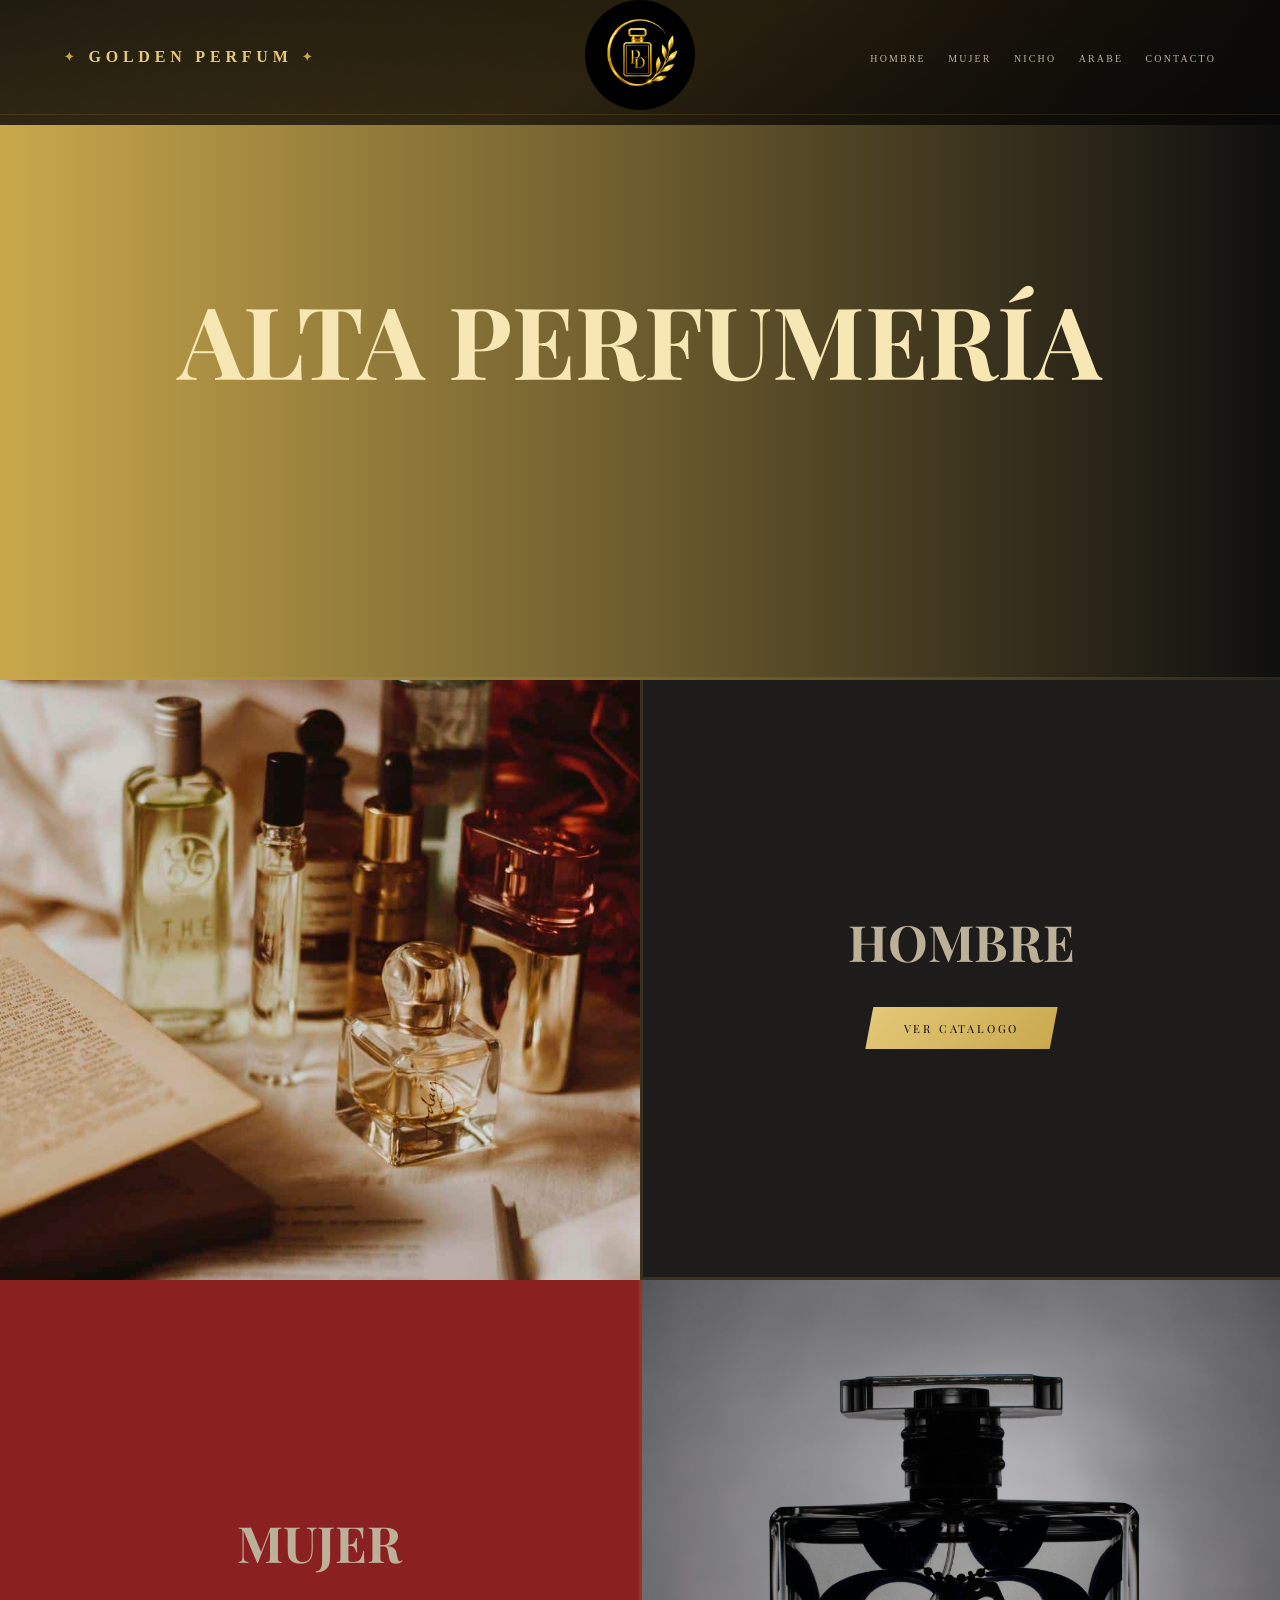
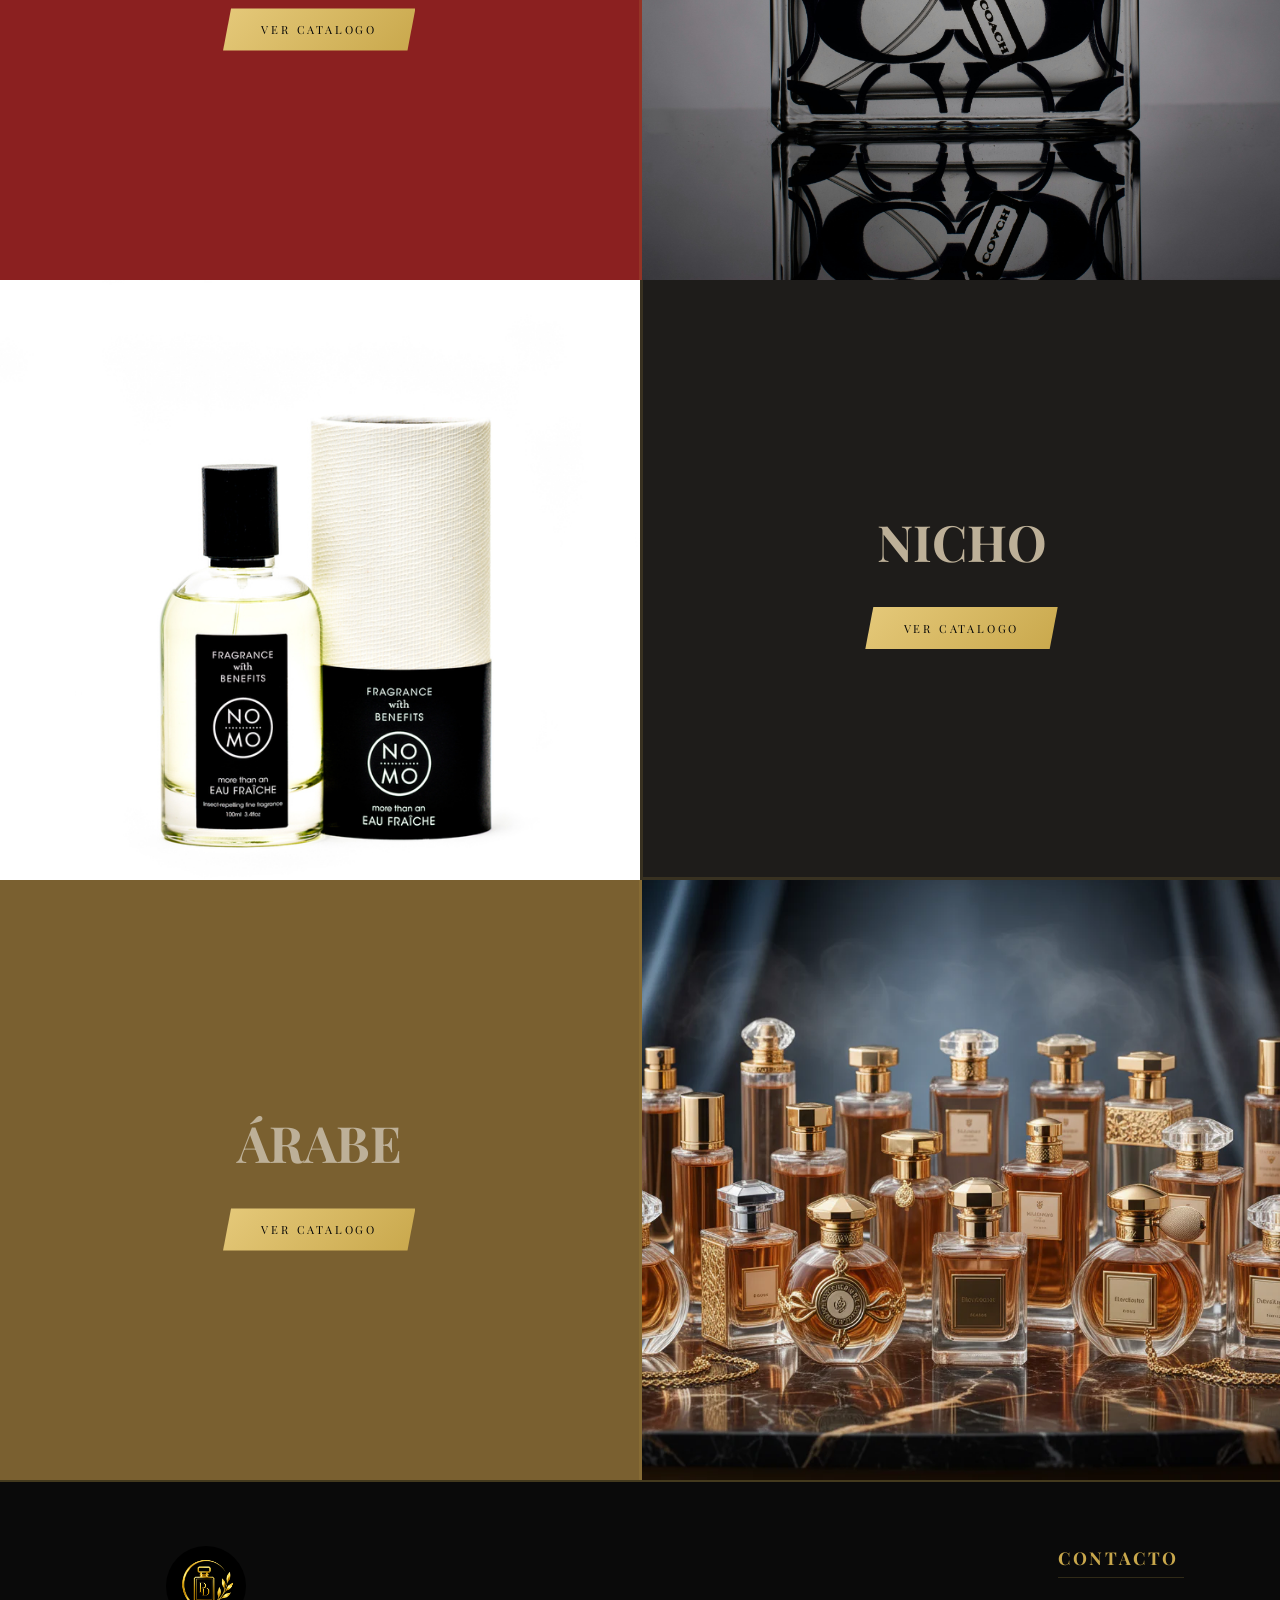
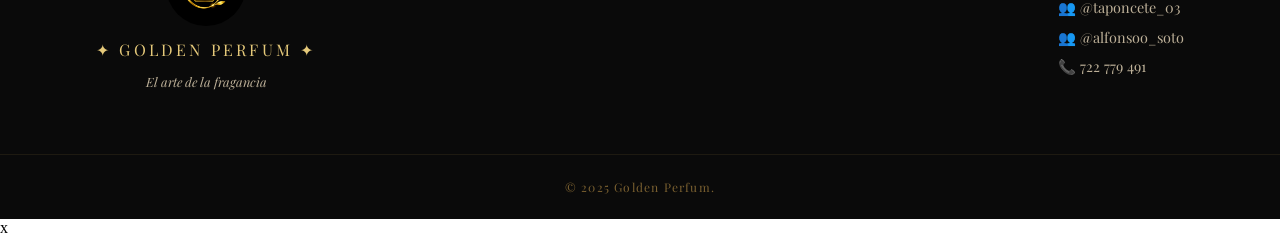
<file: index.html>
<!DOCTYPE html>
<html lang="es">
<head>
    <meta charset="UTF-8">
    <meta name="viewport" content="width=device-width, initial-scale=1.0">
    <link rel="preconnect" href="https://fonts.googleapis.com">
    <link rel="preconnect" href="https://fonts.gstatic.com" crossorigin>
    <link href="https://fonts.googleapis.com/css2?family=Playfair+Display:ital,wght@0,400..900;1,400..900&display=swap" rel="stylesheet">
    <link rel="stylesheet" href="style.css">
    <title>Página Principal</title>
</head>
<body>

    <header class="header1">
        <div class="header2"></div>
        <img src="IMAGENES\logobueno.png" class="logo">
        <nav class="nav">
            <div class="nav__logo">
                <span class="nav__logo-gold">✦</span>
                <span>GOLDEN PERFUM</span>
                <span class="nav__logo-gold">✦</span>
            </div>
            <ul class="nav_link">
                <li><a href="#hombre">HOMBRE</a></li>
                <li><a href="#mujer">MUJER</a></li>
                <li><a href="#nicho">NICHO</a></li>
                <li><a href="#arabe">ARABE</a></li>
                <li><a href="#contacto">CONTACTO</a></li>
            </ul>
        </nav>
        <div class="presentation">
            <h1 class="title1">alta perfumería</h1>
        </div>
    </header>

    <!-- SECCION HOMBRE -->
    <section id="hombre" class="collection-hombre">
        <div class="hombre-wrapper">
            <div class="div-img">
            <img src="IMAGENES\cznmcy1wcml2yxrll3jhd3bpegvsx2ltywdlcy93zwjzaxrlx2nvbnrlbnqvbhivbnm3nzi3lwltywdllwt3dnlhdtn0lmpwzw.jpg" class="img-hombre">
            </div>
            <div class="hombre-right">
                <div class="container-hombre">
                    <h1 class="title-hombre">hombre</h1>
                    <div class="container-btn">
                        <a class="btn-hombre" href="hombre.html">Ver catalogo</a>
                    </div>
                </div>
            </div>
        </div>
    </section>

    <!-- SECCION MUJER -->
    <section id="mujer" class="collection-mujer">
        <div class="mujer-wrapper">
            <div class="mujer-left">
                <h1 class="title-mujer">Mujer</h1>
                <div class="container-btn">
                    <a class="btn-mujer" href="mujer.html">Ver catalogo</a>
                </div>
            </div>
            <div class="mujer-right">
                <img src="IMAGENES\pexels-photo-258244.jpeg" class="img-mujer">
            </div>
        </div>
    </section>

    <!-- SECCION NICHO -->
    <section id="nicho" class="collection-nicho">
        <div class="nicho-wrapper">
            <div class="nicho-left">
                <img src="IMAGENES\o.56455.jpg" class="img-nicho">
            </div>
            <div class="nicho-right">
                <div class="container-nicho">
                    <h1 class="title-nicho">Nicho</h1>
                    <div class="container-btn">
                        <a class="btn-nicho" href="nicho.html">Ver catalogo</a>
                    </div>
                </div>
            </div>
        </div>
    </section>

    <!-- SECCION ARABE -->
    <section id="arabe" class="collection-arabe">
        <div class="arabe-wrapper">
            <div class="arabe-left">
                <h1 class="title-arabe">Árabe</h1>
                <div class="container-btn">
                    <a class="btn-arabe" href="arabe.html">Ver catalogo</a>
                </div>
            </div>
            <div class="arabe-right">
                <img src="IMAGENES\a-lot-of-colognes-and-perfumes.webp" class="img-arabe">
            </div>
        </div>
    </section>

    <!-- FOOTER / CONTACTO -->
    <footer id="contacto" class="footer">
        <div class="footer-top">
            <div class="footer-logo">
                <img src="IMAGENES\logobueno.png" class="footer-logo-img">
                <p class="footer-brand">✦ GOLDEN PERFUM ✦</p>
                <p class="footer-slogan">El arte de la fragancia</p>
            </div>

            <div class="footer-contacto">
                <h3 class="footer-title">Contacto</h3>
                <div class="footer-info">
                    <p>👥 @taponcete_03</p>
                    <p>👥 @alfonsoo_soto</p>
                    <p>📞 722 779 491</p>
                </div>
            </div>
            <!-- <div class="footer-redes">
                <h3 class="footer-title">Síguenos</h3>
                <div class="footer-social">
                    <a href="#" class="social-link">Instagram</a>
                    <a href="#" class="social-link">Facebook</a>
                    <a href="#" class="social-link">WhatsApp</a>
                </div>
            </div> --> 
        </div>

        <div class="footer-bottom">
            <p>© 2025 Golden Perfum.</p>
        </div>
    </footer>

</body>
</html>x
</file>
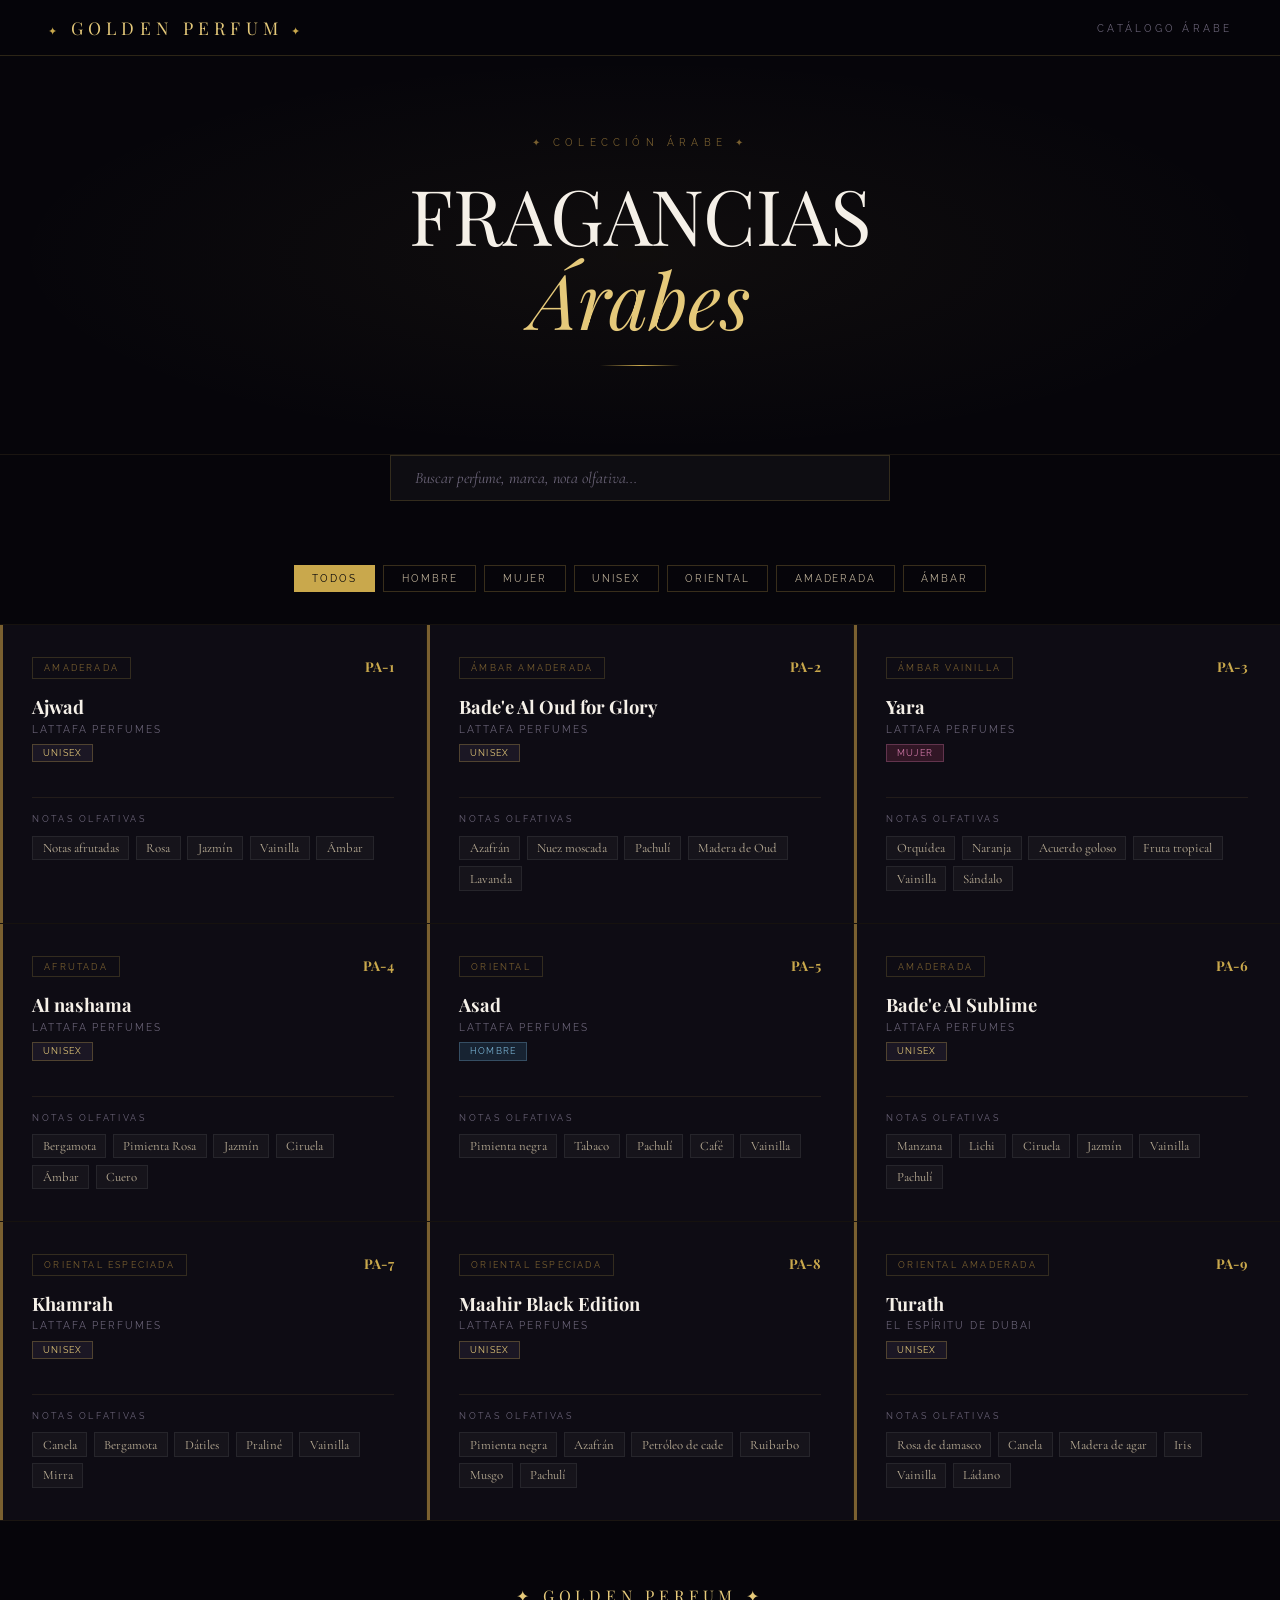
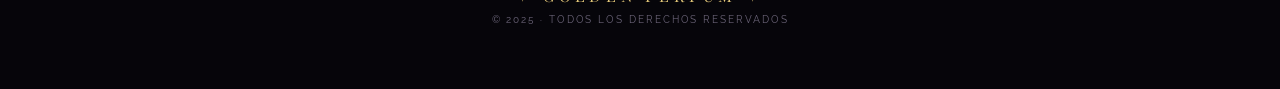
<file: arabe.html>
<!DOCTYPE html>
<html lang="es">
<head>
    <meta charset="UTF-8">
    <meta name="viewport" content="width=device-width, initial-scale=1.0">
    <title>Golden Perfum — Catálogo Árabe</title>
    <link href="https://fonts.googleapis.com/css2?family=Playfair+Display:ital,wght@0,400;0,700;0,900;1,400;1,700&family=Cormorant+Garamond:wght@300;400;500&family=Raleway:wght@300;400;500;600&display=swap" rel="stylesheet">
    <style>
        :root {
            --black: #06050a;
            --dark: #0e0c14;
            --dark-card: #13111a;
            --gold: #c9a84c;
            --gold-light: #e5c97a;
            --gold-dim: #7a6030;
            --white: #f5f0e8;
            --white-dim: #bdb098;
            --muted: #6b6478;
        }

        * { margin: 0; padding: 0; box-sizing: border-box; }

        body {
            background: var(--black);
            color: var(--white);
            font-family: 'Cormorant Garamond', serif;
            overflow-x: hidden;
        }

        .header {
            position: sticky;
            top: 0;
            z-index: 100;
            background: rgba(6,5,10,0.95);
            backdrop-filter: blur(10px);
            border-bottom: 1px solid rgba(201,168,76,0.2);
            padding: 1rem 3rem;
            display: flex;
            justify-content: space-between;
            align-items: center;
        }

        .header-brand {
            font-family: 'Playfair Display', serif;
            font-size: 1.1rem;
            letter-spacing: 0.3em;
            color: var(--gold-light);
        }

        .header-brand span { color: var(--gold); font-size: 0.7rem; }

        .header-sub {
            font-family: 'Raleway', sans-serif;
            font-size: 0.65rem;
            letter-spacing: 0.3em;
            color: var(--muted);
            text-transform: uppercase;
        }

        .hero {
            text-align: center;
            padding: 5rem 2rem 4rem;
            border-bottom: 1px solid rgba(201,168,76,0.1);
            background: radial-gradient(ellipse at center, rgba(201,168,76,0.05) 0%, transparent 70%);
        }

        .hero-pre {
            font-family: 'Raleway', sans-serif;
            font-size: 0.65rem;
            letter-spacing: 0.5em;
            color: var(--gold-dim);
            text-transform: uppercase;
            margin-bottom: 1.5rem;
        }

        .hero-title {
            font-family: 'Playfair Display', serif;
            font-size: clamp(2.5rem, 6vw, 5rem);
            font-weight: 400;
            color: var(--white);
            line-height: 1.1;
            margin-bottom: 1rem;
        }

        .hero-title em { color: var(--gold-light); font-style: italic; }

        .hero-divider {
            width: 80px;
            height: 1px;
            background: linear-gradient(90deg, transparent, var(--gold), transparent);
            margin: 1.5rem auto;
        }

        .filters {
            display: flex;
            gap: 0.5rem;
            justify-content: center;
            flex-wrap: wrap;
            padding: 2rem 3rem;
            border-bottom: 1px solid rgba(201,168,76,0.08);
        }

        .filter-btn {
            font-family: 'Raleway', sans-serif;
            font-size: 0.6rem;
            letter-spacing: 0.2em;
            text-transform: uppercase;
            padding: 0.45rem 1.1rem;
            border: 1px solid rgba(201,168,76,0.25);
            background: transparent;
            color: var(--white-dim);
            cursor: pointer;
            transition: all 0.3s;
        }

        .filter-btn:hover, .filter-btn.active {
            background: var(--gold);
            color: var(--black);
            border-color: var(--gold);
        }

        .search-wrap {
            padding: 0 3rem 2rem;
            display: flex;
            justify-content: center;
        }

        .search-input {
            width: 100%;
            max-width: 500px;
            background: rgba(255,255,255,0.03);
            border: 1px solid rgba(201,168,76,0.2);
            color: var(--white);
            font-family: 'Cormorant Garamond', serif;
            font-size: 1rem;
            padding: 0.75rem 1.5rem;
            outline: none;
            transition: border-color 0.3s;
        }

        .search-input::placeholder { color: var(--muted); font-style: italic; }
        .search-input:focus { border-color: var(--gold); }

        .catalog-grid {
            display: grid;
            grid-template-columns: repeat(auto-fill, minmax(340px, 1fr));
            gap: 1px;
            background: rgba(201,168,76,0.08);
        }

        .perfume-card {
            background: var(--dark);
            padding: 2rem;
            transition: all 0.3s;
            position: relative;
            overflow: hidden;
        }

        .perfume-card::before {
            content: '';
            position: absolute;
            top: 0; left: 0;
            width: 3px;
            height: 100%;
            background: var(--gold-dim);
            transition: background 0.3s;
        }

        .perfume-card:hover {
            background: var(--dark-card);
            transform: translateY(-2px);
            z-index: 1;
            box-shadow: 0 10px 40px rgba(0,0,0,0.5);
        }

        .perfume-card:hover::before { background: var(--gold); }

        .card-top {
            display: flex;
            justify-content: space-between;
            align-items: flex-start;
            margin-bottom: 1rem;
        }

        .card-category {
            font-family: 'Raleway', sans-serif;
            font-size: 0.55rem;
            letter-spacing: 0.25em;
            text-transform: uppercase;
            color: var(--gold-dim);
            padding: 0.3rem 0.7rem;
            border: 1px solid rgba(201,168,76,0.2);
        }

        .card-pg {
            font-family: 'Playfair Display', serif;
            font-size: 0.85rem;
            color: var(--gold);
            font-weight: 700;
        }

        .card-name {
            font-family: 'Playfair Display', serif;
            font-size: 1.15rem;
            font-weight: 700;
            color: var(--white);
            margin-bottom: 0.3rem;
            line-height: 1.3;
        }

        .card-brand {
            font-family: 'Raleway', sans-serif;
            font-size: 0.6rem;
            letter-spacing: 0.2em;
            text-transform: uppercase;
            color: var(--muted);
            margin-bottom: 0.4rem;
        }

        .card-gender {
            display: inline-block;
            font-family: 'Raleway', sans-serif;
            font-size: 0.55rem;
            letter-spacing: 0.15em;
            text-transform: uppercase;
            padding: 0.2rem 0.6rem;
            margin-bottom: 1.2rem;
        }

        .card-gender.hombre { background: rgba(26,42,58,0.8); color: #7ab3d4; border: 1px solid rgba(122,179,212,0.3); }
        .card-gender.mujer  { background: rgba(58,26,42,0.8); color: #d47aaa; border: 1px solid rgba(212,122,170,0.3); }
        .card-gender.unisex { background: rgba(30,27,40,0.8); color: var(--gold-light); border: 1px solid rgba(201,168,76,0.3); }

        .card-divider {
            height: 1px;
            background: rgba(201,168,76,0.1);
            margin: 1rem 0;
        }

        .card-notes-label {
            font-family: 'Raleway', sans-serif;
            font-size: 0.55rem;
            letter-spacing: 0.3em;
            text-transform: uppercase;
            color: var(--muted);
            margin-bottom: 0.7rem;
        }

        .card-notes {
            display: flex;
            flex-wrap: wrap;
            gap: 0.4rem;
        }

        .note-tag {
            font-family: 'Cormorant Garamond', serif;
            font-size: 0.8rem;
            color: var(--white-dim);
            padding: 0.2rem 0.6rem;
            background: rgba(255,255,255,0.03);
            border: 1px solid rgba(255,255,255,0.07);
            transition: all 0.2s;
        }

        .perfume-card:hover .note-tag {
            border-color: rgba(201,168,76,0.2);
            color: var(--white);
        }

        .footer {
            text-align: center;
            padding: 4rem 2rem;
            border-top: 1px solid rgba(201,168,76,0.1);
        }

        .footer-logo {
            font-family: 'Playfair Display', serif;
            font-size: 1rem;
            letter-spacing: 0.3em;
            color: var(--gold-light);
            margin-bottom: 0.5rem;
        }

        .footer-copy {
            font-family: 'Raleway', sans-serif;
            font-size: 0.6rem;
            letter-spacing: 0.2em;
            color: var(--muted);
            text-transform: uppercase;
        }
    </style>
</head>
<body>

<header class="header">
    <div class="header-brand"><span>✦ </span>GOLDEN PERFUM<span> ✦</span></div>
    <div class="header-sub">Catálogo Árabe</div>
</header>

<div class="hero">
    <p class="hero-pre">✦ Colección Árabe ✦</p>
    <h1 class="hero-title">FRAGANCIAS<br><em>Árabes</em></h1>
    <div class="hero-divider"></div>
</div>

<div class="search-wrap">
    <input class="search-input" type="text" id="searchInput" placeholder="Buscar perfume, marca, nota olfativa...">
</div>

<div class="filters">
    <button class="filter-btn active" onclick="filterBy('todos', event)">Todos</button>
    <button class="filter-btn" onclick="filterBy('HOMBRE', event)">Hombre</button>
    <button class="filter-btn" onclick="filterBy('MUJER', event)">Mujer</button>
    <button class="filter-btn" onclick="filterBy('UNISEX', event)">Unisex</button>
    <button class="filter-btn" onclick="filterBy('ORIENTAL', event)">Oriental</button>
    <button class="filter-btn" onclick="filterBy('AMADERADA', event)">Amaderada</button>
    <button class="filter-btn" onclick="filterBy('ÁMBAR', event)">Ámbar</button>
</div>

<div id="catalogGrid" class="catalog-grid"></div>

<footer class="footer">
    <div class="footer-logo">✦ GOLDEN PERFUM ✦</div>
    <p class="footer-copy">© 2025 · Todos los derechos reservados</p>
</footer>

<script>
const perfumes = [
    { pg:"PA-1", nombre:"Ajwad", marca:"Lattafa Perfumes", genero:"UNISEX", categoria:"AMADERADA", notas:["Notas afrutadas","Rosa","Jazmín","Vainilla","Ámbar"] },
    { pg:"PA-2", nombre:"Bade'e Al Oud for Glory", marca:"Lattafa Perfumes", genero:"UNISEX", categoria:"ÁMBAR AMADERADA", notas:["Azafrán","Nuez moscada","Pachulí","Madera de Oud","Lavanda"] },
    { pg:"PA-3", nombre:"Yara", marca:"Lattafa Perfumes", genero:"MUJER", categoria:"ÁMBAR VAINILLA", notas:["Orquídea","Naranja","Acuerdo goloso","Fruta tropical","Vainilla","Sándalo"] },
    { pg:"PA-4", nombre:"Al nashama", marca:"Lattafa Perfumes", genero:"UNISEX", categoria:"AFRUTADA", notas:["Bergamota","Pimienta Rosa","Jazmín","Ciruela","Ámbar","Cuero"] },
    { pg:"PA-5", nombre:"Asad", marca:"Lattafa Perfumes", genero:"HOMBRE", categoria:"ORIENTAL", notas:["Pimienta negra","Tabaco","Pachulí","Café","Vainilla"] },
    { pg:"PA-6", nombre:"Bade'e Al Sublime", marca:"Lattafa Perfumes", genero:"UNISEX", categoria:"AMADERADA", notas:["Manzana","Lichi","Ciruela","Jazmín","Vainilla","Pachulí"] },
    { pg:"PA-7", nombre:"Khamrah", marca:"Lattafa Perfumes", genero:"UNISEX", categoria:"ORIENTAL ESPECIADA", notas:["Canela","Bergamota","Dátiles","Praliné","Vainilla","Mirra"] },
    { pg:"PA-8", nombre:"Maahir Black Edition", marca:"Lattafa Perfumes", genero:"UNISEX", categoria:"ORIENTAL ESPECIADA", notas:["Pimienta negra","Azafrán","Petróleo de cade","Ruibarbo","Musgo","Pachulí"] },
    { pg:"PA-9", nombre:"Turath", marca:"El espíritu de Dubai", genero:"UNISEX", categoria:"ORIENTAL AMADERADA", notas:["Rosa de damasco","Canela","Madera de agar","Iris","Vainilla","Ládano"] },
];

let activeFilter = 'todos';

function getGenderClass(g) {
    if (g === 'HOMBRE') return 'hombre';
    if (g === 'MUJER') return 'mujer';
    return 'unisex';
}

function renderCards(list) {
    const grid = document.getElementById('catalogGrid');
    if (list.length === 0) {
        grid.innerHTML = '<div style="padding:4rem;text-align:center;color:var(--muted);font-family:Cormorant Garamond,serif;font-size:1.2rem;font-style:italic;grid-column:1/-1;">No se encontraron fragancias</div>';
        return;
    }
    grid.innerHTML = list.map(p => `
        <div class="perfume-card">
            <div class="card-top">
                <span class="card-category">${p.categoria}</span>
                <span class="card-pg">${p.pg}</span>
            </div>
            <div class="card-name">${p.nombre}</div>
            <div class="card-brand">${p.marca}</div>
            <span class="card-gender ${getGenderClass(p.genero)}">${p.genero}</span>
            <div class="card-divider"></div>
            <div class="card-notes-label">Notas olfativas</div>
            <div class="card-notes">
                ${p.notas.map(n => `<span class="note-tag">${n}</span>`).join('')}
            </div>
        </div>
    `).join('');
}

function filterBy(filter, e) {
    activeFilter = filter;
    document.querySelectorAll('.filter-btn').forEach(b => b.classList.remove('active'));
    e.target.classList.add('active');
    applyFilters();
}

function applyFilters() {
    const q = document.getElementById('searchInput').value.toLowerCase();
    let list = perfumes;
    if (activeFilter !== 'todos') {
        list = list.filter(p =>
            p.genero === activeFilter ||
            p.categoria.toUpperCase().includes(activeFilter.toUpperCase())
        );
    }
    if (q) {
        list = list.filter(p =>
            p.nombre.toLowerCase().includes(q) ||
            p.marca.toLowerCase().includes(q) ||
            p.notas.some(n => n.toLowerCase().includes(q)) ||
            p.categoria.toLowerCase().includes(q) ||
            p.pg.toLowerCase().includes(q)
        );
    }
    renderCards(list);
}

document.getElementById('searchInput').addEventListener('input', applyFilters);
renderCards(perfumes);
</script>
</body>
</html>
</file>
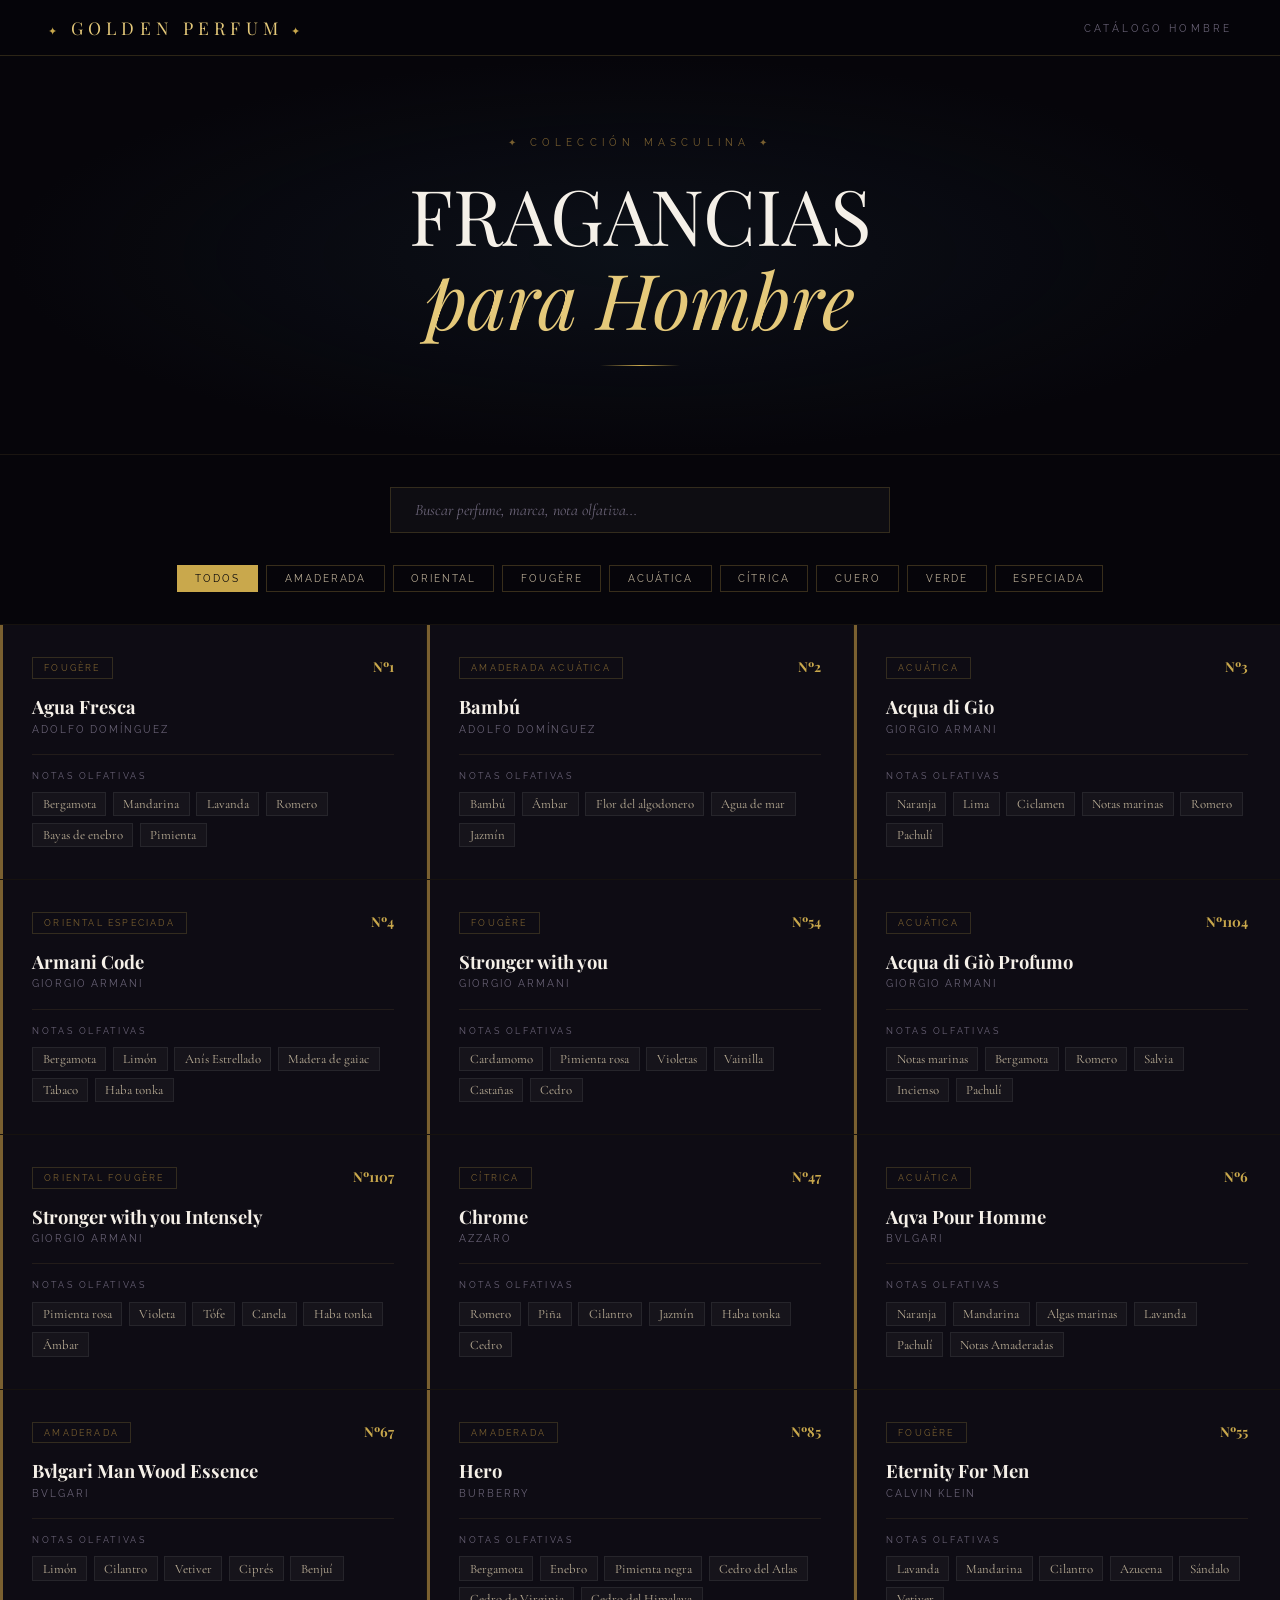
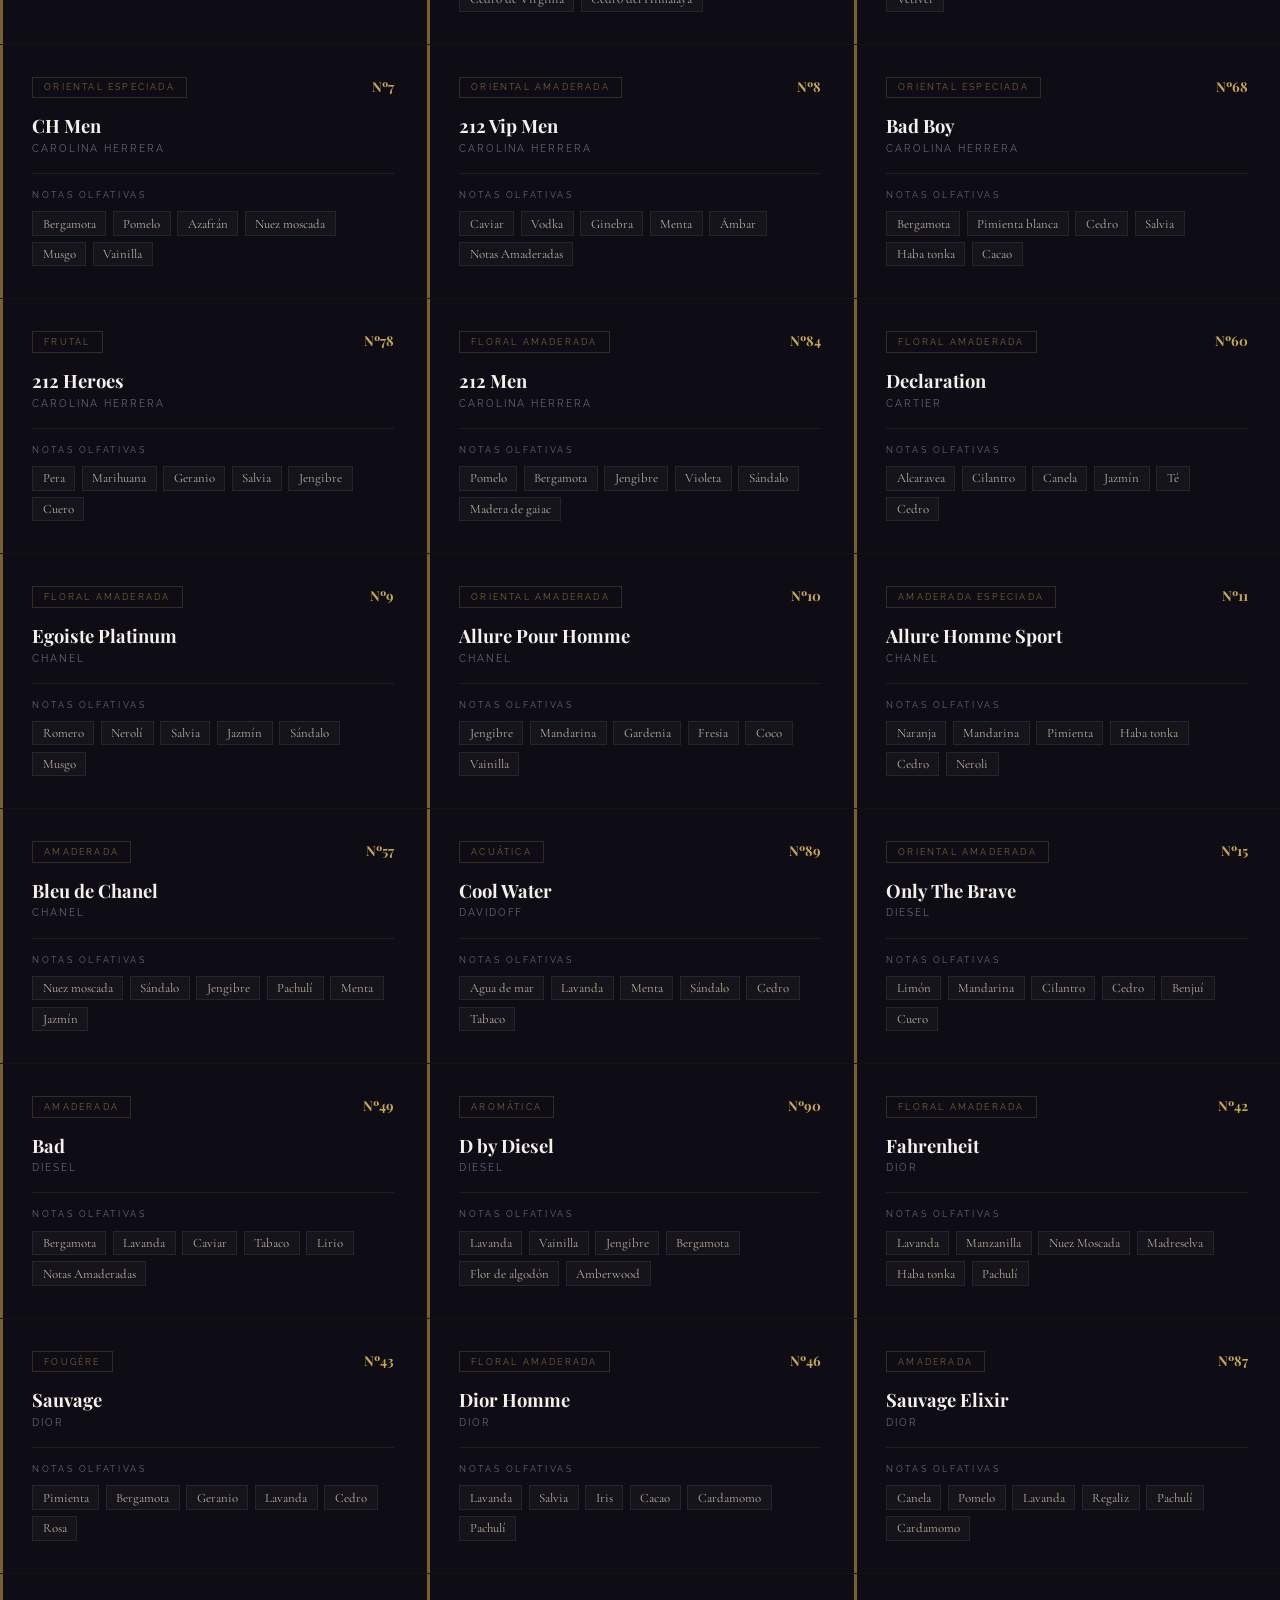
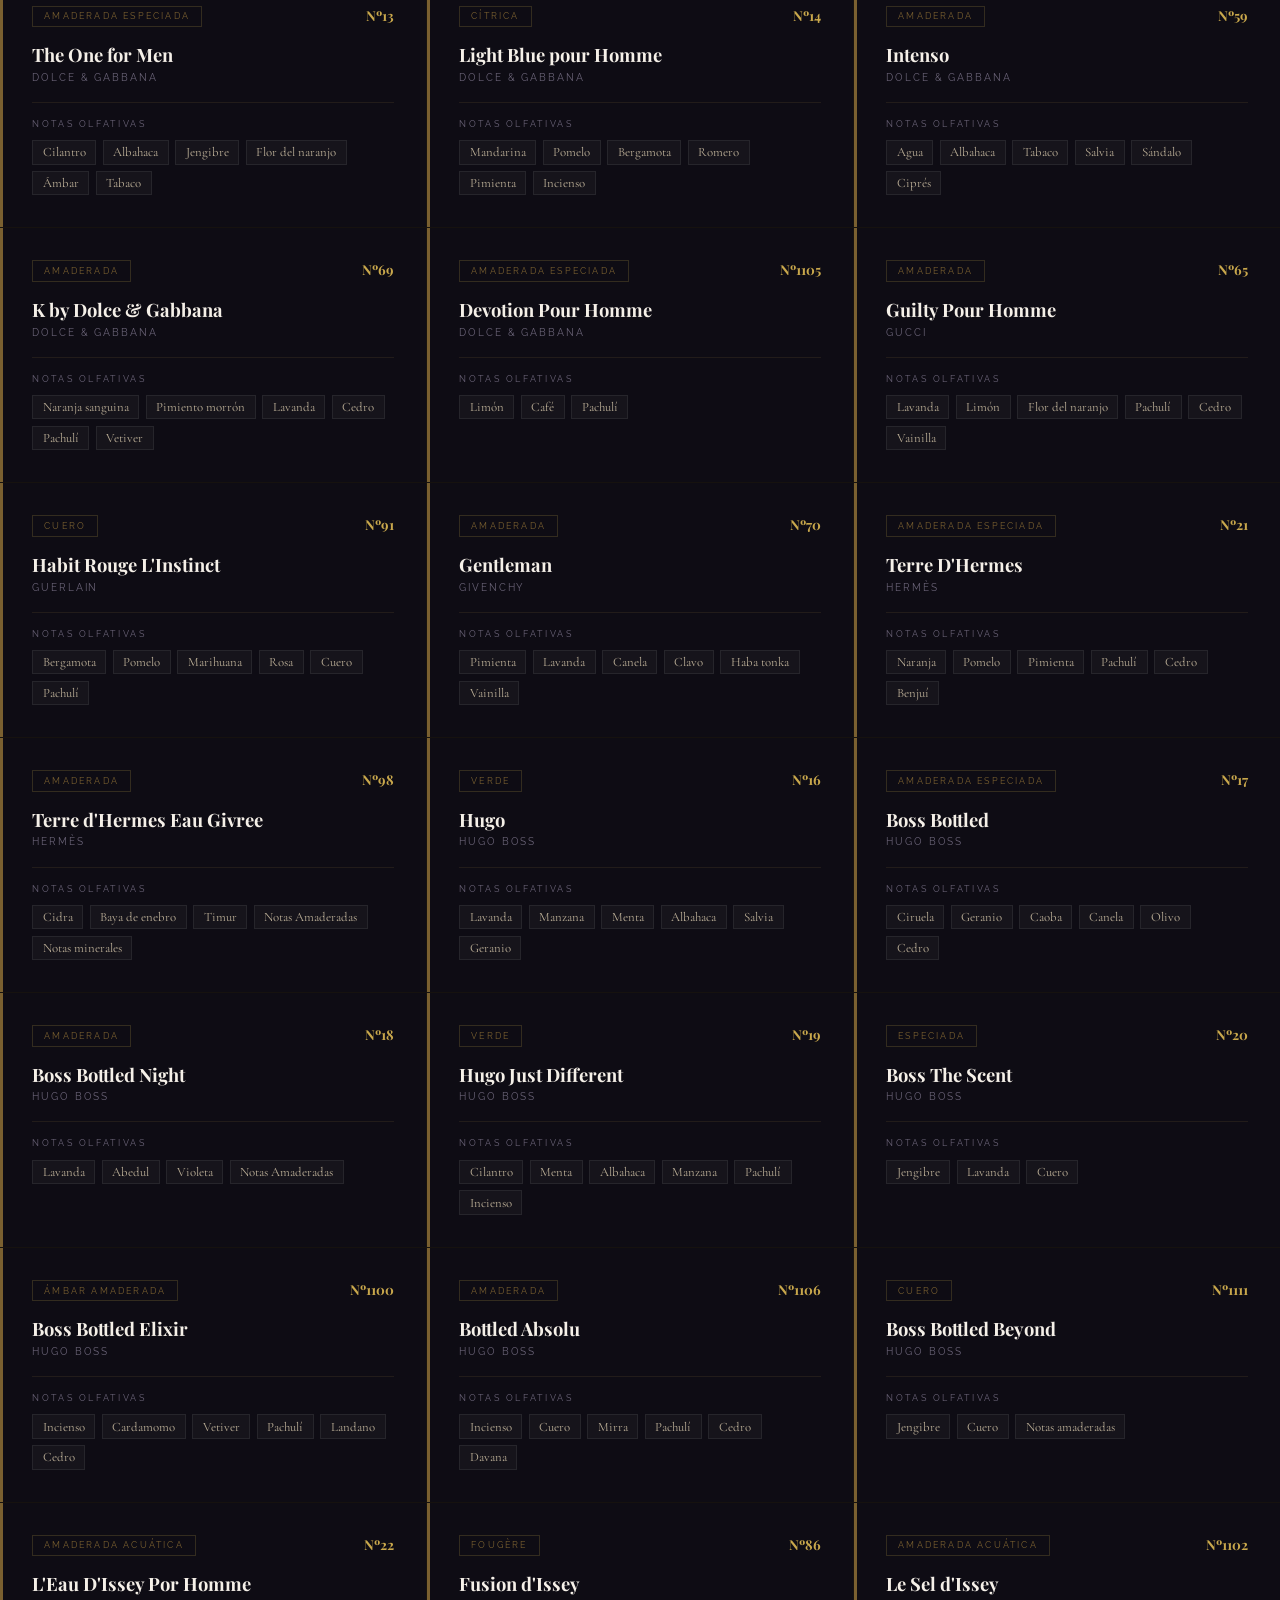
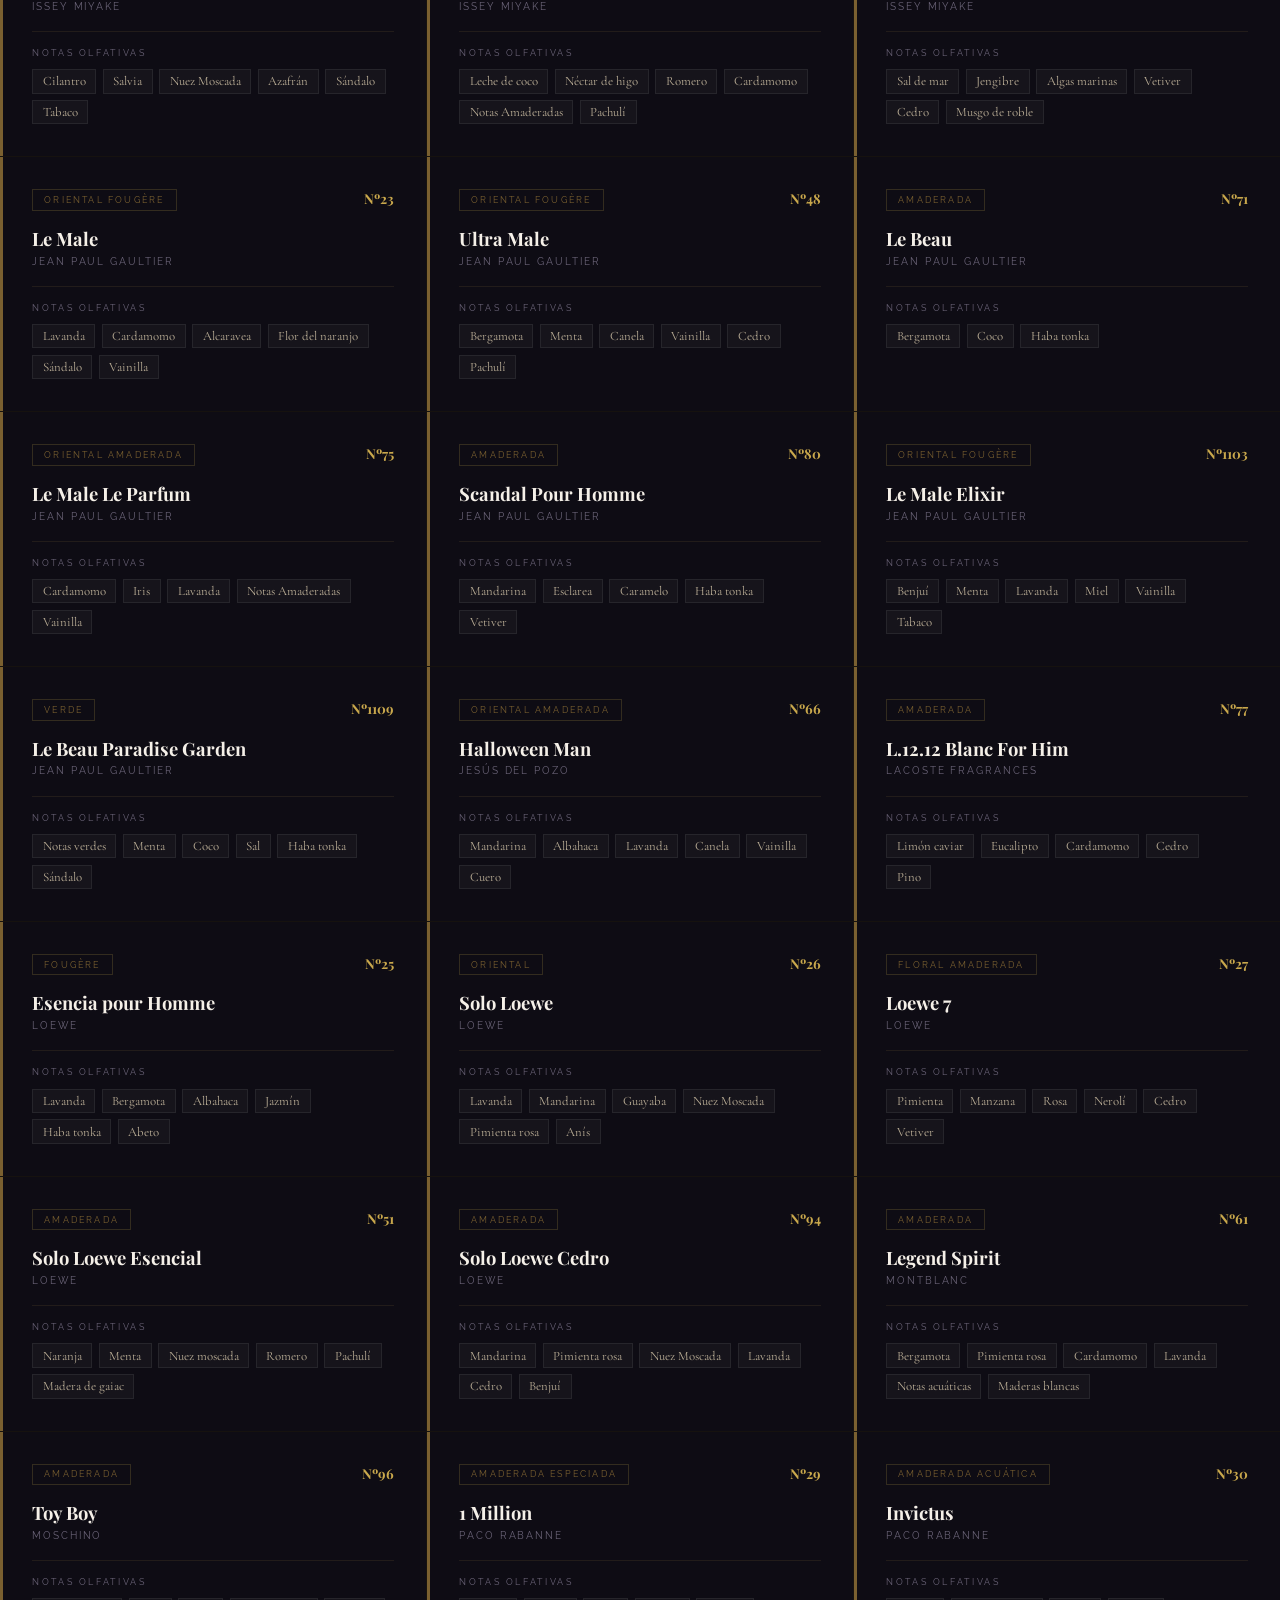
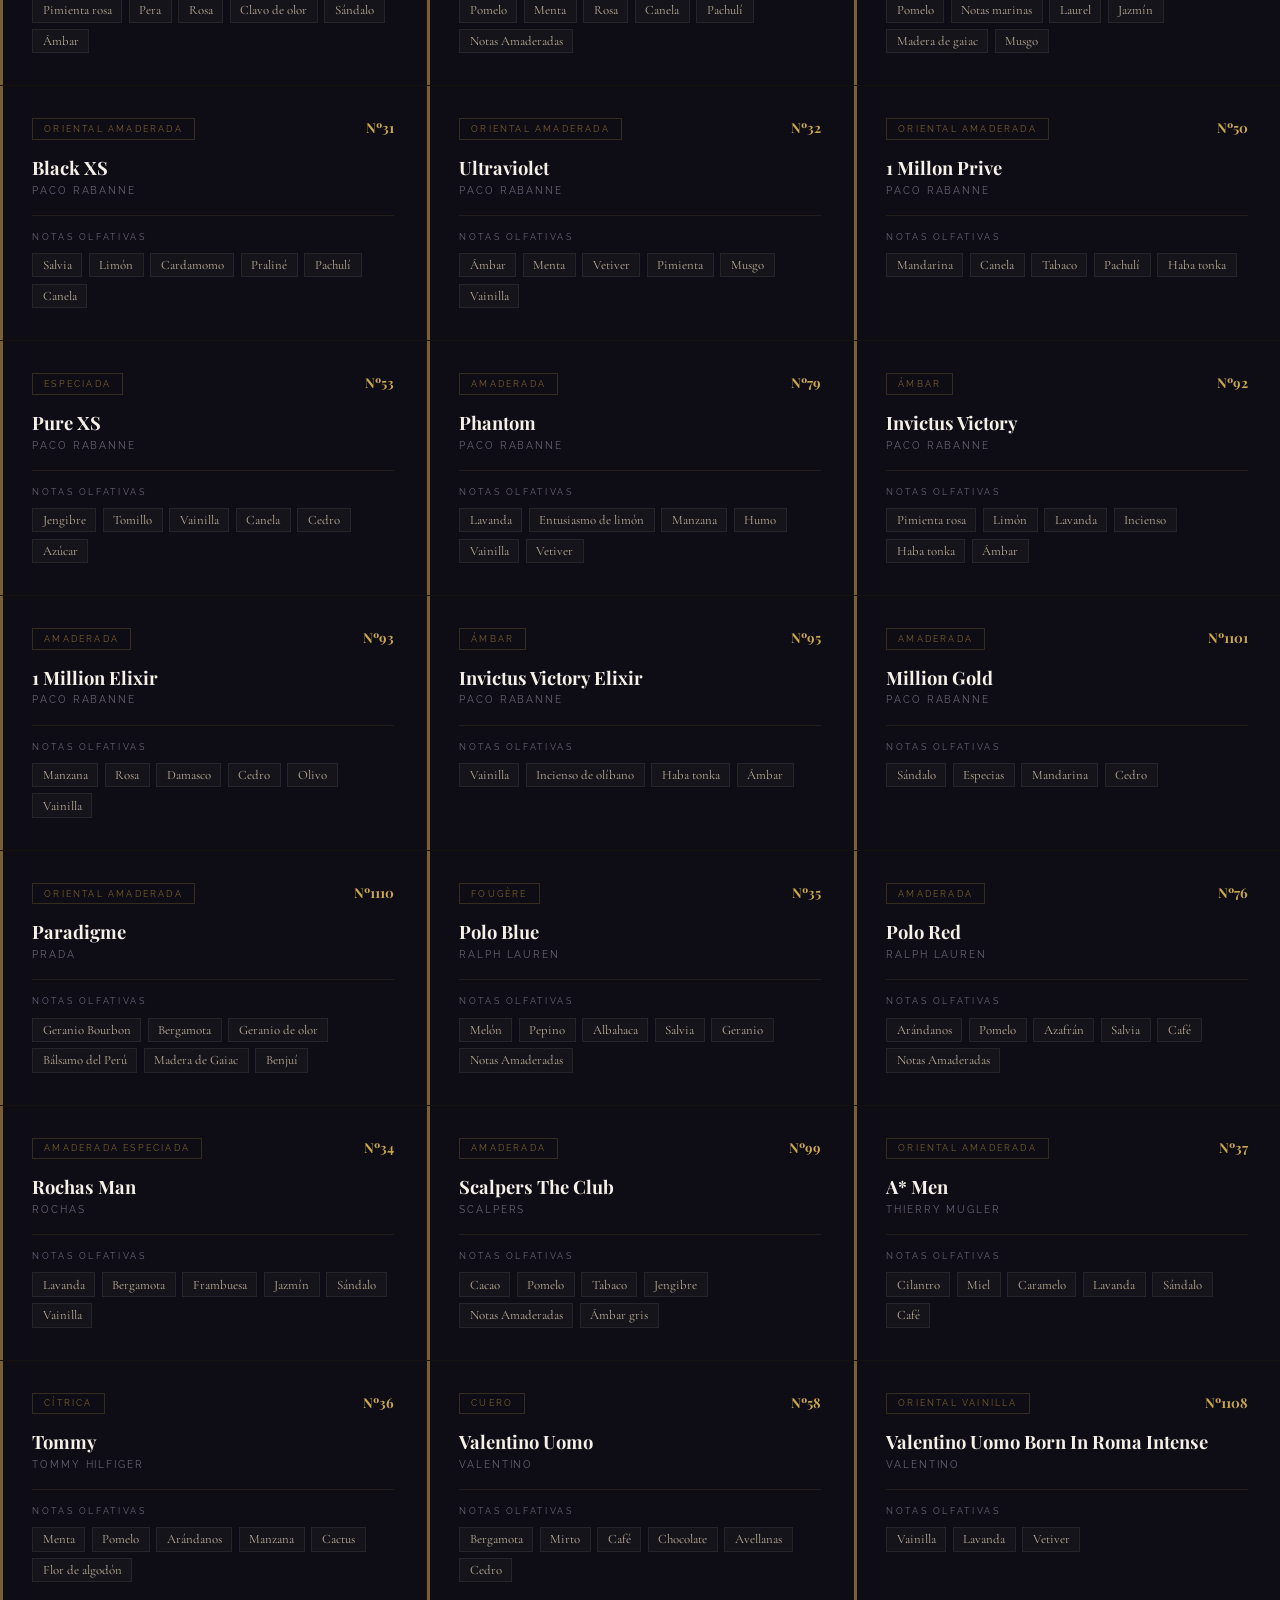
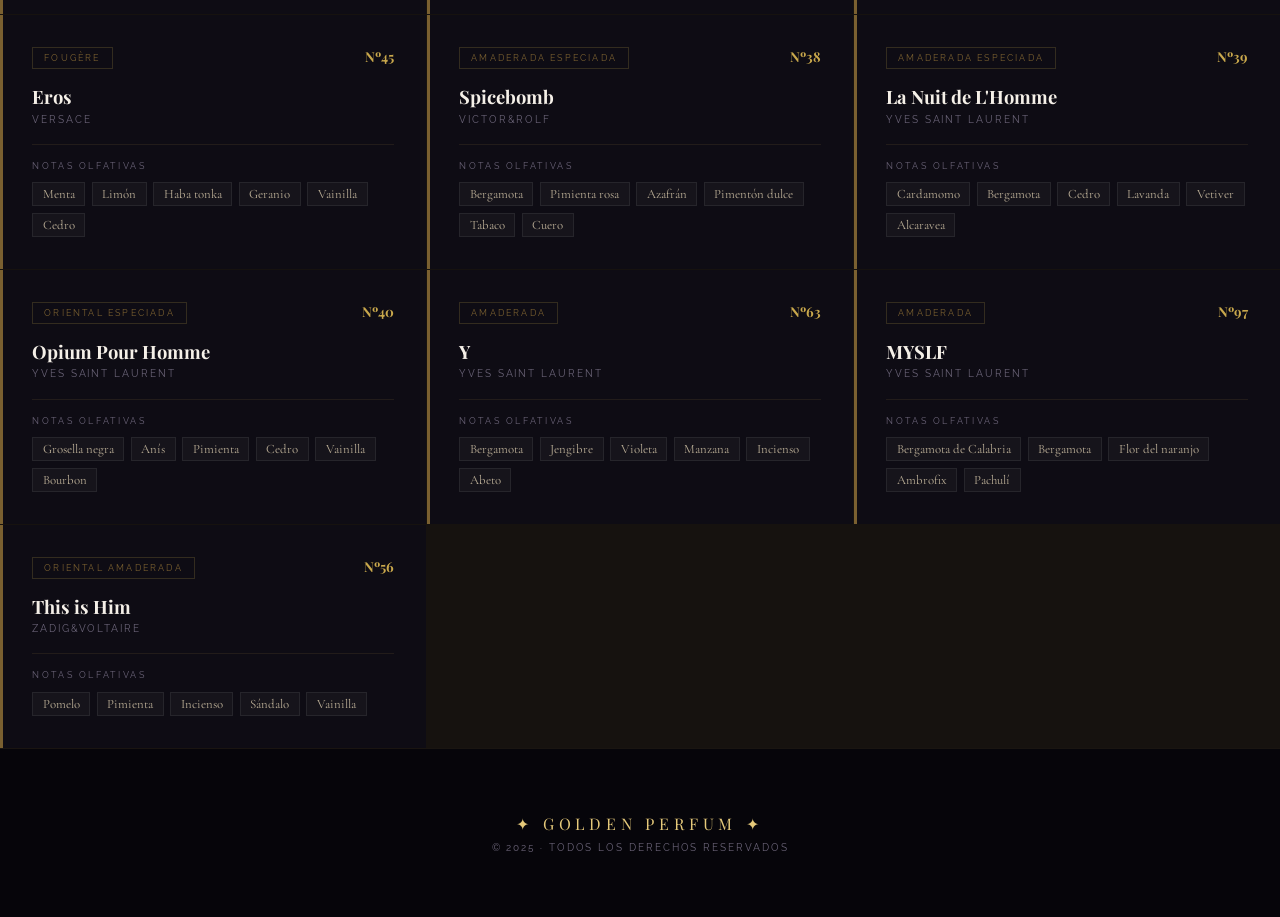
<file: hombre.html>
<!DOCTYPE html>
<html lang="es">
<head>
    <meta charset="UTF-8">
    <meta name="viewport" content="width=device-width, initial-scale=1.0">
    <title>Golden Perfum — Catálogo Hombre</title>
    <link href="https://fonts.googleapis.com/css2?family=Playfair+Display:ital,wght@0,400;0,700;0,900;1,400;1,700&family=Cormorant+Garamond:wght@300;400;500&family=Raleway:wght@300;400;500;600&display=swap" rel="stylesheet">
    <style>
        :root {
            --black: #06050a;
            --dark: #0e0c14;
            --dark-card: #13111a;
            --gold: #c9a84c;
            --gold-light: #e5c97a;
            --gold-dim: #7a6030;
            --white: #f5f0e8;
            --white-dim: #bdb098;
            --muted: #6b6478;
        }
        * { margin: 0; padding: 0; box-sizing: border-box; }
        body { background: var(--black); color: var(--white); font-family: 'Cormorant Garamond', serif; overflow-x: hidden; }
        .header { position: sticky; top: 0; z-index: 100; background: rgba(6,5,10,0.95); backdrop-filter: blur(10px); border-bottom: 1px solid rgba(201,168,76,0.2); padding: 1rem 3rem; display: flex; justify-content: space-between; align-items: center; }
        .header-brand { font-family: 'Playfair Display', serif; font-size: 1.1rem; letter-spacing: 0.3em; color: var(--gold-light); }
        .header-brand span { color: var(--gold); font-size: 0.7rem; }
        .header-sub { font-family: 'Raleway', sans-serif; font-size: 0.65rem; letter-spacing: 0.3em; color: var(--muted); text-transform: uppercase; }
        .hero { text-align: center; padding: 5rem 2rem 4rem; border-bottom: 1px solid rgba(201,168,76,0.1); background: radial-gradient(ellipse at center, rgba(26,42,58,0.3) 0%, transparent 70%); }
        .hero-pre { font-family: 'Raleway', sans-serif; font-size: 0.65rem; letter-spacing: 0.5em; color: var(--gold-dim); text-transform: uppercase; margin-bottom: 1.5rem; }
        .hero-title { font-family: 'Playfair Display', serif; font-size: clamp(2.5rem, 6vw, 5rem); font-weight: 400; color: var(--white); line-height: 1.1; margin-bottom: 1rem; }
        .hero-title em { color: var(--gold-light); font-style: italic; }
        .hero-divider { width: 80px; height: 1px; background: linear-gradient(90deg, transparent, var(--gold), transparent); margin: 1.5rem auto; }
        .search-wrap { padding: 2rem 3rem; display: flex; justify-content: center; }
        .search-input { width: 100%; max-width: 500px; background: rgba(255,255,255,0.03); border: 1px solid rgba(201,168,76,0.2); color: var(--white); font-family: 'Cormorant Garamond', serif; font-size: 1rem; padding: 0.75rem 1.5rem; outline: none; transition: border-color 0.3s; }
        .search-input::placeholder { color: var(--muted); font-style: italic; }
        .search-input:focus { border-color: var(--gold); }
        .filters { display: flex; gap: 0.5rem; justify-content: center; flex-wrap: wrap; padding: 0 3rem 2rem; border-bottom: 1px solid rgba(201,168,76,0.08); }
        .filter-btn { font-family: 'Raleway', sans-serif; font-size: 0.6rem; letter-spacing: 0.2em; text-transform: uppercase; padding: 0.45rem 1.1rem; border: 1px solid rgba(201,168,76,0.25); background: transparent; color: var(--white-dim); cursor: pointer; transition: all 0.3s; }
        .filter-btn:hover, .filter-btn.active { background: var(--gold); color: var(--black); border-color: var(--gold); }
        .catalog-grid { display: grid; grid-template-columns: repeat(auto-fill, minmax(340px, 1fr)); gap: 1px; background: rgba(201,168,76,0.08); }
        .perfume-card { background: var(--dark); padding: 2rem; transition: all 0.3s; position: relative; overflow: hidden; }
        .perfume-card::before { content: ''; position: absolute; top: 0; left: 0; width: 3px; height: 100%; background: var(--gold-dim); transition: background 0.3s; }
        .perfume-card:hover { background: var(--dark-card); transform: translateY(-2px); z-index: 1; box-shadow: 0 10px 40px rgba(0,0,0,0.5); }
        .perfume-card:hover::before { background: var(--gold); }
        .card-top { display: flex; justify-content: space-between; align-items: flex-start; margin-bottom: 1rem; }
        .card-category { font-family: 'Raleway', sans-serif; font-size: 0.55rem; letter-spacing: 0.25em; text-transform: uppercase; color: var(--gold-dim); padding: 0.3rem 0.7rem; border: 1px solid rgba(201,168,76,0.2); }
        .card-pg { font-family: 'Playfair Display', serif; font-size: 0.85rem; color: var(--gold); font-weight: 700; }
        .card-name { font-family: 'Playfair Display', serif; font-size: 1.15rem; font-weight: 700; color: var(--white); margin-bottom: 0.3rem; line-height: 1.3; }
        .card-brand { font-family: 'Raleway', sans-serif; font-size: 0.6rem; letter-spacing: 0.2em; text-transform: uppercase; color: var(--muted); margin-bottom: 1.2rem; }
        .card-divider { height: 1px; background: rgba(201,168,76,0.1); margin: 1rem 0; }
        .card-notes-label { font-family: 'Raleway', sans-serif; font-size: 0.55rem; letter-spacing: 0.3em; text-transform: uppercase; color: var(--muted); margin-bottom: 0.7rem; }
        .card-notes { display: flex; flex-wrap: wrap; gap: 0.4rem; }
        .note-tag { font-family: 'Cormorant Garamond', serif; font-size: 0.8rem; color: var(--white-dim); padding: 0.2rem 0.6rem; background: rgba(255,255,255,0.03); border: 1px solid rgba(255,255,255,0.07); transition: all 0.2s; }
        .perfume-card:hover .note-tag { border-color: rgba(201,168,76,0.2); color: var(--white); }
        .footer { text-align: center; padding: 4rem 2rem; border-top: 1px solid rgba(201,168,76,0.1); }
        .footer-logo { font-family: 'Playfair Display', serif; font-size: 1rem; letter-spacing: 0.3em; color: var(--gold-light); margin-bottom: 0.5rem; }
        .footer-copy { font-family: 'Raleway', sans-serif; font-size: 0.6rem; letter-spacing: 0.2em; color: var(--muted); text-transform: uppercase; }
    </style>
</head>
<body>

<header class="header">
    <div class="header-brand"><span>✦ </span>GOLDEN PERFUM<span> ✦</span></div>
    <div class="header-sub">Catálogo Hombre</div>
</header>

<div class="hero">
    <p class="hero-pre">✦ Colección Masculina ✦</p>
    <h1 class="hero-title">FRAGANCIAS<br><em>para Hombre</em></h1>
    <div class="hero-divider"></div>
</div>

<div class="search-wrap">
    <input class="search-input" type="text" id="searchInput" placeholder="Buscar perfume, marca, nota olfativa...">
</div>

<div class="filters">
    <button class="filter-btn active" onclick="filterBy('todos',event)">Todos</button>
    <button class="filter-btn" onclick="filterBy('AMADERADA',event)">Amaderada</button>
    <button class="filter-btn" onclick="filterBy('ORIENTAL',event)">Oriental</button>
    <button class="filter-btn" onclick="filterBy('FOUGÈRE',event)">Fougère</button>
    <button class="filter-btn" onclick="filterBy('ACUÁTICA',event)">Acuática</button>
    <button class="filter-btn" onclick="filterBy('CÍTRICA',event)">Cítrica</button>
    <button class="filter-btn" onclick="filterBy('CUERO',event)">Cuero</button>
    <button class="filter-btn" onclick="filterBy('VERDE',event)">Verde</button>
    <button class="filter-btn" onclick="filterBy('ESPECIADA',event)">Especiada</button>
</div>

<div id="catalogGrid" class="catalog-grid"></div>

<footer class="footer">
    <div class="footer-logo">✦ GOLDEN PERFUM ✦</div>
    <p class="footer-copy">© 2025 · Todos los derechos reservados</p>
</footer>

<script>
const perfumes = [
    // Adolfo Domínguez
    { pg:"Nº1",  nombre:"Agua Fresca", marca:"Adolfo Domínguez", categoria:"FOUGÈRE", notas:["Bergamota","Mandarina","Lavanda","Romero","Bayas de enebro","Pimienta"] },
    { pg:"Nº2",  nombre:"Bambú", marca:"Adolfo Domínguez", categoria:"AMADERADA ACUÁTICA", notas:["Bambú","Ámbar","Flor del algodonero","Agua de mar","Jazmín"] },
    // Giorgio Armani
    { pg:"Nº3",  nombre:"Acqua di Gio", marca:"Giorgio Armani", categoria:"ACUÁTICA", notas:["Naranja","Lima","Ciclamen","Notas marinas","Romero","Pachulí"] },
    { pg:"Nº4",  nombre:"Armani Code", marca:"Giorgio Armani", categoria:"ORIENTAL ESPECIADA", notas:["Bergamota","Limón","Anís Estrellado","Madera de gaiac","Tabaco","Haba tonka"] },
    { pg:"Nº54", nombre:"Stronger with you", marca:"Giorgio Armani", categoria:"FOUGÈRE", notas:["Cardamomo","Pimienta rosa","Violetas","Vainilla","Castañas","Cedro"] },
    { pg:"Nº1104",nombre:"Acqua di Giò Profumo", marca:"Giorgio Armani", categoria:"ACUÁTICA", notas:["Notas marinas","Bergamota","Romero","Salvia","Incienso","Pachulí"] },
    { pg:"Nº1107",nombre:"Stronger with you Intensely", marca:"Giorgio Armani", categoria:"ORIENTAL FOUGÈRE", notas:["Pimienta rosa","Violeta","Tófe","Canela","Haba tonka","Ámbar"] },
    // Azzaro
    { pg:"Nº47", nombre:"Chrome", marca:"Azzaro", categoria:"CÍTRICA", notas:["Romero","Piña","Cilantro","Jazmín","Haba tonka","Cedro"] },
    // Bvlgari
    { pg:"Nº6",  nombre:"Aqva Pour Homme", marca:"Bvlgari", categoria:"ACUÁTICA", notas:["Naranja","Mandarina","Algas marinas","Lavanda","Pachulí","Notas Amaderadas"] },
    { pg:"Nº67", nombre:"Bvlgari Man Wood Essence", marca:"Bvlgari", categoria:"AMADERADA", notas:["Limón","Cilantro","Vetiver","Ciprés","Benjuí"] },
    // Burberry
    { pg:"Nº85", nombre:"Hero", marca:"Burberry", categoria:"AMADERADA", notas:["Bergamota","Enebro","Pimienta negra","Cedro del Atlas","Cedro de Virginia","Cedro del Himalaya"] },
    // Calvin Klein
    { pg:"Nº55", nombre:"Eternity For Men", marca:"Calvin Klein", categoria:"FOUGÈRE", notas:["Lavanda","Mandarina","Cilantro","Azucena","Sándalo","Vetiver"] },
    // Carolina Herrera
    { pg:"Nº7",  nombre:"CH Men", marca:"Carolina Herrera", categoria:"ORIENTAL ESPECIADA", notas:["Bergamota","Pomelo","Azafrán","Nuez moscada","Musgo","Vainilla"] },
    { pg:"Nº8",  nombre:"212 Vip Men", marca:"Carolina Herrera", categoria:"ORIENTAL AMADERADA", notas:["Caviar","Vodka","Ginebra","Menta","Ámbar","Notas Amaderadas"] },
    { pg:"Nº68", nombre:"Bad Boy", marca:"Carolina Herrera", categoria:"ORIENTAL ESPECIADA", notas:["Bergamota","Pimienta blanca","Cedro","Salvia","Haba tonka","Cacao"] },
    { pg:"Nº78", nombre:"212 Heroes", marca:"Carolina Herrera", categoria:"FRUTAL", notas:["Pera","Marihuana","Geranio","Salvia","Jengibre","Cuero"] },
    { pg:"Nº84", nombre:"212 Men", marca:"Carolina Herrera", categoria:"FLORAL AMADERADA", notas:["Pomelo","Bergamota","Jengibre","Violeta","Sándalo","Madera de gaiac"] },
    // Cartier
    { pg:"Nº60", nombre:"Declaration", marca:"Cartier", categoria:"FLORAL AMADERADA", notas:["Alcaravea","Cilantro","Canela","Jazmín","Té","Cedro"] },
    // Chanel
    { pg:"Nº9",  nombre:"Egoiste Platinum", marca:"Chanel", categoria:"FLORAL AMADERADA", notas:["Romero","Nerolí","Salvia","Jazmín","Sándalo","Musgo"] },
    { pg:"Nº10", nombre:"Allure Pour Homme", marca:"Chanel", categoria:"ORIENTAL AMADERADA", notas:["Jengibre","Mandarina","Gardenia","Fresia","Coco","Vainilla"] },
    { pg:"Nº11", nombre:"Allure Homme Sport", marca:"Chanel", categoria:"AMADERADA ESPECIADA", notas:["Naranja","Mandarina","Pimienta","Haba tonka","Cedro","Neroli"] },
    { pg:"Nº57", nombre:"Bleu de Chanel", marca:"Chanel", categoria:"AMADERADA", notas:["Nuez moscada","Sándalo","Jengibre","Pachulí","Menta","Jazmín"] },
    // Davidoff
    { pg:"Nº89", nombre:"Cool Water", marca:"Davidoff", categoria:"ACUÁTICA", notas:["Agua de mar","Lavanda","Menta","Sándalo","Cedro","Tabaco"] },
    // Diesel
    { pg:"Nº15", nombre:"Only The Brave", marca:"Diesel", categoria:"ORIENTAL AMADERADA", notas:["Limón","Mandarina","Cilantro","Cedro","Benjuí","Cuero"] },
    { pg:"Nº49", nombre:"Bad", marca:"Diesel", categoria:"AMADERADA", notas:["Bergamota","Lavanda","Caviar","Tabaco","Lirio","Notas Amaderadas"] },
    { pg:"Nº90", nombre:"D by Diesel", marca:"Diesel", categoria:"AROMÁTICA", notas:["Lavanda","Vainilla","Jengibre","Bergamota","Flor de algodón","Amberwood"] },
    // Dior
    { pg:"Nº42", nombre:"Fahrenheit", marca:"Dior", categoria:"FLORAL AMADERADA", notas:["Lavanda","Manzanilla","Nuez Moscada","Madreselva","Haba tonka","Pachulí"] },
    { pg:"Nº43", nombre:"Sauvage", marca:"Dior", categoria:"FOUGÈRE", notas:["Pimienta","Bergamota","Geranio","Lavanda","Cedro","Rosa"] },
    { pg:"Nº46", nombre:"Dior Homme", marca:"Dior", categoria:"FLORAL AMADERADA", notas:["Lavanda","Salvia","Iris","Cacao","Cardamomo","Pachulí"] },
    { pg:"Nº87", nombre:"Sauvage Elixir", marca:"Dior", categoria:"AMADERADA", notas:["Canela","Pomelo","Lavanda","Regaliz","Pachulí","Cardamomo"] },
    // Dolce & Gabbana
    { pg:"Nº13", nombre:"The One for Men", marca:"Dolce & Gabbana", categoria:"AMADERADA ESPECIADA", notas:["Cilantro","Albahaca","Jengibre","Flor del naranjo","Ámbar","Tabaco"] },
    { pg:"Nº14", nombre:"Light Blue pour Homme", marca:"Dolce & Gabbana", categoria:"CÍTRICA", notas:["Mandarina","Pomelo","Bergamota","Romero","Pimienta","Incienso"] },
    { pg:"Nº59", nombre:"Intenso", marca:"Dolce & Gabbana", categoria:"AMADERADA", notas:["Agua","Albahaca","Tabaco","Salvia","Sándalo","Ciprés"] },
    { pg:"Nº69", nombre:"K by Dolce & Gabbana", marca:"Dolce & Gabbana", categoria:"AMADERADA", notas:["Naranja sanguina","Pimiento morrón","Lavanda","Cedro","Pachulí","Vetiver"] },
    { pg:"Nº1105",nombre:"Devotion Pour Homme", marca:"Dolce & Gabbana", categoria:"AMADERADA ESPECIADA", notas:["Limón","Café","Pachulí"] },
    // Gucci
    { pg:"Nº65", nombre:"Guilty Pour Homme", marca:"Gucci", categoria:"AMADERADA", notas:["Lavanda","Limón","Flor del naranjo","Pachulí","Cedro","Vainilla"] },
    // Guerlain
    { pg:"Nº91", nombre:"Habit Rouge L'Instinct", marca:"Guerlain", categoria:"CUERO", notas:["Bergamota","Pomelo","Marihuana","Rosa","Cuero","Pachulí"] },
    // Givenchy
    { pg:"Nº70", nombre:"Gentleman", marca:"Givenchy", categoria:"AMADERADA", notas:["Pimienta","Lavanda","Canela","Clavo","Haba tonka","Vainilla"] },
    // Hermès
    { pg:"Nº21", nombre:"Terre D'Hermes", marca:"Hermès", categoria:"AMADERADA ESPECIADA", notas:["Naranja","Pomelo","Pimienta","Pachulí","Cedro","Benjuí"] },
    { pg:"Nº98", nombre:"Terre d'Hermes Eau Givree", marca:"Hermès", categoria:"AMADERADA", notas:["Cidra","Baya de enebro","Timur","Notas Amaderadas","Notas minerales"] },
    // Hugo Boss
    { pg:"Nº16", nombre:"Hugo", marca:"Hugo Boss", categoria:"VERDE", notas:["Lavanda","Manzana","Menta","Albahaca","Salvia","Geranio"] },
    { pg:"Nº17", nombre:"Boss Bottled", marca:"Hugo Boss", categoria:"AMADERADA ESPECIADA", notas:["Ciruela","Geranio","Caoba","Canela","Olivo","Cedro"] },
    { pg:"Nº18", nombre:"Boss Bottled Night", marca:"Hugo Boss", categoria:"AMADERADA", notas:["Lavanda","Abedul","Violeta","Notas Amaderadas"] },
    { pg:"Nº19", nombre:"Hugo Just Different", marca:"Hugo Boss", categoria:"VERDE", notas:["Cilantro","Menta","Albahaca","Manzana","Pachulí","Incienso"] },
    { pg:"Nº20", nombre:"Boss The Scent", marca:"Hugo Boss", categoria:"ESPECIADA", notas:["Jengibre","Lavanda","Cuero"] },
    { pg:"Nº1100",nombre:"Boss Bottled Elixir", marca:"Hugo Boss", categoria:"ÁMBAR AMADERADA", notas:["Incienso","Cardamomo","Vetiver","Pachulí","Landano","Cedro"] },
    { pg:"Nº1106",nombre:"Bottled Absolu", marca:"Hugo Boss", categoria:"AMADERADA", notas:["Incienso","Cuero","Mirra","Pachulí","Cedro","Davana"] },
    { pg:"Nº1111",nombre:"Boss Bottled Beyond", marca:"Hugo Boss", categoria:"CUERO", notas:["Jengibre","Cuero","Notas amaderadas"] },
    // Issey Miyake
    { pg:"Nº22", nombre:"L'Eau D'Issey Por Homme", marca:"Issey Miyake", categoria:"AMADERADA ACUÁTICA", notas:["Cilantro","Salvia","Nuez Moscada","Azafrán","Sándalo","Tabaco"] },
    { pg:"Nº86", nombre:"Fusion d'Issey", marca:"Issey Miyake", categoria:"FOUGÈRE", notas:["Leche de coco","Néctar de higo","Romero","Cardamomo","Notas Amaderadas","Pachulí"] },
    { pg:"Nº1102",nombre:"Le Sel d'Issey", marca:"Issey Miyake", categoria:"AMADERADA ACUÁTICA", notas:["Sal de mar","Jengibre","Algas marinas","Vetiver","Cedro","Musgo de roble"] },
    // Jean Paul Gaultier
    { pg:"Nº23", nombre:"Le Male", marca:"Jean Paul Gaultier", categoria:"ORIENTAL FOUGÈRE", notas:["Lavanda","Cardamomo","Alcaravea","Flor del naranjo","Sándalo","Vainilla"] },
    { pg:"Nº48", nombre:"Ultra Male", marca:"Jean Paul Gaultier", categoria:"ORIENTAL FOUGÈRE", notas:["Bergamota","Menta","Canela","Vainilla","Cedro","Pachulí"] },
    { pg:"Nº71", nombre:"Le Beau", marca:"Jean Paul Gaultier", categoria:"AMADERADA", notas:["Bergamota","Coco","Haba tonka"] },
    { pg:"Nº75", nombre:"Le Male Le Parfum", marca:"Jean Paul Gaultier", categoria:"ORIENTAL AMADERADA", notas:["Cardamomo","Iris","Lavanda","Notas Amaderadas","Vainilla"] },
    { pg:"Nº80", nombre:"Scandal Pour Homme", marca:"Jean Paul Gaultier", categoria:"AMADERADA", notas:["Mandarina","Esclarea","Caramelo","Haba tonka","Vetiver"] },
    { pg:"Nº1103",nombre:"Le Male Elixir", marca:"Jean Paul Gaultier", categoria:"ORIENTAL FOUGÈRE", notas:["Benjuí","Menta","Lavanda","Miel","Vainilla","Tabaco"] },
    { pg:"Nº1109",nombre:"Le Beau Paradise Garden", marca:"Jean Paul Gaultier", categoria:"VERDE", notas:["Notas verdes","Menta","Coco","Sal","Haba tonka","Sándalo"] },
    // Jesús del Pozo
    { pg:"Nº66", nombre:"Halloween Man", marca:"Jesús del Pozo", categoria:"ORIENTAL AMADERADA", notas:["Mandarina","Albahaca","Lavanda","Canela","Vainilla","Cuero"] },
    // Lacoste
    { pg:"Nº77", nombre:"L.12.12 Blanc For Him", marca:"Lacoste Fragrances", categoria:"AMADERADA", notas:["Limón caviar","Eucalipto","Cardamomo","Cedro","Pino"] },
    // Loewe
    { pg:"Nº25", nombre:"Esencia pour Homme", marca:"Loewe", categoria:"FOUGÈRE", notas:["Lavanda","Bergamota","Albahaca","Jazmín","Haba tonka","Abeto"] },
    { pg:"Nº26", nombre:"Solo Loewe", marca:"Loewe", categoria:"ORIENTAL", notas:["Lavanda","Mandarina","Guayaba","Nuez Moscada","Pimienta rosa","Anís"] },
    { pg:"Nº27", nombre:"Loewe 7", marca:"Loewe", categoria:"FLORAL AMADERADA", notas:["Pimienta","Manzana","Rosa","Nerolí","Cedro","Vetiver"] },
    { pg:"Nº51", nombre:"Solo Loewe Esencial", marca:"Loewe", categoria:"AMADERADA", notas:["Naranja","Menta","Nuez moscada","Romero","Pachulí","Madera de gaiac"] },
    { pg:"Nº94", nombre:"Solo Loewe Cedro", marca:"Loewe", categoria:"AMADERADA", notas:["Mandarina","Pimienta rosa","Nuez Moscada","Lavanda","Cedro","Benjuí"] },
    // Montblanc
    { pg:"Nº61", nombre:"Legend Spirit", marca:"Montblanc", categoria:"AMADERADA", notas:["Bergamota","Pimienta rosa","Cardamomo","Lavanda","Notas acuáticas","Maderas blancas"] },
    // Moschino
    { pg:"Nº96", nombre:"Toy Boy", marca:"Moschino", categoria:"AMADERADA", notas:["Pimienta rosa","Pera","Rosa","Clavo de olor","Sándalo","Ámbar"] },
    // Paco Rabanne
    { pg:"Nº29", nombre:"1 Million", marca:"Paco Rabanne", categoria:"AMADERADA ESPECIADA", notas:["Pomelo","Menta","Rosa","Canela","Pachulí","Notas Amaderadas"] },
    { pg:"Nº30", nombre:"Invictus", marca:"Paco Rabanne", categoria:"AMADERADA ACUÁTICA", notas:["Pomelo","Notas marinas","Laurel","Jazmín","Madera de gaiac","Musgo"] },
    { pg:"Nº31", nombre:"Black XS", marca:"Paco Rabanne", categoria:"ORIENTAL AMADERADA", notas:["Salvia","Limón","Cardamomo","Praliné","Pachulí","Canela"] },
    { pg:"Nº32", nombre:"Ultraviolet", marca:"Paco Rabanne", categoria:"ORIENTAL AMADERADA", notas:["Ámbar","Menta","Vetiver","Pimienta","Musgo","Vainilla"] },
    { pg:"Nº50", nombre:"1 Millon Prive", marca:"Paco Rabanne", categoria:"ORIENTAL AMADERADA", notas:["Mandarina","Canela","Tabaco","Pachulí","Haba tonka"] },
    { pg:"Nº53", nombre:"Pure XS", marca:"Paco Rabanne", categoria:"ESPECIADA", notas:["Jengibre","Tomillo","Vainilla","Canela","Cedro","Azúcar"] },
    { pg:"Nº79", nombre:"Phantom", marca:"Paco Rabanne", categoria:"AMADERADA", notas:["Lavanda","Entusiasmo de limón","Manzana","Humo","Vainilla","Vetiver"] },
    { pg:"Nº92", nombre:"Invictus Victory", marca:"Paco Rabanne", categoria:"ÁMBAR", notas:["Pimienta rosa","Limón","Lavanda","Incienso","Haba tonka","Ámbar"] },
    { pg:"Nº93", nombre:"1 Million Elixir", marca:"Paco Rabanne", categoria:"AMADERADA", notas:["Manzana","Rosa","Damasco","Cedro","Olivo","Vainilla"] },
    { pg:"Nº95", nombre:"Invictus Victory Elixir", marca:"Paco Rabanne", categoria:"ÁMBAR", notas:["Vainilla","Incienso de olíbano","Haba tonka","Ámbar"] },
    { pg:"Nº1101",nombre:"Million Gold", marca:"Paco Rabanne", categoria:"AMADERADA", notas:["Sándalo","Especias","Mandarina","Cedro"] },
    // Prada
    { pg:"Nº1110",nombre:"Paradigme", marca:"Prada", categoria:"ORIENTAL AMADERADA", notas:["Geranio Bourbon","Bergamota","Geranio de olor","Bálsamo del Perú","Madera de Gaiac","Benjuí"] },
    // Ralph Lauren
    { pg:"Nº35", nombre:"Polo Blue", marca:"Ralph Lauren", categoria:"FOUGÈRE", notas:["Melón","Pepino","Albahaca","Salvia","Geranio","Notas Amaderadas"] },
    { pg:"Nº76", nombre:"Polo Red", marca:"Ralph Lauren", categoria:"AMADERADA", notas:["Arándanos","Pomelo","Azafrán","Salvia","Café","Notas Amaderadas"] },
    // Rochas
    { pg:"Nº34", nombre:"Rochas Man", marca:"Rochas", categoria:"AMADERADA ESPECIADA", notas:["Lavanda","Bergamota","Frambuesa","Jazmín","Sándalo","Vainilla"] },
    // Scalpers
    { pg:"Nº99", nombre:"Scalpers The Club", marca:"Scalpers", categoria:"AMADERADA", notas:["Cacao","Pomelo","Tabaco","Jengibre","Notas Amaderadas","Ámbar gris"] },
    // Thierry Mugler
    { pg:"Nº37", nombre:"A* Men", marca:"Thierry Mugler", categoria:"ORIENTAL AMADERADA", notas:["Cilantro","Miel","Caramelo","Lavanda","Sándalo","Café"] },
    // Tommy Hilfiger
    { pg:"Nº36", nombre:"Tommy", marca:"Tommy Hilfiger", categoria:"CÍTRICA", notas:["Menta","Pomelo","Arándanos","Manzana","Cactus","Flor de algodón"] },
    // Valentino
    { pg:"Nº58", nombre:"Valentino Uomo", marca:"Valentino", categoria:"CUERO", notas:["Bergamota","Mirto","Café","Chocolate","Avellanas","Cedro"] },
    { pg:"Nº1108",nombre:"Valentino Uomo Born In Roma Intense", marca:"Valentino", categoria:"ORIENTAL VAINILLA", notas:["Vainilla","Lavanda","Vetiver"] },
    // Versace
    { pg:"Nº45", nombre:"Eros", marca:"Versace", categoria:"FOUGÈRE", notas:["Menta","Limón","Haba tonka","Geranio","Vainilla","Cedro"] },
    // Victor & Rolf
    { pg:"Nº38", nombre:"Spicebomb", marca:"Victor&Rolf", categoria:"AMADERADA ESPECIADA", notas:["Bergamota","Pimienta rosa","Azafrán","Pimentón dulce","Tabaco","Cuero"] },
    // Yves Saint Laurent
    { pg:"Nº39", nombre:"La Nuit de L'Homme", marca:"Yves Saint Laurent", categoria:"AMADERADA ESPECIADA", notas:["Cardamomo","Bergamota","Cedro","Lavanda","Vetiver","Alcaravea"] },
    { pg:"Nº40", nombre:"Opium Pour Homme", marca:"Yves Saint Laurent", categoria:"ORIENTAL ESPECIADA", notas:["Grosella negra","Anís","Pimienta","Cedro","Vainilla","Bourbon"] },
    { pg:"Nº63", nombre:"Y", marca:"Yves Saint Laurent", categoria:"AMADERADA", notas:["Bergamota","Jengibre","Violeta","Manzana","Incienso","Abeto"] },
    { pg:"Nº97", nombre:"MYSLF", marca:"Yves Saint Laurent", categoria:"AMADERADA", notas:["Bergamota de Calabria","Bergamota","Flor del naranjo","Ambrofix","Pachulí"] },
    // Zadig & Voltaire
    { pg:"Nº56", nombre:"This is Him", marca:"Zadig&Voltaire", categoria:"ORIENTAL AMADERADA", notas:["Pomelo","Pimienta","Incienso","Sándalo","Vainilla"] },
];

let activeFilter = 'todos';

function renderCards(list) {
    const grid = document.getElementById('catalogGrid');
    if (list.length === 0) {
        grid.innerHTML = '<div style="padding:4rem;text-align:center;color:var(--muted);font-family:Cormorant Garamond,serif;font-size:1.2rem;font-style:italic;grid-column:1/-1;">No se encontraron fragancias</div>';
        return;
    }
    grid.innerHTML = list.map(p => `
        <div class="perfume-card">
            <div class="card-top">
                <span class="card-category">${p.categoria}</span>
                <span class="card-pg">${p.pg}</span>
            </div>
            <div class="card-name">${p.nombre}</div>
            <div class="card-brand">${p.marca}</div>
            <div class="card-divider"></div>
            <div class="card-notes-label">Notas olfativas</div>
            <div class="card-notes">
                ${p.notas.map(n => `<span class="note-tag">${n}</span>`).join('')}
            </div>
        </div>
    `).join('');
}

function filterBy(filter, e) {
    activeFilter = filter;
    document.querySelectorAll('.filter-btn').forEach(b => b.classList.remove('active'));
    e.target.classList.add('active');
    applyFilters();
}

function applyFilters() {
    const q = document.getElementById('searchInput').value.toLowerCase();
    let list = perfumes;
    if (activeFilter !== 'todos') {
        list = list.filter(p => p.categoria.toUpperCase().includes(activeFilter.toUpperCase()));
    }
    if (q) {
        list = list.filter(p =>
            p.nombre.toLowerCase().includes(q) ||
            p.marca.toLowerCase().includes(q) ||
            p.notas.some(n => n.toLowerCase().includes(q)) ||
            p.categoria.toLowerCase().includes(q) ||
            p.pg.toLowerCase().includes(q)
        );
    }
    renderCards(list);
}

document.getElementById('searchInput').addEventListener('input', applyFilters);
renderCards(perfumes);
</script>
</body>
</html>
</file>
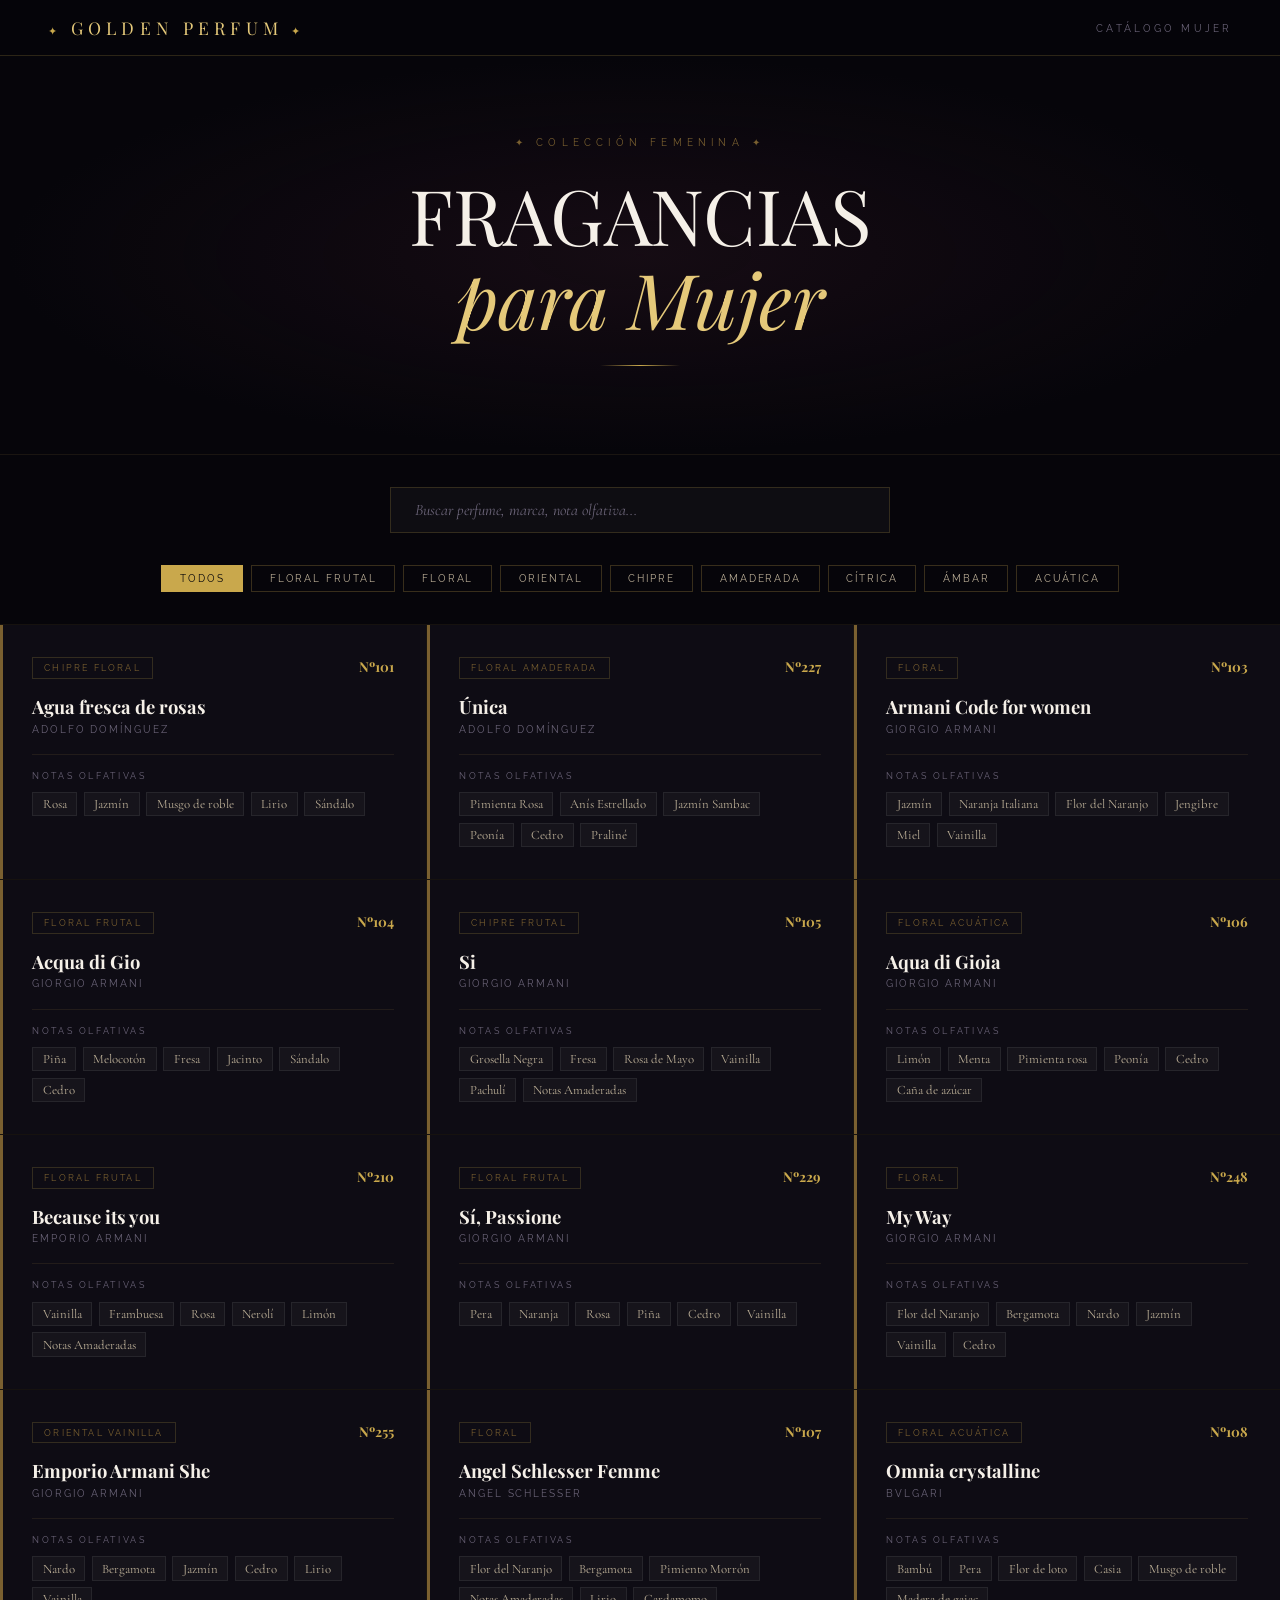
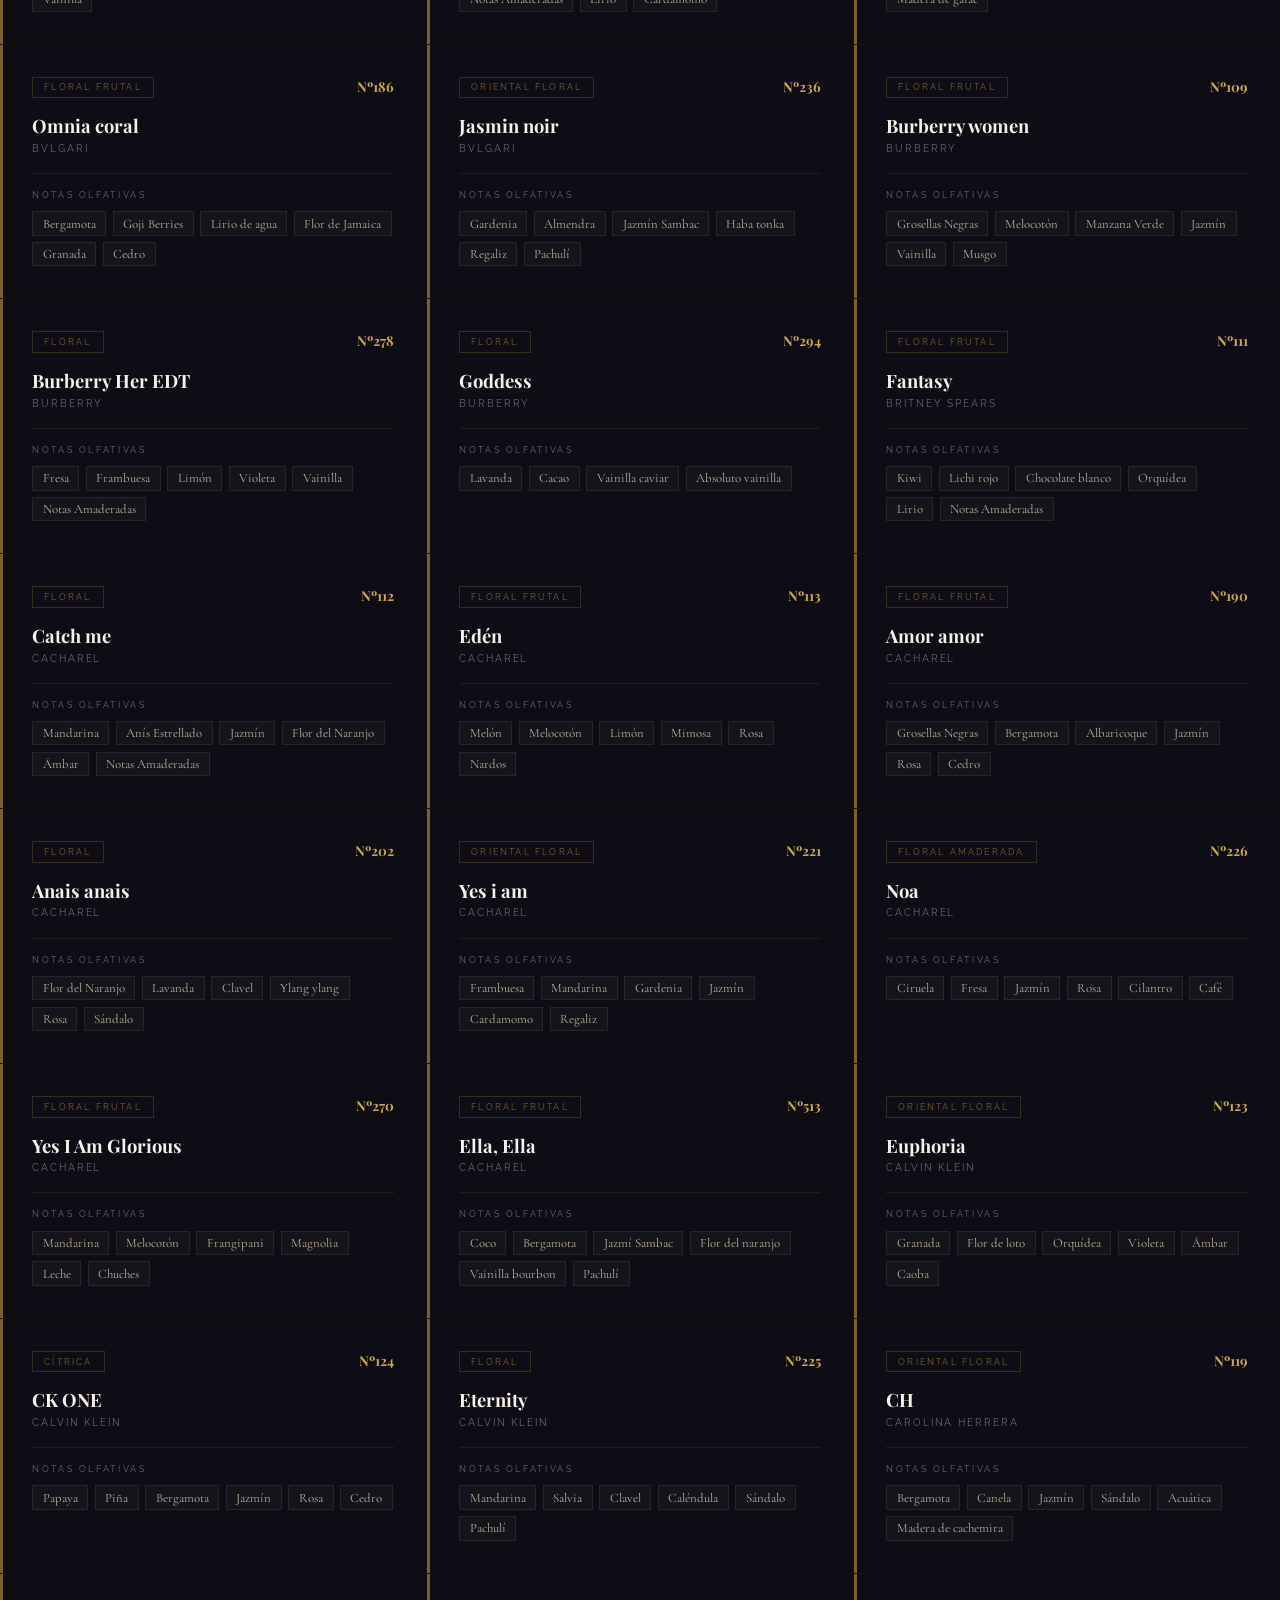
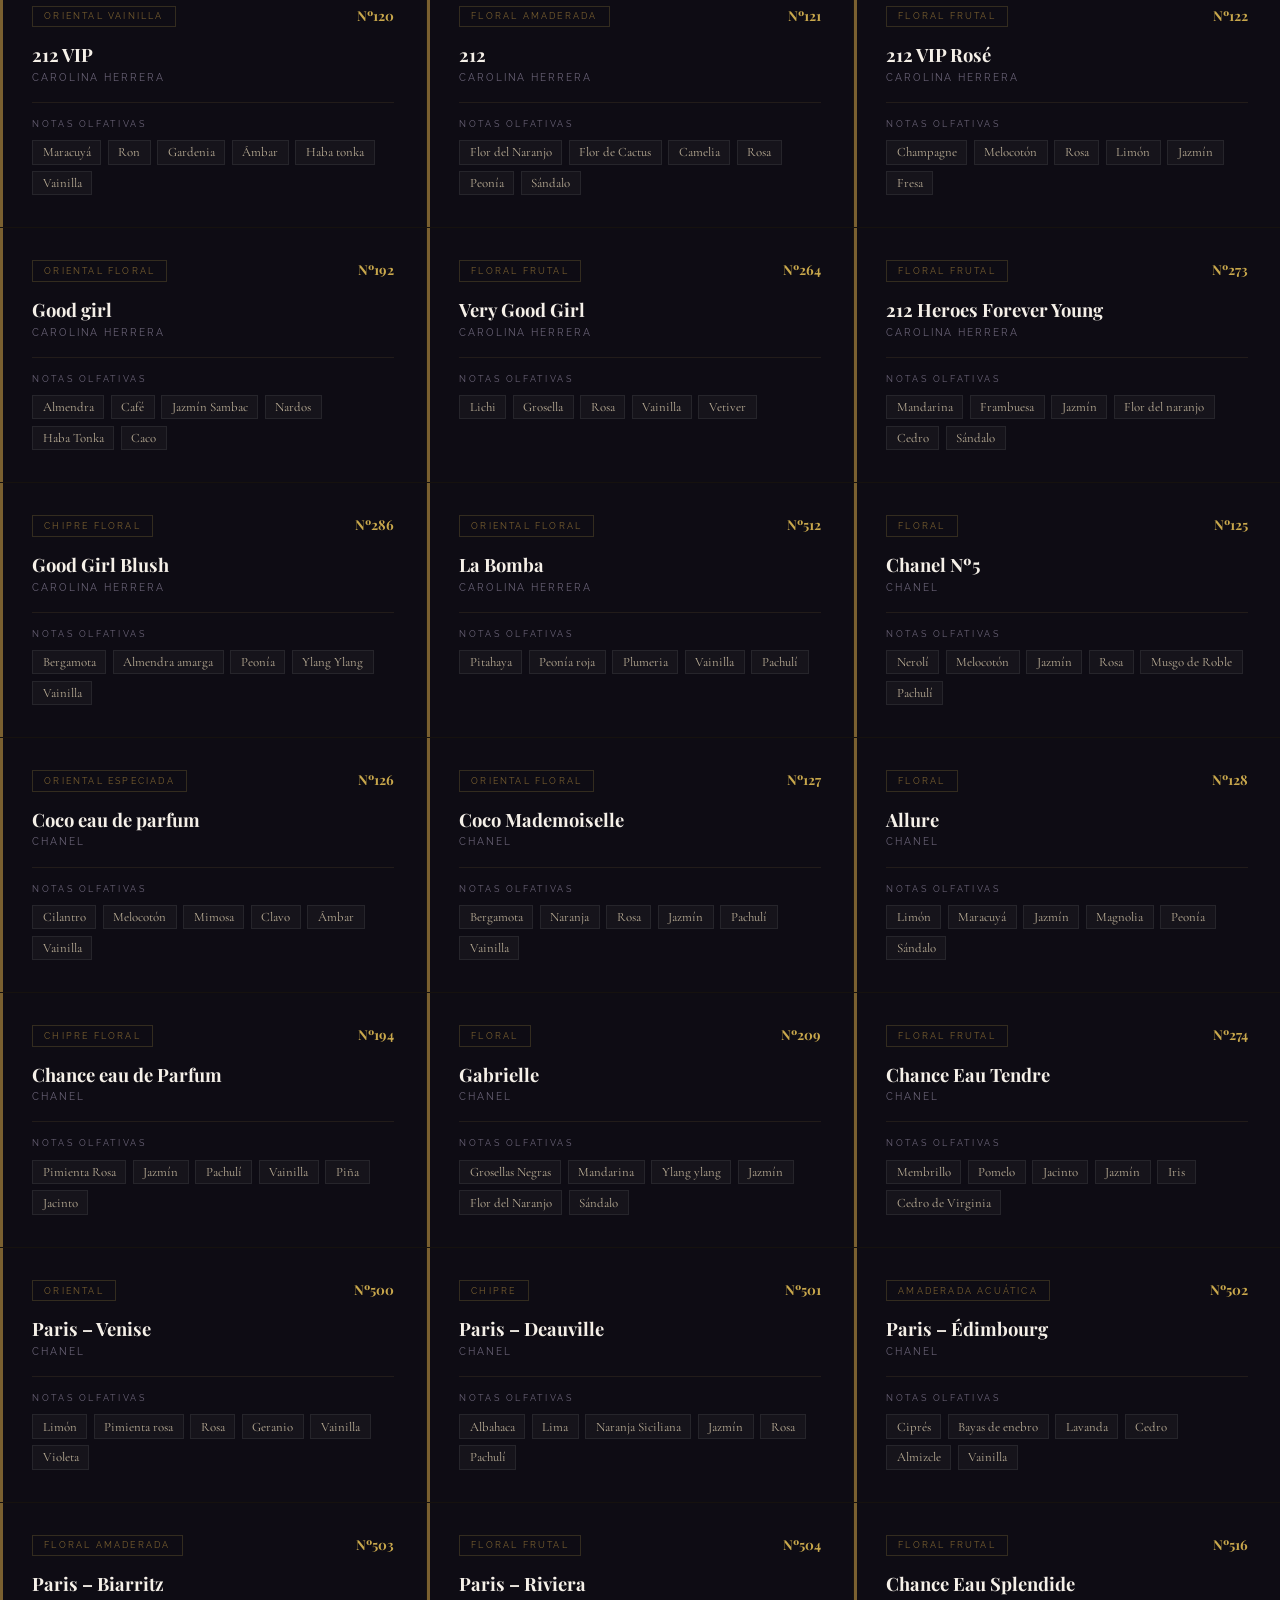
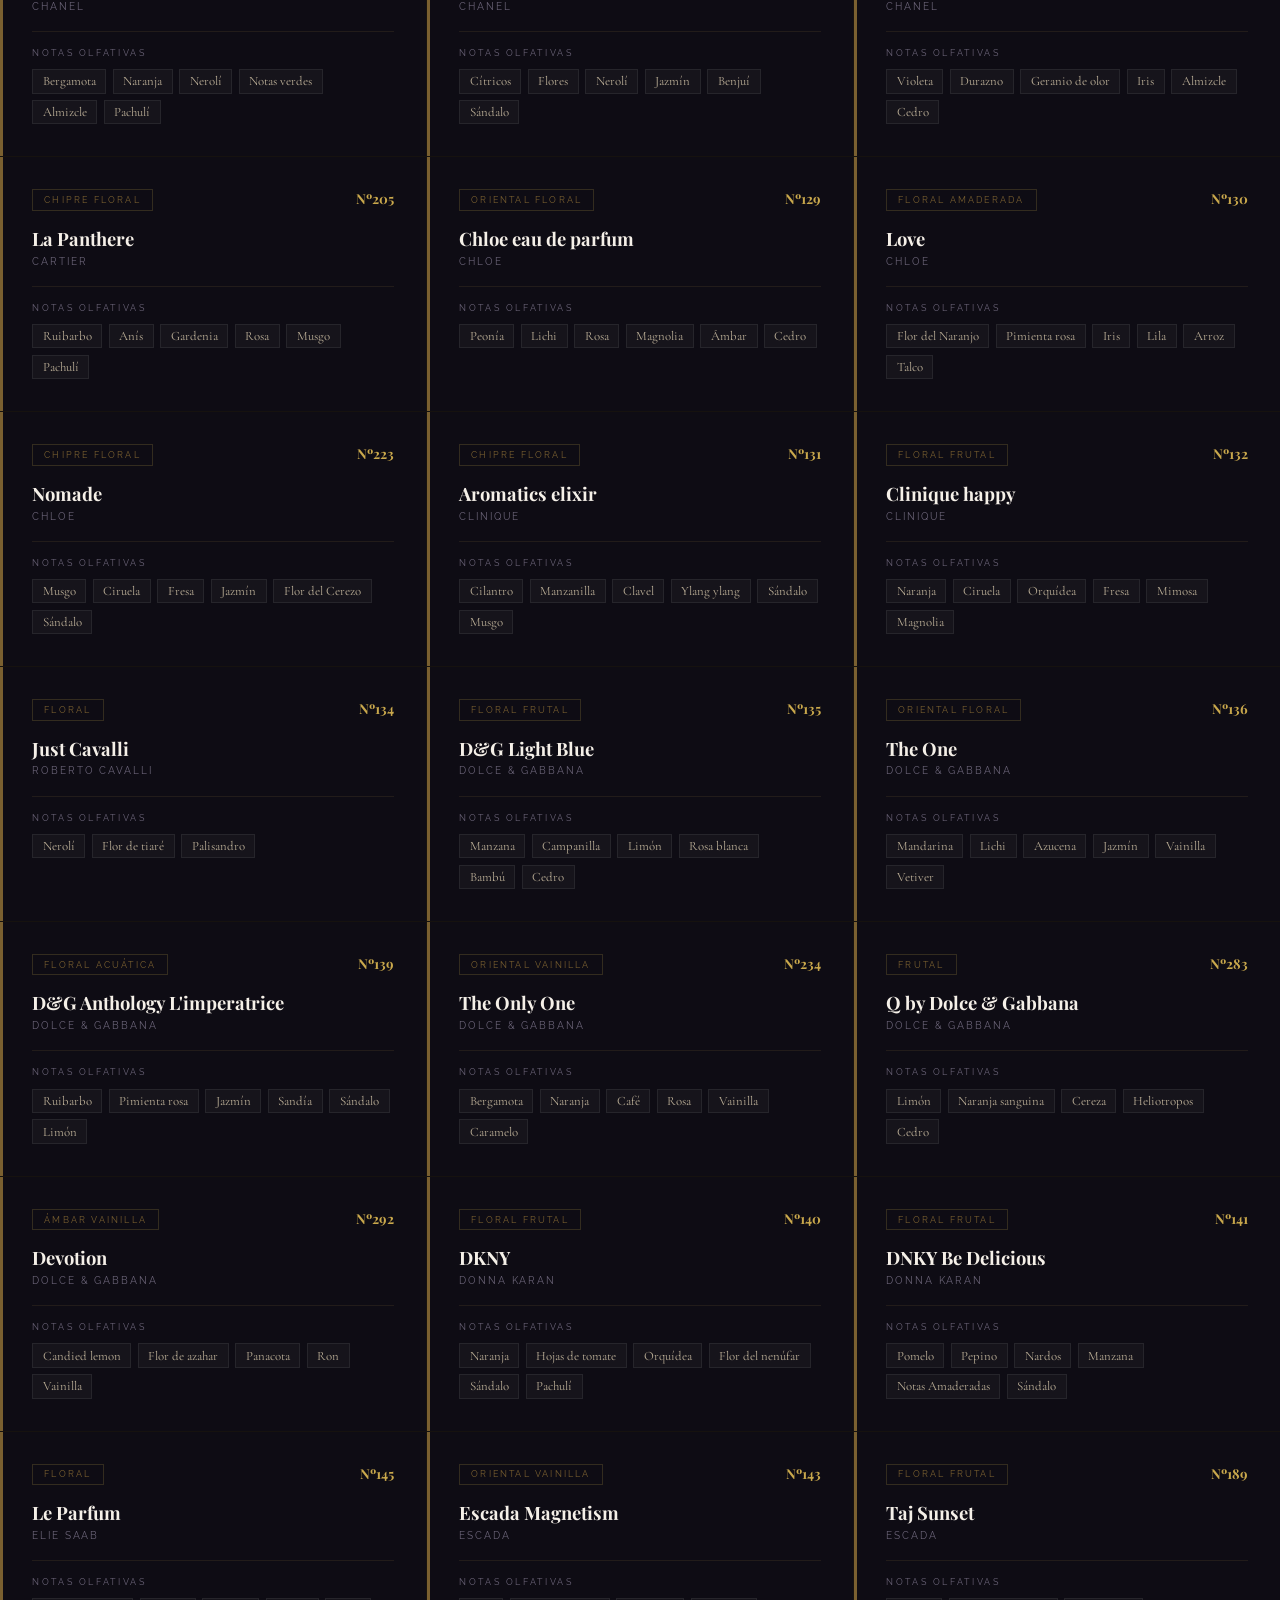
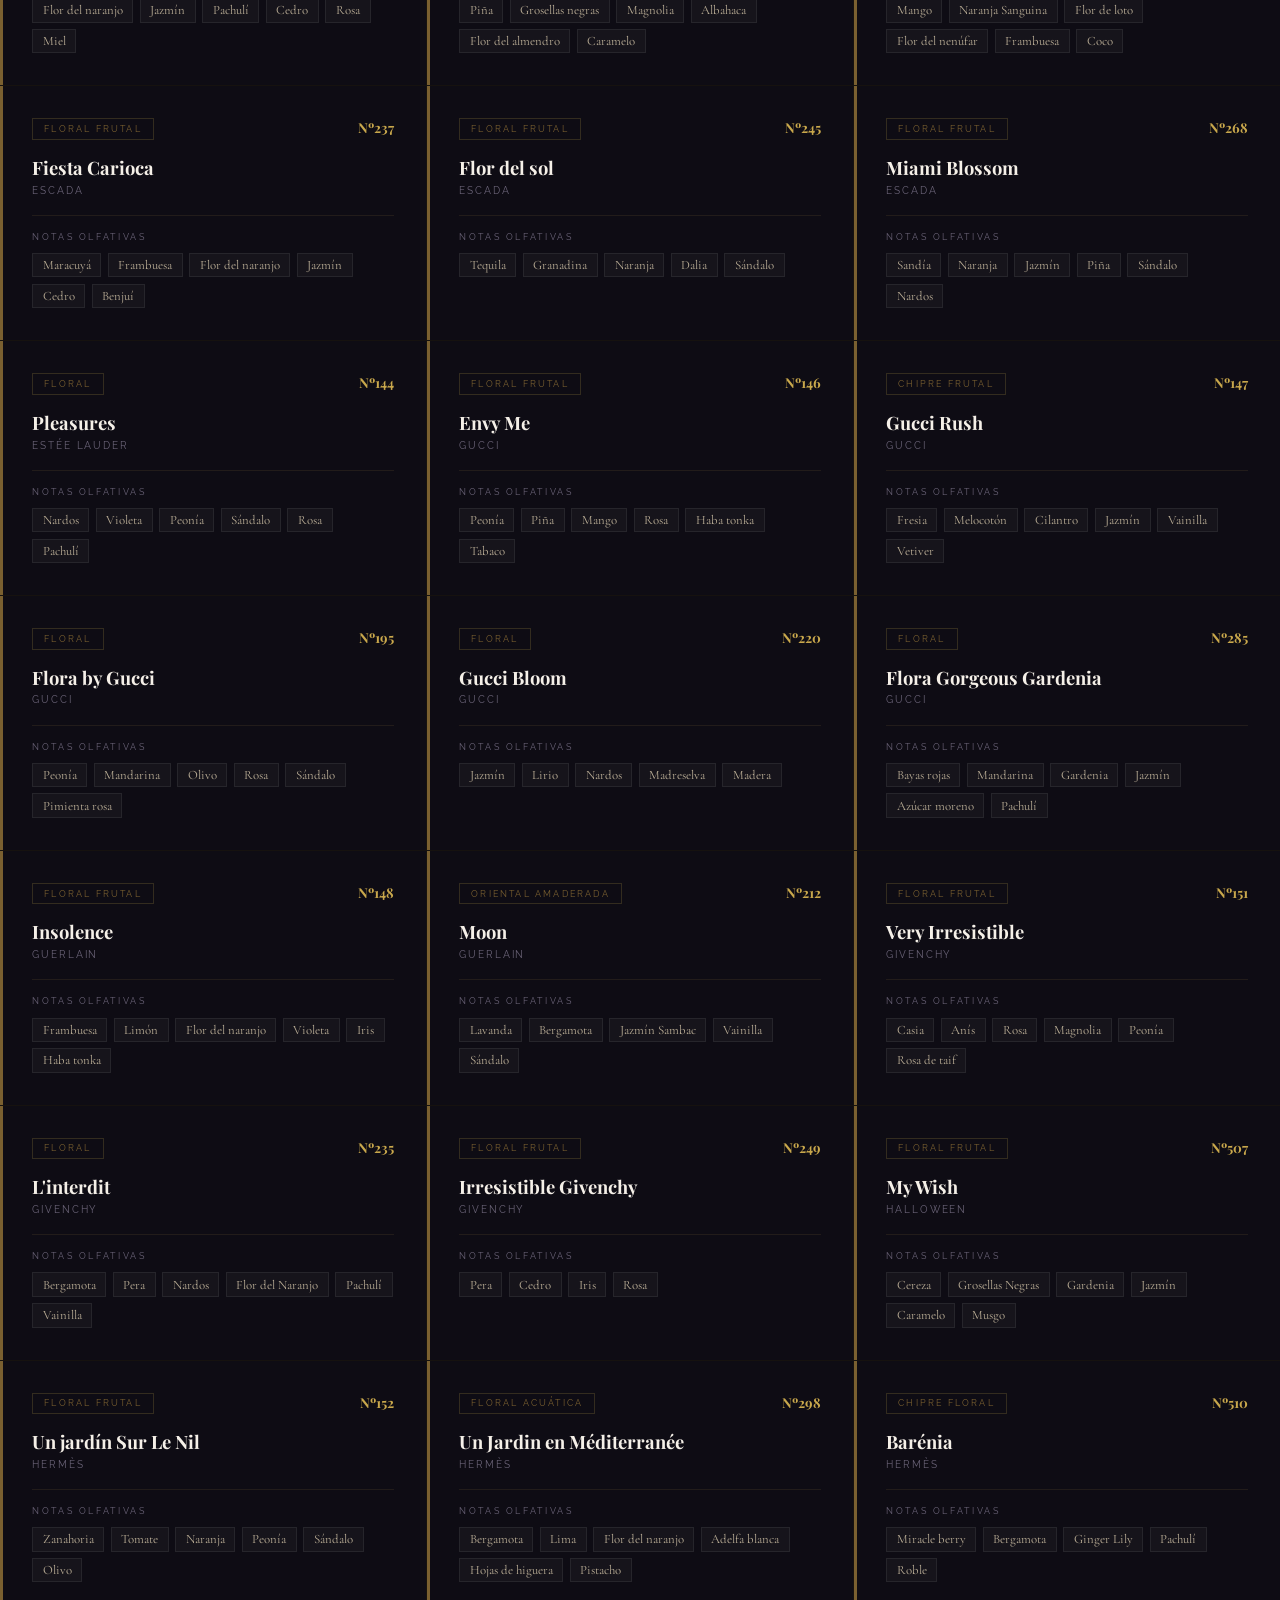
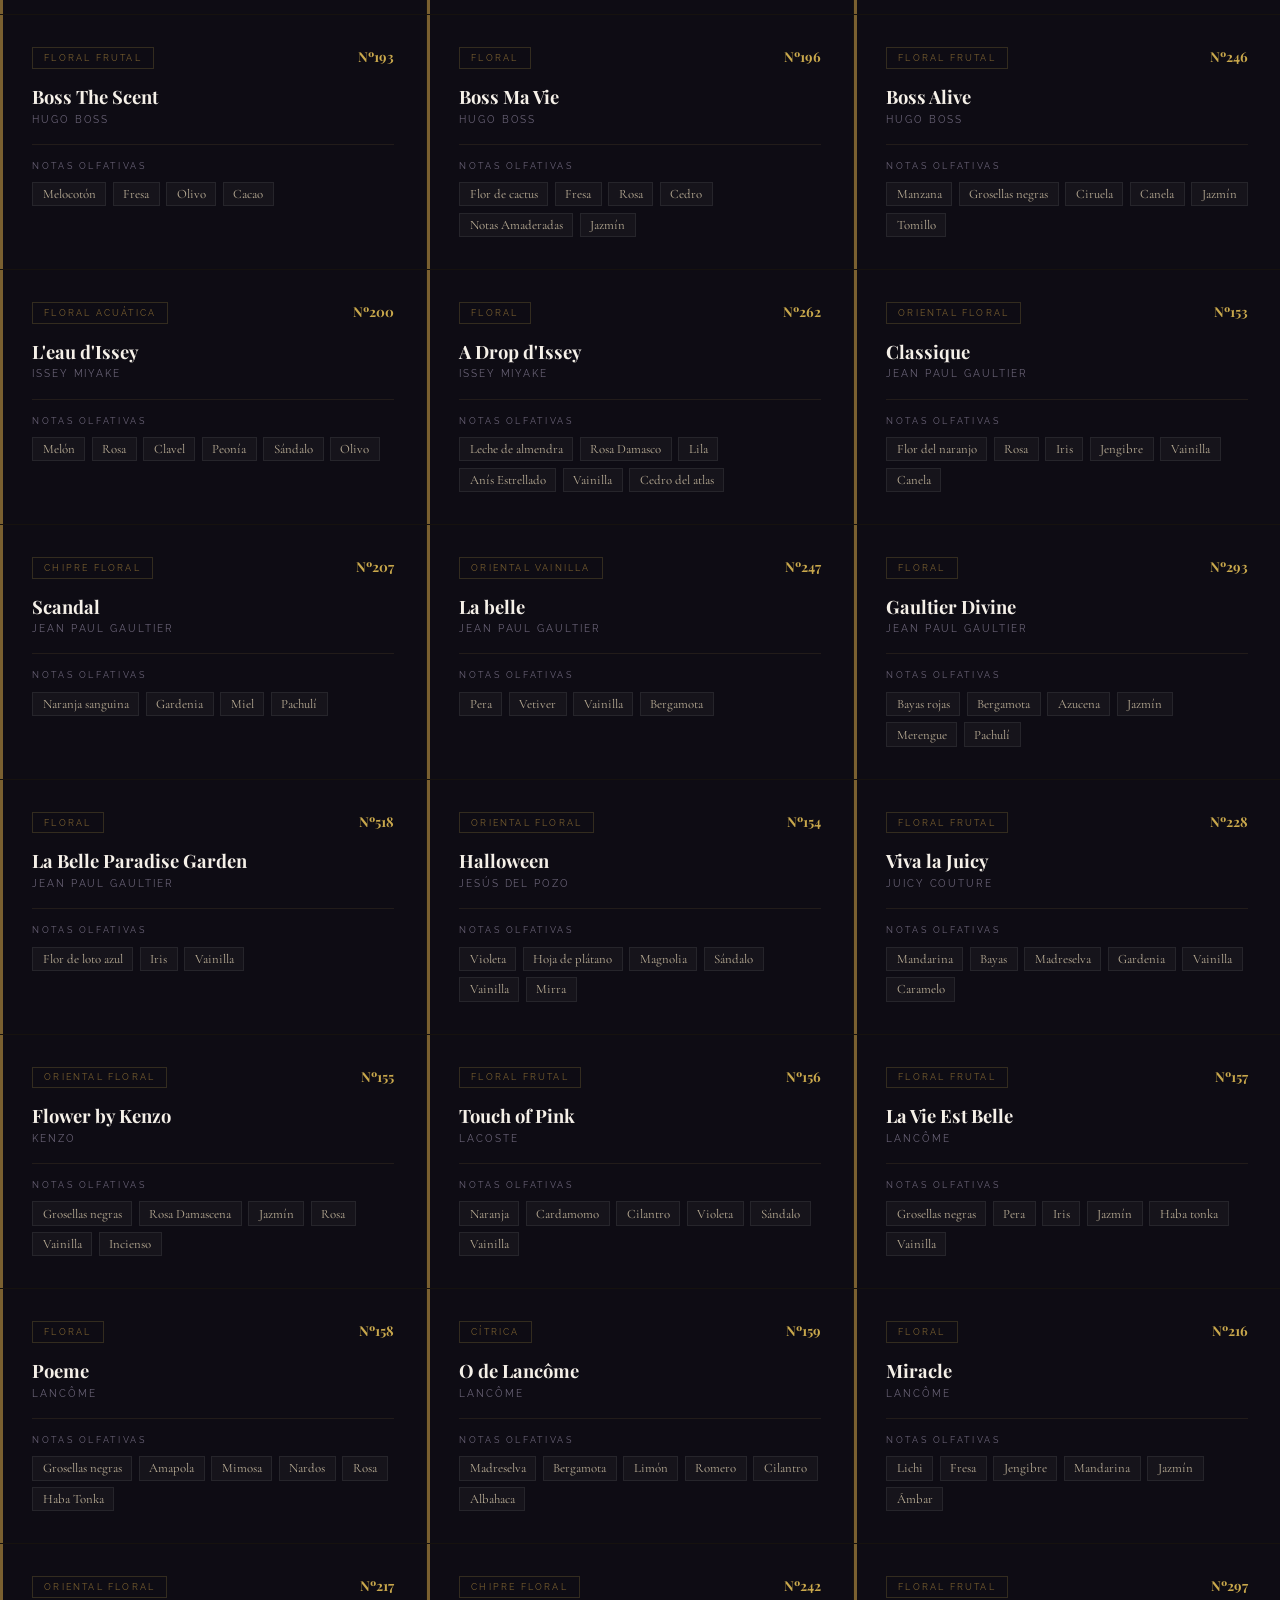
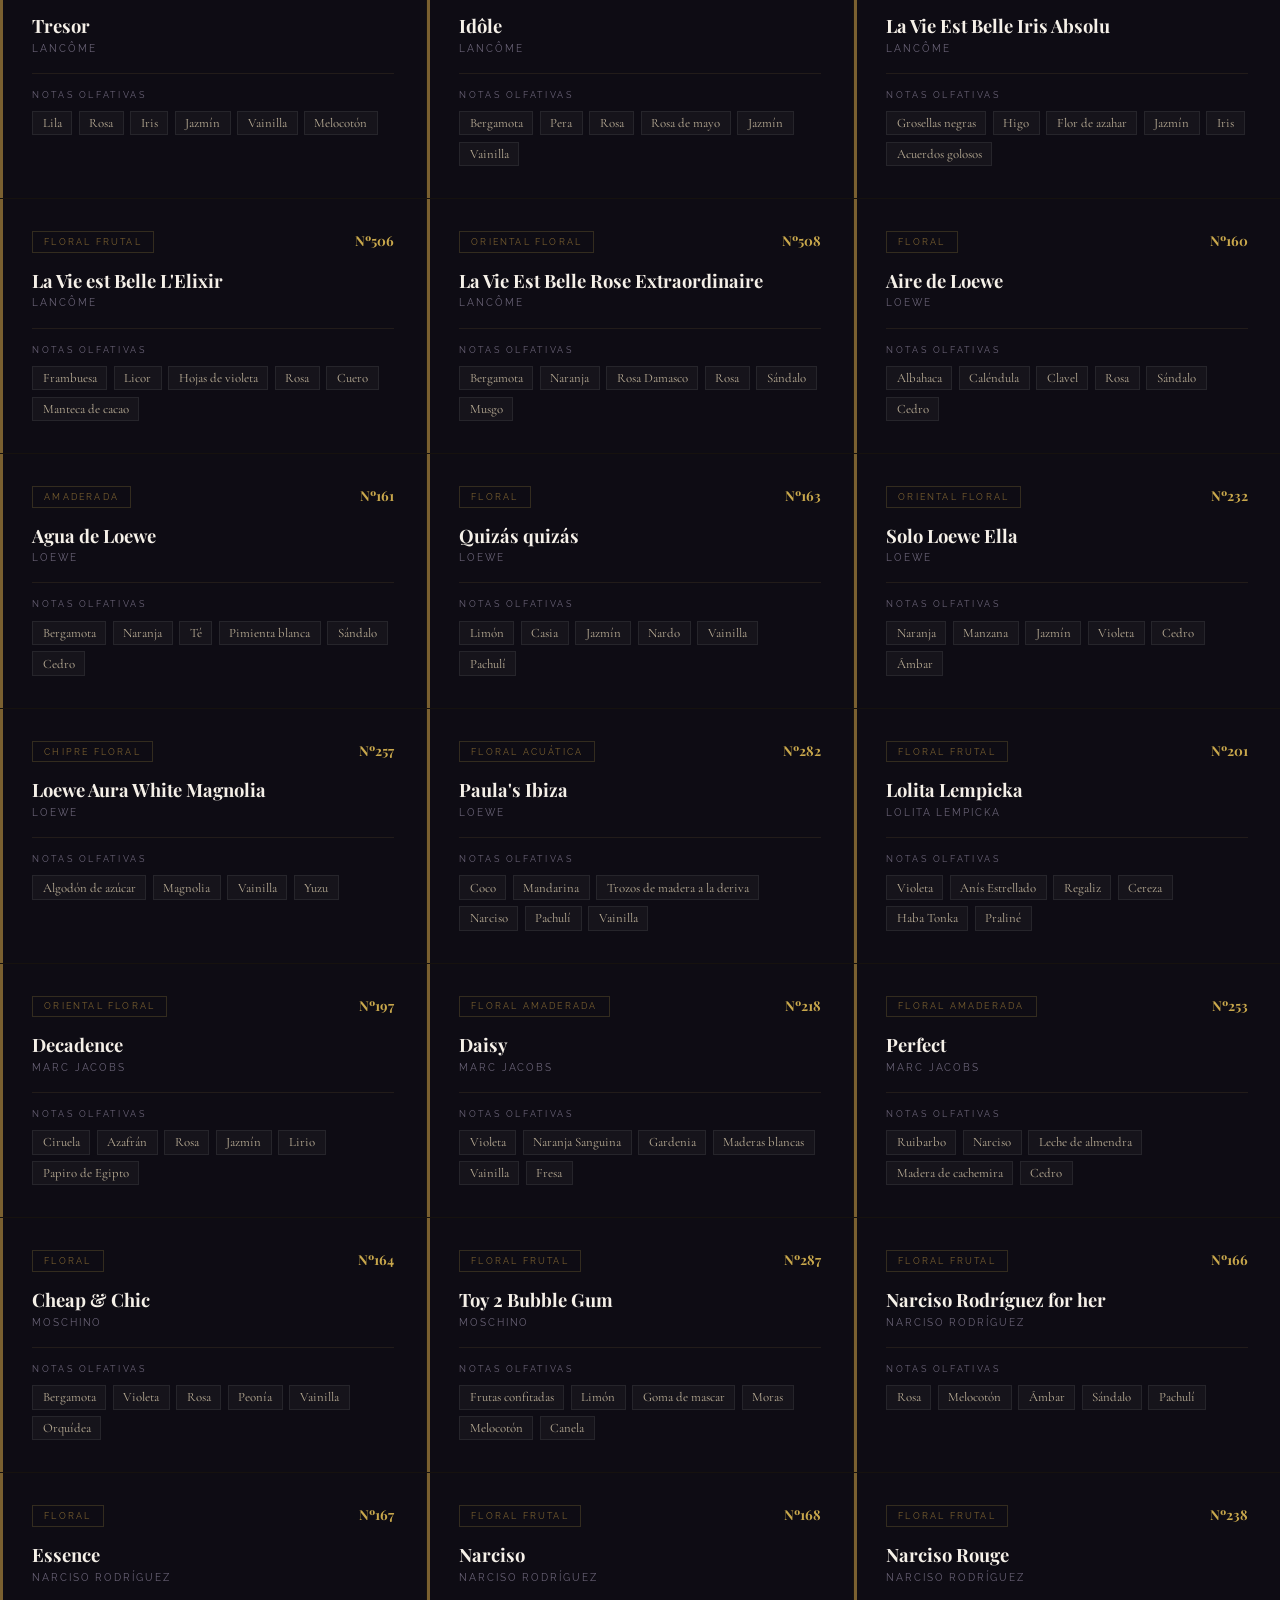
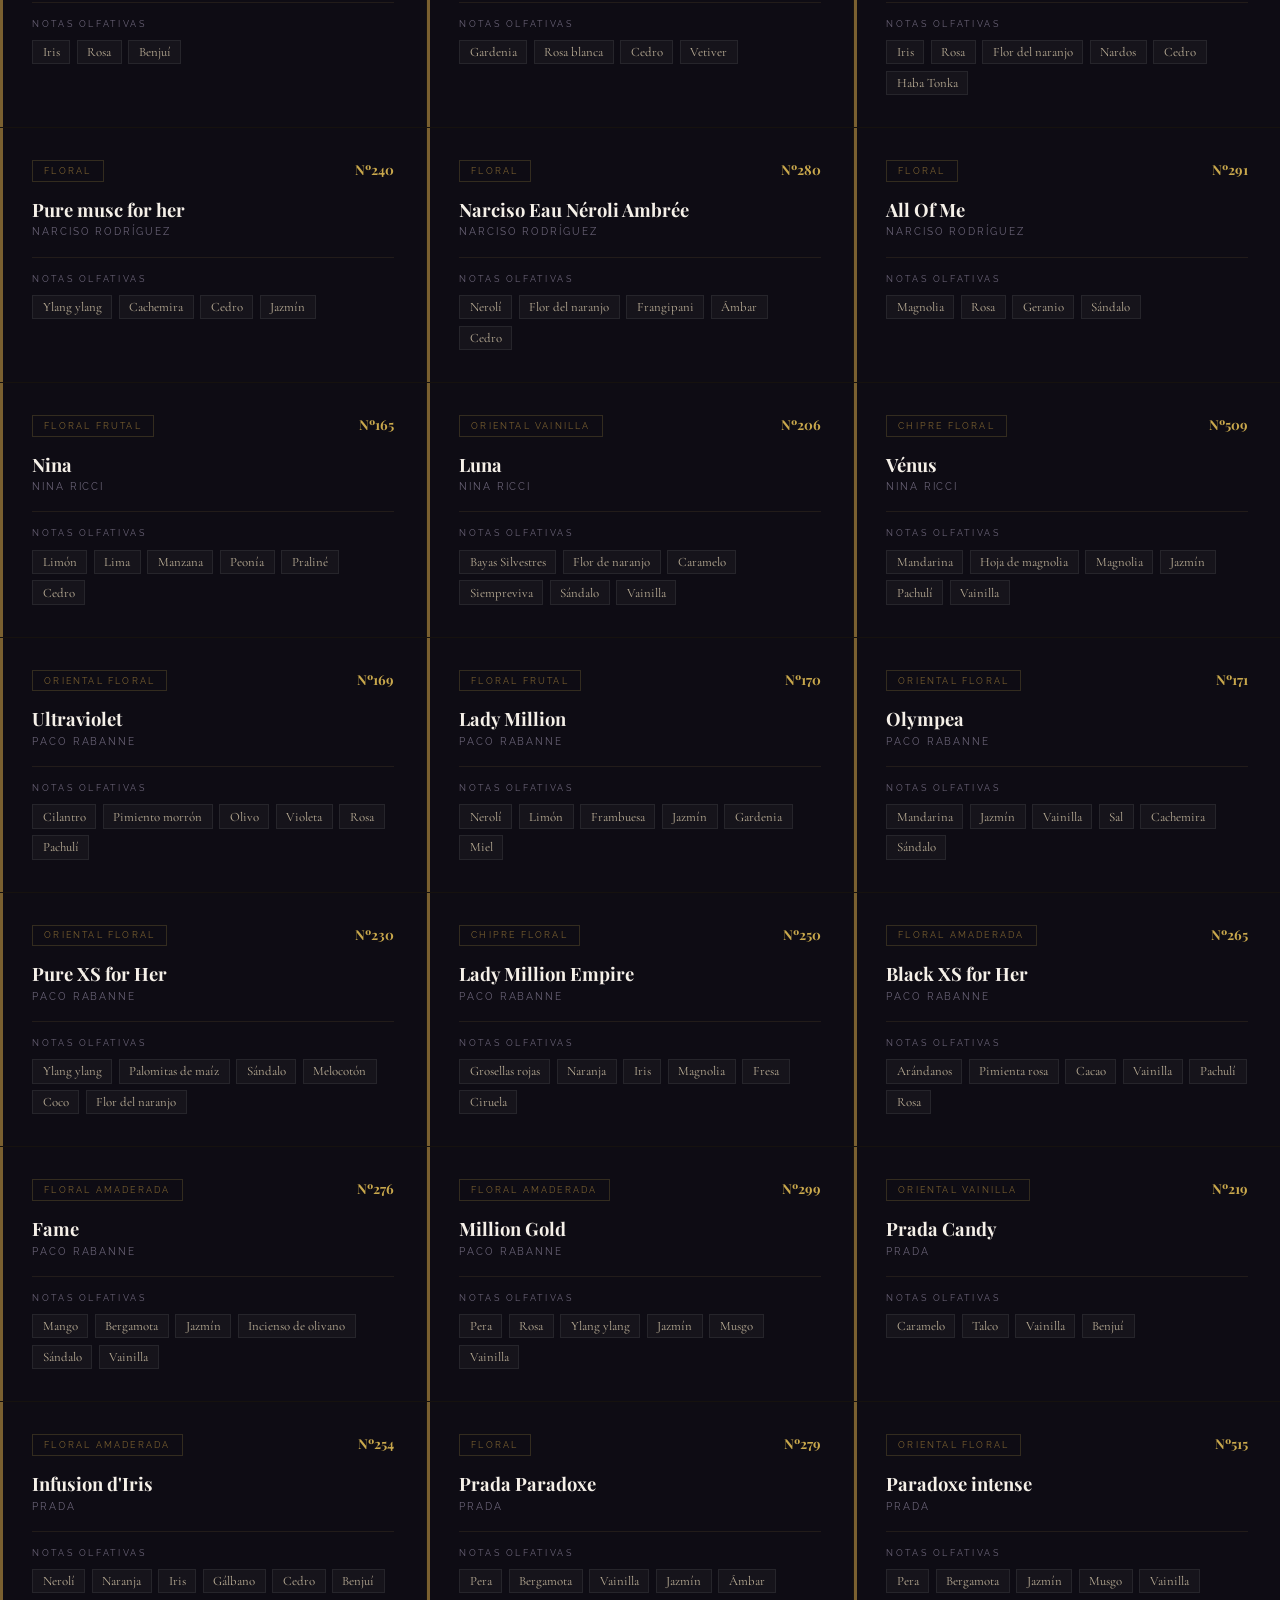
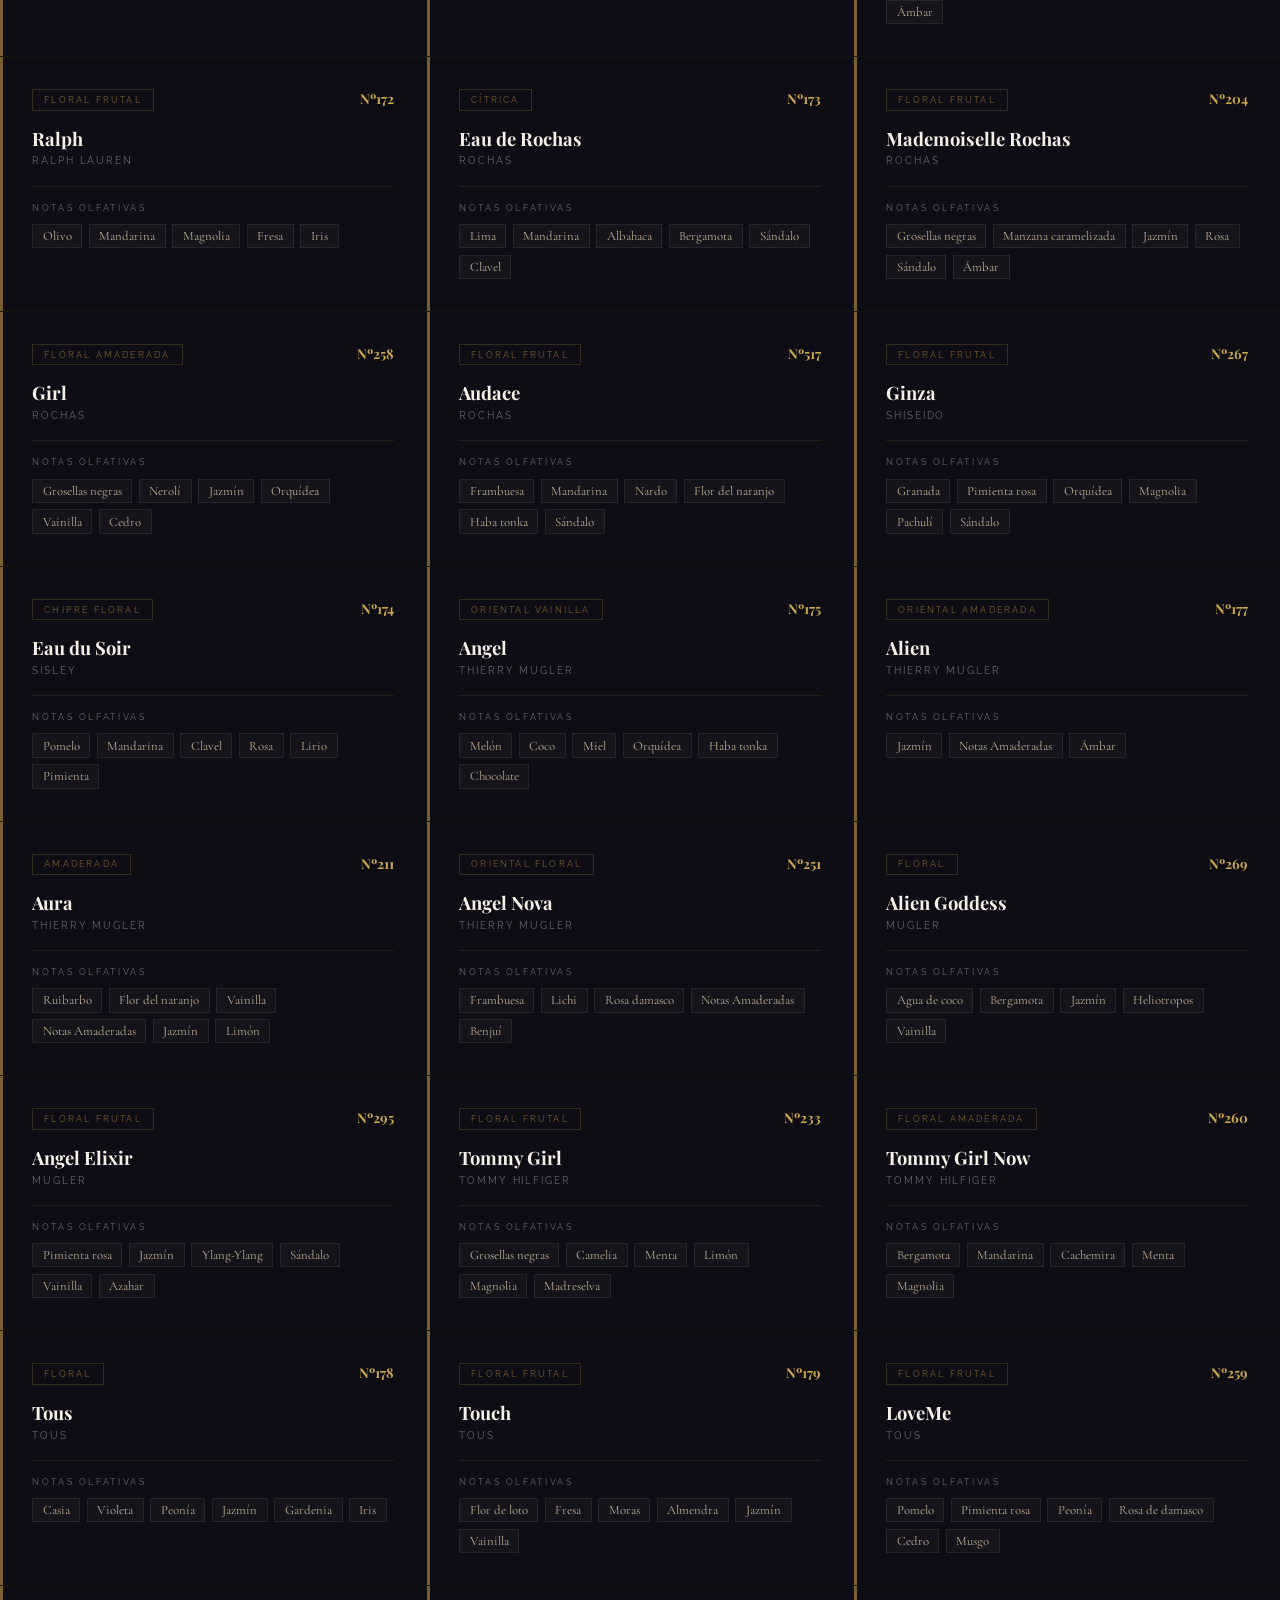
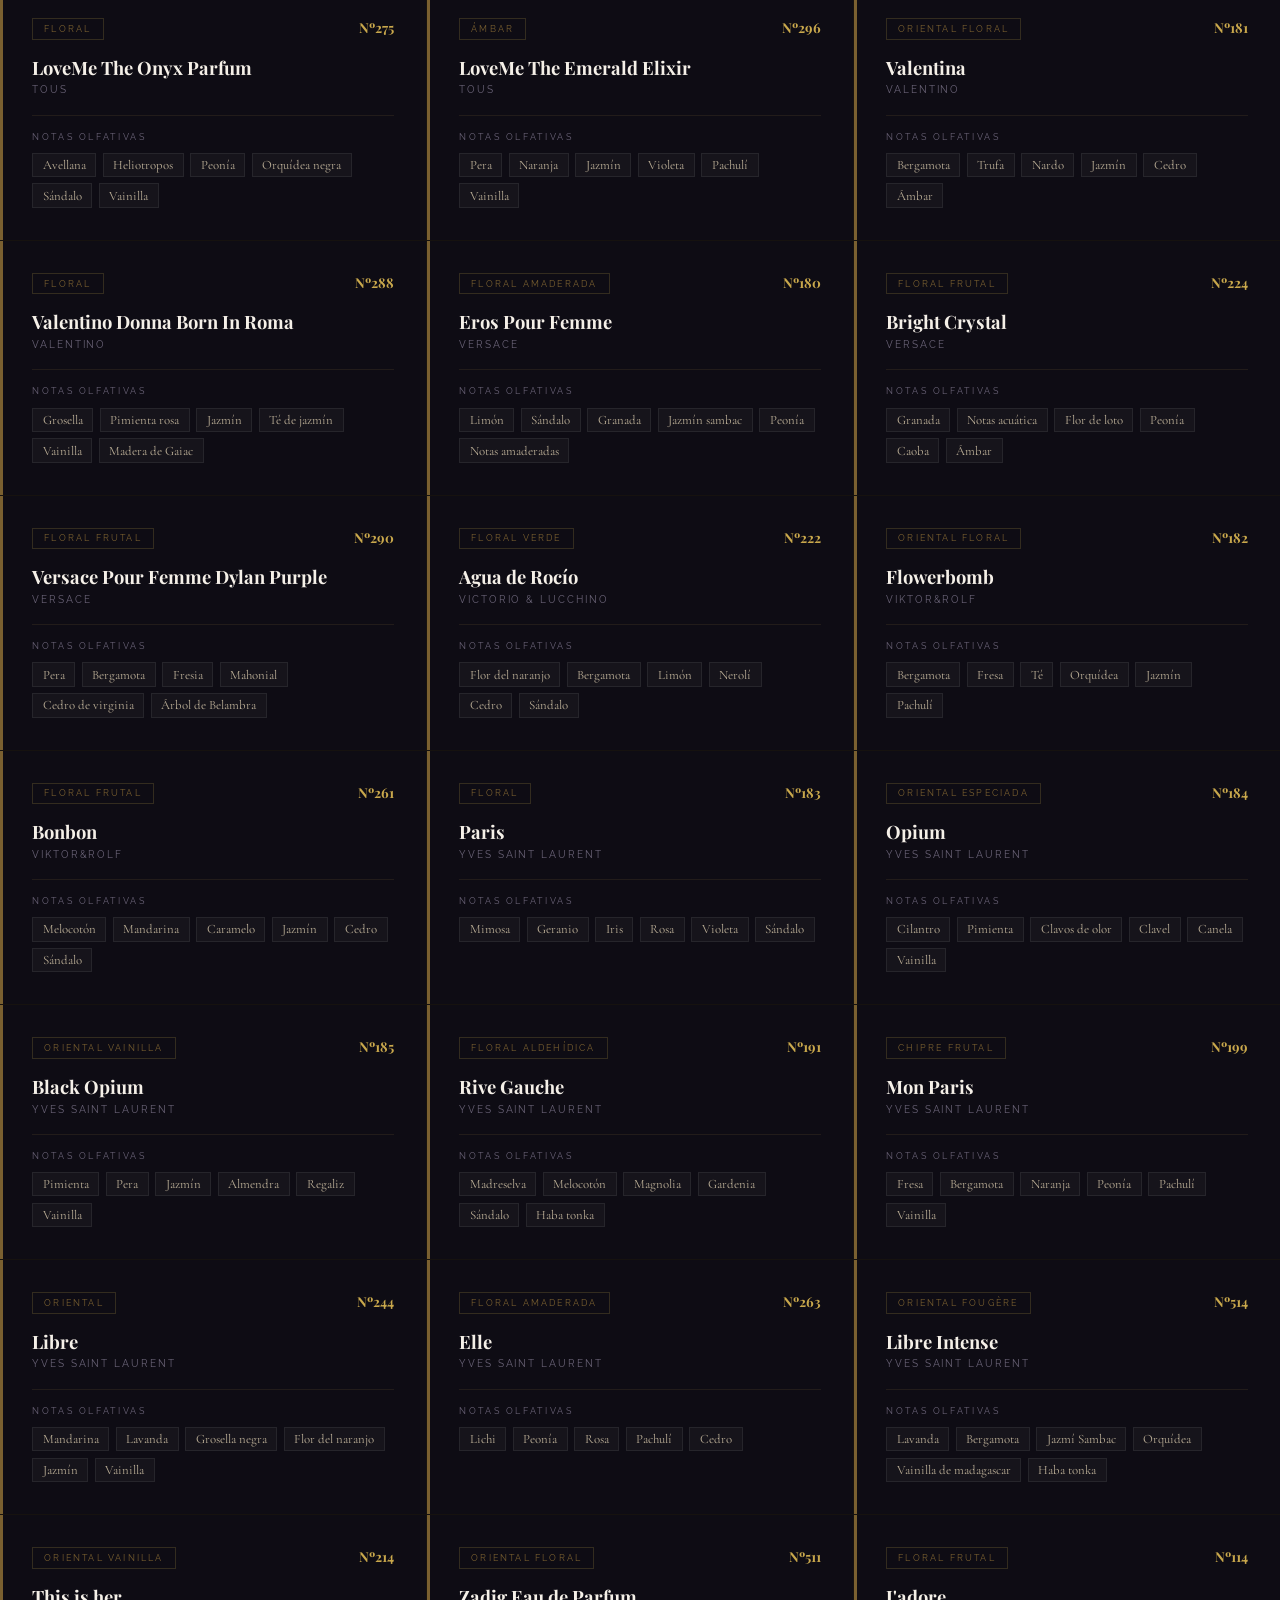
<file: mujer.html>
<!DOCTYPE html>
<html lang="es">
<head>
    <meta charset="UTF-8">
    <meta name="viewport" content="width=device-width, initial-scale=1.0">
    <title>Golden Perfum — Catálogo Mujer</title>
    <link href="https://fonts.googleapis.com/css2?family=Playfair+Display:ital,wght@0,400;0,700;0,900;1,400;1,700&family=Cormorant+Garamond:wght@300;400;500&family=Raleway:wght@300;400;500;600&display=swap" rel="stylesheet">
    <style>
        :root {
            --black: #06050a; --dark: #0e0c14; --dark-card: #13111a;
            --gold: #c9a84c; --gold-light: #e5c97a; --gold-dim: #7a6030;
            --white: #f5f0e8; --white-dim: #bdb098; --muted: #6b6478;
            --accent: #3a1a2a;
        }
        * { margin: 0; padding: 0; box-sizing: border-box; }
        body { background: var(--black); color: var(--white); font-family: 'Cormorant Garamond', serif; overflow-x: hidden; }
        .header { position: sticky; top: 0; z-index: 100; background: rgba(6,5,10,0.95); backdrop-filter: blur(10px); border-bottom: 1px solid rgba(201,168,76,0.2); padding: 1rem 3rem; display: flex; justify-content: space-between; align-items: center; }
        .header-brand { font-family: 'Playfair Display', serif; font-size: 1.1rem; letter-spacing: 0.3em; color: var(--gold-light); }
        .header-brand span { color: var(--gold); font-size: 0.7rem; }
        .header-sub { font-family: 'Raleway', sans-serif; font-size: 0.65rem; letter-spacing: 0.3em; color: var(--muted); text-transform: uppercase; }
        .hero { text-align: center; padding: 5rem 2rem 4rem; border-bottom: 1px solid rgba(201,168,76,0.1); background: radial-gradient(ellipse at center, rgba(58,26,42,0.3) 0%, transparent 70%); }
        .hero-pre { font-family: 'Raleway', sans-serif; font-size: 0.65rem; letter-spacing: 0.5em; color: var(--gold-dim); text-transform: uppercase; margin-bottom: 1.5rem; }
        .hero-title { font-family: 'Playfair Display', serif; font-size: clamp(2.5rem, 6vw, 5rem); font-weight: 400; color: var(--white); line-height: 1.1; margin-bottom: 1rem; }
        .hero-title em { color: var(--gold-light); font-style: italic; }
        .hero-divider { width: 80px; height: 1px; background: linear-gradient(90deg, transparent, var(--gold), transparent); margin: 1.5rem auto; }
        .search-wrap { padding: 2rem 3rem; display: flex; justify-content: center; }
        .search-input { width: 100%; max-width: 500px; background: rgba(255,255,255,0.03); border: 1px solid rgba(201,168,76,0.2); color: var(--white); font-family: 'Cormorant Garamond', serif; font-size: 1rem; padding: 0.75rem 1.5rem; outline: none; transition: border-color 0.3s; }
        .search-input::placeholder { color: var(--muted); font-style: italic; }
        .search-input:focus { border-color: var(--gold); }
        .filters { display: flex; gap: 0.5rem; justify-content: center; flex-wrap: wrap; padding: 0 3rem 2rem; border-bottom: 1px solid rgba(201,168,76,0.08); }
        .filter-btn { font-family: 'Raleway', sans-serif; font-size: 0.6rem; letter-spacing: 0.2em; text-transform: uppercase; padding: 0.45rem 1.1rem; border: 1px solid rgba(201,168,76,0.25); background: transparent; color: var(--white-dim); cursor: pointer; transition: all 0.3s; }
        .filter-btn:hover, .filter-btn.active { background: var(--gold); color: var(--black); border-color: var(--gold); }
        .catalog-grid { display: grid; grid-template-columns: repeat(auto-fill, minmax(340px, 1fr)); gap: 1px; background: rgba(201,168,76,0.08); }
        .perfume-card { background: var(--dark); padding: 2rem; transition: all 0.3s; position: relative; overflow: hidden; }
        .perfume-card::before { content: ''; position: absolute; top: 0; left: 0; width: 3px; height: 100%; background: var(--gold-dim); transition: background 0.3s; }
        .perfume-card:hover { background: var(--dark-card); transform: translateY(-2px); z-index: 1; box-shadow: 0 10px 40px rgba(0,0,0,0.5); }
        .perfume-card:hover::before { background: var(--gold); }
        .card-top { display: flex; justify-content: space-between; align-items: flex-start; margin-bottom: 1rem; }
        .card-category { font-family: 'Raleway', sans-serif; font-size: 0.55rem; letter-spacing: 0.25em; text-transform: uppercase; color: var(--gold-dim); padding: 0.3rem 0.7rem; border: 1px solid rgba(201,168,76,0.2); }
        .card-pg { font-family: 'Playfair Display', serif; font-size: 0.85rem; color: var(--gold); font-weight: 700; }
        .card-name { font-family: 'Playfair Display', serif; font-size: 1.15rem; font-weight: 700; color: var(--white); margin-bottom: 0.3rem; line-height: 1.3; }
        .card-brand { font-family: 'Raleway', sans-serif; font-size: 0.6rem; letter-spacing: 0.2em; text-transform: uppercase; color: var(--muted); margin-bottom: 1.2rem; }
        .card-divider { height: 1px; background: rgba(201,168,76,0.1); margin: 1rem 0; }
        .card-notes-label { font-family: 'Raleway', sans-serif; font-size: 0.55rem; letter-spacing: 0.3em; text-transform: uppercase; color: var(--muted); margin-bottom: 0.7rem; }
        .card-notes { display: flex; flex-wrap: wrap; gap: 0.4rem; }
        .note-tag { font-family: 'Cormorant Garamond', serif; font-size: 0.8rem; color: var(--white-dim); padding: 0.2rem 0.6rem; background: rgba(255,255,255,0.03); border: 1px solid rgba(255,255,255,0.07); transition: all 0.2s; }
        .perfume-card:hover .note-tag { border-color: rgba(201,168,76,0.2); color: var(--white); }
        .footer { text-align: center; padding: 4rem 2rem; border-top: 1px solid rgba(201,168,76,0.1); }
        .footer-logo { font-family: 'Playfair Display', serif; font-size: 1rem; letter-spacing: 0.3em; color: var(--gold-light); margin-bottom: 0.5rem; }
        .footer-copy { font-family: 'Raleway', sans-serif; font-size: 0.6rem; letter-spacing: 0.2em; color: var(--muted); text-transform: uppercase; }
    </style>
</head>
<body>
<header class="header">
    <div class="header-brand"><span>✦ </span>GOLDEN PERFUM<span> ✦</span></div>
    <div class="header-sub">Catálogo Mujer</div>
</header>
<div class="hero">
    <p class="hero-pre">✦ Colección Femenina ✦</p>
    <h1 class="hero-title">FRAGANCIAS<br><em>para Mujer</em></h1>
    <div class="hero-divider"></div>
</div>
<div class="search-wrap">
    <input class="search-input" type="text" id="searchInput" placeholder="Buscar perfume, marca, nota olfativa...">
</div>
<div class="filters">
    <button class="filter-btn active" onclick="filterBy('todos',event)">Todos</button>
    <button class="filter-btn" onclick="filterBy('FLORAL FRUTAL',event)">Floral Frutal</button>
    <button class="filter-btn" onclick="filterBy('FLORAL',event)">Floral</button>
    <button class="filter-btn" onclick="filterBy('ORIENTAL',event)">Oriental</button>
    <button class="filter-btn" onclick="filterBy('CHIPRE',event)">Chipre</button>
    <button class="filter-btn" onclick="filterBy('AMADERADA',event)">Amaderada</button>
    <button class="filter-btn" onclick="filterBy('CÍTRICA',event)">Cítrica</button>
    <button class="filter-btn" onclick="filterBy('ÁMBAR',event)">Ámbar</button>
    <button class="filter-btn" onclick="filterBy('ACUÁTICA',event)">Acuática</button>
</div>
<div id="catalogGrid" class="catalog-grid"></div>
<footer class="footer">
    <div class="footer-logo">✦ GOLDEN PERFUM ✦</div>
    <p class="footer-copy">© 2025 · Todos los derechos reservados</p>
</footer>
<script>
const perfumes = [
    // Adolfo Domínguez
    { pg:"Nº101", nombre:"Agua fresca de rosas", marca:"Adolfo Domínguez", categoria:"CHIPRE FLORAL", notas:["Rosa","Jazmín","Musgo de roble","Lirio","Sándalo"] },
    { pg:"Nº227", nombre:"Única", marca:"Adolfo Domínguez", categoria:"FLORAL AMADERADA", notas:["Pimienta Rosa","Anís Estrellado","Jazmín Sambac","Peonía","Cedro","Praliné"] },
    // Giorgio Armani
    { pg:"Nº103", nombre:"Armani Code for women", marca:"Giorgio Armani", categoria:"FLORAL", notas:["Jazmín","Naranja Italiana","Flor del Naranjo","Jengibre","Miel","Vainilla"] },
    { pg:"Nº104", nombre:"Acqua di Gio", marca:"Giorgio Armani", categoria:"FLORAL FRUTAL", notas:["Piña","Melocotón","Fresa","Jacinto","Sándalo","Cedro"] },
    { pg:"Nº105", nombre:"Si", marca:"Giorgio Armani", categoria:"CHIPRE FRUTAL", notas:["Grosella Negra","Fresa","Rosa de Mayo","Vainilla","Pachulí","Notas Amaderadas"] },
    { pg:"Nº106", nombre:"Aqua di Gioia", marca:"Giorgio Armani", categoria:"FLORAL ACUÁTICA", notas:["Limón","Menta","Pimienta rosa","Peonía","Cedro","Caña de azúcar"] },
    { pg:"Nº210", nombre:"Because its you", marca:"Emporio Armani", categoria:"FLORAL FRUTAL", notas:["Vainilla","Frambuesa","Rosa","Nerolí","Limón","Notas Amaderadas"] },
    { pg:"Nº229", nombre:"Sí, Passione", marca:"Giorgio Armani", categoria:"FLORAL FRUTAL", notas:["Pera","Naranja","Rosa","Piña","Cedro","Vainilla"] },
    { pg:"Nº248", nombre:"My Way", marca:"Giorgio Armani", categoria:"FLORAL", notas:["Flor del Naranjo","Bergamota","Nardo","Jazmín","Vainilla","Cedro"] },
    { pg:"Nº255", nombre:"Emporio Armani She", marca:"Giorgio Armani", categoria:"ORIENTAL VAINILLA", notas:["Nardo","Bergamota","Jazmín","Cedro","Lirio","Vainilla"] },
    // Angel Schlesser
    { pg:"Nº107", nombre:"Angel Schlesser Femme", marca:"Angel Schlesser", categoria:"FLORAL", notas:["Flor del Naranjo","Bergamota","Pimiento Morrón","Notas Amaderadas","Lirio","Cardamomo"] },
    // Bvlgari
    { pg:"Nº108", nombre:"Omnia crystalline", marca:"Bvlgari", categoria:"FLORAL ACUÁTICA", notas:["Bambú","Pera","Flor de loto","Casia","Musgo de roble","Madera de gaiac"] },
    { pg:"Nº186", nombre:"Omnia coral", marca:"Bvlgari", categoria:"FLORAL FRUTAL", notas:["Bergamota","Goji Berries","Lirio de agua","Flor de Jamaica","Granada","Cedro"] },
    { pg:"Nº236", nombre:"Jasmin noir", marca:"Bvlgari", categoria:"ORIENTAL FLORAL", notas:["Gardenia","Almendra","Jazmín Sambac","Haba tonka","Regaliz","Pachulí"] },
    // Burberry
    { pg:"Nº109", nombre:"Burberry women", marca:"Burberry", categoria:"FLORAL FRUTAL", notas:["Grosellas Negras","Melocotón","Manzana Verde","Jazmín","Vainilla","Musgo"] },
    { pg:"Nº278", nombre:"Burberry Her EDT", marca:"Burberry", categoria:"FLORAL", notas:["Fresa","Frambuesa","Limón","Violeta","Vainilla","Notas Amaderadas"] },
    { pg:"Nº294", nombre:"Goddess", marca:"Burberry", categoria:"FLORAL", notas:["Lavanda","Cacao","Vainilla caviar","Absoluto vainilla"] },
    // Britney Spears
    { pg:"Nº111", nombre:"Fantasy", marca:"Britney Spears", categoria:"FLORAL FRUTAL", notas:["Kiwi","Lichi rojo","Chocolate blanco","Orquídea","Lirio","Notas Amaderadas"] },
    // Cacharel
    { pg:"Nº112", nombre:"Catch me", marca:"Cacharel", categoria:"FLORAL", notas:["Mandarina","Anís Estrellado","Jazmín","Flor del Naranjo","Ámbar","Notas Amaderadas"] },
    { pg:"Nº113", nombre:"Edén", marca:"Cacharel", categoria:"FLORAL FRUTAL", notas:["Melón","Melocotón","Limón","Mimosa","Rosa","Nardos"] },
    { pg:"Nº190", nombre:"Amor amor", marca:"Cacharel", categoria:"FLORAL FRUTAL", notas:["Grosellas Negras","Bergamota","Albaricoque","Jazmín","Rosa","Cedro"] },
    { pg:"Nº202", nombre:"Anais anais", marca:"Cacharel", categoria:"FLORAL", notas:["Flor del Naranjo","Lavanda","Clavel","Ylang ylang","Rosa","Sándalo"] },
    { pg:"Nº221", nombre:"Yes i am", marca:"Cacharel", categoria:"ORIENTAL FLORAL", notas:["Frambuesa","Mandarina","Gardenia","Jazmín","Cardamomo","Regaliz"] },
    { pg:"Nº226", nombre:"Noa", marca:"Cacharel", categoria:"FLORAL AMADERADA", notas:["Ciruela","Fresa","Jazmín","Rosa","Cilantro","Café"] },
    { pg:"Nº270", nombre:"Yes I Am Glorious", marca:"Cacharel", categoria:"FLORAL FRUTAL", notas:["Mandarina","Melocotón","Frangipani","Magnolia","Leche","Chuches"] },
    { pg:"Nº513", nombre:"Ella, Ella", marca:"Cacharel", categoria:"FLORAL FRUTAL", notas:["Coco","Bergamota","Jazmí Sambac","Flor del naranjo","Vainilla bourbon","Pachulí"] },
    // Calvin Klein
    { pg:"Nº123", nombre:"Euphoria", marca:"Calvin Klein", categoria:"ORIENTAL FLORAL", notas:["Granada","Flor de loto","Orquídea","Violeta","Ámbar","Caoba"] },
    { pg:"Nº124", nombre:"CK ONE", marca:"Calvin Klein", categoria:"CÍTRICA", notas:["Papaya","Piña","Bergamota","Jazmín","Rosa","Cedro"] },
    { pg:"Nº225", nombre:"Eternity", marca:"Calvin Klein", categoria:"FLORAL", notas:["Mandarina","Salvia","Clavel","Caléndula","Sándalo","Pachulí"] },
    // Carolina Herrera
    { pg:"Nº119", nombre:"CH", marca:"Carolina Herrera", categoria:"ORIENTAL FLORAL", notas:["Bergamota","Canela","Jazmín","Sándalo","Acuática","Madera de cachemira"] },
    { pg:"Nº120", nombre:"212 VIP", marca:"Carolina Herrera", categoria:"ORIENTAL VAINILLA", notas:["Maracuyá","Ron","Gardenia","Ámbar","Haba tonka","Vainilla"] },
    { pg:"Nº121", nombre:"212", marca:"Carolina Herrera", categoria:"FLORAL AMADERADA", notas:["Flor del Naranjo","Flor de Cactus","Camelia","Rosa","Peonía","Sándalo"] },
    { pg:"Nº122", nombre:"212 VIP Rosé", marca:"Carolina Herrera", categoria:"FLORAL FRUTAL", notas:["Champagne","Melocotón","Rosa","Limón","Jazmín","Fresa"] },
    { pg:"Nº192", nombre:"Good girl", marca:"Carolina Herrera", categoria:"ORIENTAL FLORAL", notas:["Almendra","Café","Jazmín Sambac","Nardos","Haba Tonka","Caco"] },
    { pg:"Nº264", nombre:"Very Good Girl", marca:"Carolina Herrera", categoria:"FLORAL FRUTAL", notas:["Lichi","Grosella","Rosa","Vainilla","Vetiver"] },
    { pg:"Nº273", nombre:"212 Heroes Forever Young", marca:"Carolina Herrera", categoria:"FLORAL FRUTAL", notas:["Mandarina","Frambuesa","Jazmín","Flor del naranjo","Cedro","Sándalo"] },
    { pg:"Nº286", nombre:"Good Girl Blush", marca:"Carolina Herrera", categoria:"CHIPRE FLORAL", notas:["Bergamota","Almendra amarga","Peonía","Ylang Ylang","Vainilla"] },
    { pg:"Nº512", nombre:"La Bomba", marca:"Carolina Herrera", categoria:"ORIENTAL FLORAL", notas:["Pitahaya","Peonía roja","Plumeria","Vainilla","Pachulí"] },
    // Chanel
    { pg:"Nº125", nombre:"Chanel Nº5", marca:"Chanel", categoria:"FLORAL", notas:["Nerolí","Melocotón","Jazmín","Rosa","Musgo de Roble","Pachulí"] },
    { pg:"Nº126", nombre:"Coco eau de parfum", marca:"Chanel", categoria:"ORIENTAL ESPECIADA", notas:["Cilantro","Melocotón","Mimosa","Clavo","Ámbar","Vainilla"] },
    { pg:"Nº127", nombre:"Coco Mademoiselle", marca:"Chanel", categoria:"ORIENTAL FLORAL", notas:["Bergamota","Naranja","Rosa","Jazmín","Pachulí","Vainilla"] },
    { pg:"Nº128", nombre:"Allure", marca:"Chanel", categoria:"FLORAL", notas:["Limón","Maracuyá","Jazmín","Magnolia","Peonía","Sándalo"] },
    { pg:"Nº194", nombre:"Chance eau de Parfum", marca:"Chanel", categoria:"CHIPRE FLORAL", notas:["Pimienta Rosa","Jazmín","Pachulí","Vainilla","Piña","Jacinto"] },
    { pg:"Nº209", nombre:"Gabrielle", marca:"Chanel", categoria:"FLORAL", notas:["Grosellas Negras","Mandarina","Ylang ylang","Jazmín","Flor del Naranjo","Sándalo"] },
    { pg:"Nº274", nombre:"Chance Eau Tendre", marca:"Chanel", categoria:"FLORAL FRUTAL", notas:["Membrillo","Pomelo","Jacinto","Jazmín","Iris","Cedro de Virginia"] },
    { pg:"Nº500", nombre:"Paris – Venise", marca:"Chanel", categoria:"ORIENTAL", notas:["Limón","Pimienta rosa","Rosa","Geranio","Vainilla","Violeta"] },
    { pg:"Nº501", nombre:"Paris – Deauville", marca:"Chanel", categoria:"CHIPRE", notas:["Albahaca","Lima","Naranja Siciliana","Jazmín","Rosa","Pachulí"] },
    { pg:"Nº502", nombre:"Paris – Édimbourg", marca:"Chanel", categoria:"AMADERADA ACUÁTICA", notas:["Ciprés","Bayas de enebro","Lavanda","Cedro","Almizcle","Vainilla"] },
    { pg:"Nº503", nombre:"Paris – Biarritz", marca:"Chanel", categoria:"FLORAL AMADERADA", notas:["Bergamota","Naranja","Nerolí","Notas verdes","Almizcle","Pachulí"] },
    { pg:"Nº504", nombre:"Paris – Riviera", marca:"Chanel", categoria:"FLORAL FRUTAL", notas:["Cítricos","Flores","Nerolí","Jazmín","Benjuí","Sándalo"] },
    { pg:"Nº516", nombre:"Chance Eau Splendide", marca:"Chanel", categoria:"FLORAL FRUTAL", notas:["Violeta","Durazno","Geranio de olor","Iris","Almizcle","Cedro"] },
    // Cartier
    { pg:"Nº205", nombre:"La Panthere", marca:"Cartier", categoria:"CHIPRE FLORAL", notas:["Ruibarbo","Anís","Gardenia","Rosa","Musgo","Pachulí"] },
    // Chloe
    { pg:"Nº129", nombre:"Chloe eau de parfum", marca:"Chloe", categoria:"ORIENTAL FLORAL", notas:["Peonía","Lichi","Rosa","Magnolia","Ámbar","Cedro"] },
    { pg:"Nº130", nombre:"Love", marca:"Chloe", categoria:"FLORAL AMADERADA", notas:["Flor del Naranjo","Pimienta rosa","Iris","Lila","Arroz","Talco"] },
    { pg:"Nº223", nombre:"Nomade", marca:"Chloe", categoria:"CHIPRE FLORAL", notas:["Musgo","Ciruela","Fresa","Jazmín","Flor del Cerezo","Sándalo"] },
    // Clinique
    { pg:"Nº131", nombre:"Aromatics elixir", marca:"Clinique", categoria:"CHIPRE FLORAL", notas:["Cilantro","Manzanilla","Clavel","Ylang ylang","Sándalo","Musgo"] },
    { pg:"Nº132", nombre:"Clinique happy", marca:"Clinique", categoria:"FLORAL FRUTAL", notas:["Naranja","Ciruela","Orquídea","Fresa","Mimosa","Magnolia"] },
    // Roberto Cavalli
    { pg:"Nº134", nombre:"Just Cavalli", marca:"Roberto Cavalli", categoria:"FLORAL", notas:["Nerolí","Flor de tiaré","Palisandro"] },
    // Dolce & Gabbana
    { pg:"Nº135", nombre:"D&G Light Blue", marca:"Dolce & Gabbana", categoria:"FLORAL FRUTAL", notas:["Manzana","Campanilla","Limón","Rosa blanca","Bambú","Cedro"] },
    { pg:"Nº136", nombre:"The One", marca:"Dolce & Gabbana", categoria:"ORIENTAL FLORAL", notas:["Mandarina","Lichi","Azucena","Jazmín","Vainilla","Vetiver"] },
    { pg:"Nº139", nombre:"D&G Anthology L'imperatrice", marca:"Dolce & Gabbana", categoria:"FLORAL ACUÁTICA", notas:["Ruibarbo","Pimienta rosa","Jazmín","Sandía","Sándalo","Limón"] },
    { pg:"Nº234", nombre:"The Only One", marca:"Dolce & Gabbana", categoria:"ORIENTAL VAINILLA", notas:["Bergamota","Naranja","Café","Rosa","Vainilla","Caramelo"] },
    { pg:"Nº283", nombre:"Q by Dolce & Gabbana", marca:"Dolce & Gabbana", categoria:"FRUTAL", notas:["Limón","Naranja sanguina","Cereza","Heliotropos","Cedro"] },
    { pg:"Nº292", nombre:"Devotion", marca:"Dolce & Gabbana", categoria:"ÁMBAR VAINILLA", notas:["Candied lemon","Flor de azahar","Panacota","Ron","Vainilla"] },
    // Donna Karan
    { pg:"Nº140", nombre:"DKNY", marca:"Donna Karan", categoria:"FLORAL FRUTAL", notas:["Naranja","Hojas de tomate","Orquídea","Flor del nenúfar","Sándalo","Pachulí"] },
    { pg:"Nº141", nombre:"DNKY Be Delicious", marca:"Donna Karan", categoria:"FLORAL FRUTAL", notas:["Pomelo","Pepino","Nardos","Manzana","Notas Amaderadas","Sándalo"] },
    // Elie Saab
    { pg:"Nº145", nombre:"Le Parfum", marca:"Elie Saab", categoria:"FLORAL", notas:["Flor del naranjo","Jazmín","Pachulí","Cedro","Rosa","Miel"] },
    // Escada
    { pg:"Nº143", nombre:"Escada Magnetism", marca:"Escada", categoria:"ORIENTAL VAINILLA", notas:["Piña","Grosellas negras","Magnolia","Albahaca","Flor del almendro","Caramelo"] },
    { pg:"Nº189", nombre:"Taj Sunset", marca:"Escada", categoria:"FLORAL FRUTAL", notas:["Mango","Naranja Sanguina","Flor de loto","Flor del nenúfar","Frambuesa","Coco"] },
    { pg:"Nº237", nombre:"Fiesta Carioca", marca:"Escada", categoria:"FLORAL FRUTAL", notas:["Maracuyá","Frambuesa","Flor del naranjo","Jazmín","Cedro","Benjuí"] },
    { pg:"Nº245", nombre:"Flor del sol", marca:"Escada", categoria:"FLORAL FRUTAL", notas:["Tequila","Granadina","Naranja","Dalia","Sándalo"] },
    { pg:"Nº268", nombre:"Miami Blossom", marca:"Escada", categoria:"FLORAL FRUTAL", notas:["Sandía","Naranja","Jazmín","Piña","Sándalo","Nardos"] },
    // Estée Lauder
    { pg:"Nº144", nombre:"Pleasures", marca:"Estée Lauder", categoria:"FLORAL", notas:["Nardos","Violeta","Peonía","Sándalo","Rosa","Pachulí"] },
    // Gucci
    { pg:"Nº146", nombre:"Envy Me", marca:"Gucci", categoria:"FLORAL FRUTAL", notas:["Peonía","Piña","Mango","Rosa","Haba tonka","Tabaco"] },
    { pg:"Nº147", nombre:"Gucci Rush", marca:"Gucci", categoria:"CHIPRE FRUTAL", notas:["Fresia","Melocotón","Cilantro","Jazmín","Vainilla","Vetiver"] },
    { pg:"Nº195", nombre:"Flora by Gucci", marca:"Gucci", categoria:"FLORAL", notas:["Peonía","Mandarina","Olivo","Rosa","Sándalo","Pimienta rosa"] },
    { pg:"Nº220", nombre:"Gucci Bloom", marca:"Gucci", categoria:"FLORAL", notas:["Jazmín","Lirio","Nardos","Madreselva","Madera"] },
    { pg:"Nº285", nombre:"Flora Gorgeous Gardenia", marca:"Gucci", categoria:"FLORAL", notas:["Bayas rojas","Mandarina","Gardenia","Jazmín","Azúcar moreno","Pachulí"] },
    // Guerlain
    { pg:"Nº148", nombre:"Insolence", marca:"Guerlain", categoria:"FLORAL FRUTAL", notas:["Frambuesa","Limón","Flor del naranjo","Violeta","Iris","Haba tonka"] },
    { pg:"Nº212", nombre:"Moon", marca:"Guerlain", categoria:"ORIENTAL AMADERADA", notas:["Lavanda","Bergamota","Jazmín Sambac","Vainilla","Sándalo"] },
    // Givenchy
    { pg:"Nº151", nombre:"Very Irresistible", marca:"Givenchy", categoria:"FLORAL FRUTAL", notas:["Casia","Anís","Rosa","Magnolia","Peonía","Rosa de taif"] },
    { pg:"Nº235", nombre:"L'interdit", marca:"Givenchy", categoria:"FLORAL", notas:["Bergamota","Pera","Nardos","Flor del Naranjo","Pachulí","Vainilla"] },
    { pg:"Nº249", nombre:"Irresistible Givenchy", marca:"Givenchy", categoria:"FLORAL FRUTAL", notas:["Pera","Cedro","Iris","Rosa"] },
    // Halloween
    { pg:"Nº507", nombre:"My Wish", marca:"Halloween", categoria:"FLORAL FRUTAL", notas:["Cereza","Grosellas Negras","Gardenia","Jazmín","Caramelo","Musgo"] },
    // Hermès
    { pg:"Nº152", nombre:"Un jardín Sur Le Nil", marca:"Hermès", categoria:"FLORAL FRUTAL", notas:["Zanahoria","Tomate","Naranja","Peonía","Sándalo","Olivo"] },
    { pg:"Nº298", nombre:"Un Jardin en Méditerranée", marca:"Hermès", categoria:"FLORAL ACUÁTICA", notas:["Bergamota","Lima","Flor del naranjo","Adelfa blanca","Hojas de higuera","Pistacho"] },
    { pg:"Nº510", nombre:"Barénia", marca:"Hermès", categoria:"CHIPRE FLORAL", notas:["Miracle berry","Bergamota","Ginger Lily","Pachulí","Roble"] },
    // Hugo Boss
    { pg:"Nº193", nombre:"Boss The Scent", marca:"Hugo Boss", categoria:"FLORAL FRUTAL", notas:["Melocotón","Fresa","Olivo","Cacao"] },
    { pg:"Nº196", nombre:"Boss Ma Vie", marca:"Hugo Boss", categoria:"FLORAL", notas:["Flor de cactus","Fresa","Rosa","Cedro","Notas Amaderadas","Jazmín"] },
    { pg:"Nº246", nombre:"Boss Alive", marca:"Hugo Boss", categoria:"FLORAL FRUTAL", notas:["Manzana","Grosellas negras","Ciruela","Canela","Jazmín","Tomillo"] },
    // Issey Miyake
    { pg:"Nº200", nombre:"L'eau d'Issey", marca:"Issey Miyake", categoria:"FLORAL ACUÁTICA", notas:["Melón","Rosa","Clavel","Peonía","Sándalo","Olivo"] },
    { pg:"Nº262", nombre:"A Drop d'Issey", marca:"Issey Miyake", categoria:"FLORAL", notas:["Leche de almendra","Rosa Damasco","Lila","Anís Estrellado","Vainilla","Cedro del atlas"] },
    // Jean Paul Gaultier
    { pg:"Nº153", nombre:"Classique", marca:"Jean Paul Gaultier", categoria:"ORIENTAL FLORAL", notas:["Flor del naranjo","Rosa","Iris","Jengibre","Vainilla","Canela"] },
    { pg:"Nº207", nombre:"Scandal", marca:"Jean Paul Gaultier", categoria:"CHIPRE FLORAL", notas:["Naranja sanguina","Gardenia","Miel","Pachulí"] },
    { pg:"Nº247", nombre:"La belle", marca:"Jean Paul Gaultier", categoria:"ORIENTAL VAINILLA", notas:["Pera","Vetiver","Vainilla","Bergamota"] },
    { pg:"Nº293", nombre:"Gaultier Divine", marca:"Jean Paul Gaultier", categoria:"FLORAL", notas:["Bayas rojas","Bergamota","Azucena","Jazmín","Merengue","Pachulí"] },
    { pg:"Nº518", nombre:"La Belle Paradise Garden", marca:"Jean Paul Gaultier", categoria:"FLORAL", notas:["Flor de loto azul","Iris","Vainilla"] },
    // Jesús del Pozo
    { pg:"Nº154", nombre:"Halloween", marca:"Jesús del Pozo", categoria:"ORIENTAL FLORAL", notas:["Violeta","Hoja de plátano","Magnolia","Sándalo","Vainilla","Mirra"] },
    // Juicy Couture
    { pg:"Nº228", nombre:"Viva la Juicy", marca:"Juicy Couture", categoria:"FLORAL FRUTAL", notas:["Mandarina","Bayas","Madreselva","Gardenia","Vainilla","Caramelo"] },
    // Kenzo
    { pg:"Nº155", nombre:"Flower by Kenzo", marca:"Kenzo", categoria:"ORIENTAL FLORAL", notas:["Grosellas negras","Rosa Damascena","Jazmín","Rosa","Vainilla","Incienso"] },
    // Lacoste
    { pg:"Nº156", nombre:"Touch of Pink", marca:"Lacoste", categoria:"FLORAL FRUTAL", notas:["Naranja","Cardamomo","Cilantro","Violeta","Sándalo","Vainilla"] },
    // Lancôme
    { pg:"Nº157", nombre:"La Vie Est Belle", marca:"Lancôme", categoria:"FLORAL FRUTAL", notas:["Grosellas negras","Pera","Iris","Jazmín","Haba tonka","Vainilla"] },
    { pg:"Nº158", nombre:"Poeme", marca:"Lancôme", categoria:"FLORAL", notas:["Grosellas negras","Amapola","Mimosa","Nardos","Rosa","Haba Tonka"] },
    { pg:"Nº159", nombre:"O de Lancôme", marca:"Lancôme", categoria:"CÍTRICA", notas:["Madreselva","Bergamota","Limón","Romero","Cilantro","Albahaca"] },
    { pg:"Nº216", nombre:"Miracle", marca:"Lancôme", categoria:"FLORAL", notas:["Lichi","Fresa","Jengibre","Mandarina","Jazmín","Ámbar"] },
    { pg:"Nº217", nombre:"Tresor", marca:"Lancôme", categoria:"ORIENTAL FLORAL", notas:["Lila","Rosa","Iris","Jazmín","Vainilla","Melocotón"] },
    { pg:"Nº242", nombre:"Idôle", marca:"Lancôme", categoria:"CHIPRE FLORAL", notas:["Bergamota","Pera","Rosa","Rosa de mayo","Jazmín","Vainilla"] },
    { pg:"Nº297", nombre:"La Vie Est Belle Iris Absolu", marca:"Lancôme", categoria:"FLORAL FRUTAL", notas:["Grosellas negras","Higo","Flor de azahar","Jazmín","Iris","Acuerdos golosos"] },
    { pg:"Nº506", nombre:"La Vie est Belle L'Elixir", marca:"Lancôme", categoria:"FLORAL FRUTAL", notas:["Frambuesa","Licor","Hojas de violeta","Rosa","Cuero","Manteca de cacao"] },
    { pg:"Nº508", nombre:"La Vie Est Belle Rose Extraordinaire", marca:"Lancôme", categoria:"ORIENTAL FLORAL", notas:["Bergamota","Naranja","Rosa Damasco","Rosa","Sándalo","Musgo"] },
    // Loewe
    { pg:"Nº160", nombre:"Aire de Loewe", marca:"Loewe", categoria:"FLORAL", notas:["Albahaca","Caléndula","Clavel","Rosa","Sándalo","Cedro"] },
    { pg:"Nº161", nombre:"Agua de Loewe", marca:"Loewe", categoria:"AMADERADA", notas:["Bergamota","Naranja","Té","Pimienta blanca","Sándalo","Cedro"] },
    { pg:"Nº163", nombre:"Quizás quizás", marca:"Loewe", categoria:"FLORAL", notas:["Limón","Casia","Jazmín","Nardo","Vainilla","Pachulí"] },
    { pg:"Nº232", nombre:"Solo Loewe Ella", marca:"Loewe", categoria:"ORIENTAL FLORAL", notas:["Naranja","Manzana","Jazmín","Violeta","Cedro","Ámbar"] },
    { pg:"Nº257", nombre:"Loewe Aura White Magnolia", marca:"Loewe", categoria:"CHIPRE FLORAL", notas:["Algodón de azúcar","Magnolia","Vainilla","Yuzu"] },
    { pg:"Nº282", nombre:"Paula's Ibiza", marca:"Loewe", categoria:"FLORAL ACUÁTICA", notas:["Coco","Mandarina","Trozos de madera a la deriva","Narciso","Pachulí","Vainilla"] },
    // Lolita Lempicka
    { pg:"Nº201", nombre:"Lolita Lempicka", marca:"Lolita Lempicka", categoria:"FLORAL FRUTAL", notas:["Violeta","Anís Estrellado","Regaliz","Cereza","Haba Tonka","Praliné"] },
    // Marc Jacobs
    { pg:"Nº197", nombre:"Decadence", marca:"Marc Jacobs", categoria:"ORIENTAL FLORAL", notas:["Ciruela","Azafrán","Rosa","Jazmín","Lirio","Papiro de Egipto"] },
    { pg:"Nº218", nombre:"Daisy", marca:"Marc Jacobs", categoria:"FLORAL AMADERADA", notas:["Violeta","Naranja Sanguina","Gardenia","Maderas blancas","Vainilla","Fresa"] },
    { pg:"Nº253", nombre:"Perfect", marca:"Marc Jacobs", categoria:"FLORAL AMADERADA", notas:["Ruibarbo","Narciso","Leche de almendra","Madera de cachemira","Cedro"] },
    // Moschino
    { pg:"Nº164", nombre:"Cheap & Chic", marca:"Moschino", categoria:"FLORAL", notas:["Bergamota","Violeta","Rosa","Peonía","Vainilla","Orquídea"] },
    { pg:"Nº287", nombre:"Toy 2 Bubble Gum", marca:"Moschino", categoria:"FLORAL FRUTAL", notas:["Frutas confitadas","Limón","Goma de mascar","Moras","Melocotón","Canela"] },
    // Narciso Rodríguez
    { pg:"Nº166", nombre:"Narciso Rodríguez for her", marca:"Narciso Rodríguez", categoria:"FLORAL FRUTAL", notas:["Rosa","Melocotón","Ámbar","Sándalo","Pachulí"] },
    { pg:"Nº167", nombre:"Essence", marca:"Narciso Rodríguez", categoria:"FLORAL", notas:["Iris","Rosa","Benjuí"] },
    { pg:"Nº168", nombre:"Narciso", marca:"Narciso Rodríguez", categoria:"FLORAL FRUTAL", notas:["Gardenia","Rosa blanca","Cedro","Vetiver"] },
    { pg:"Nº238", nombre:"Narciso Rouge", marca:"Narciso Rodríguez", categoria:"FLORAL FRUTAL", notas:["Iris","Rosa","Flor del naranjo","Nardos","Cedro","Haba Tonka"] },
    { pg:"Nº240", nombre:"Pure musc for her", marca:"Narciso Rodríguez", categoria:"FLORAL", notas:["Ylang ylang","Cachemira","Cedro","Jazmín"] },
    { pg:"Nº280", nombre:"Narciso Eau Néroli Ambrée", marca:"Narciso Rodríguez", categoria:"FLORAL", notas:["Nerolí","Flor del naranjo","Frangipani","Ámbar","Cedro"] },
    { pg:"Nº291", nombre:"All Of Me", marca:"Narciso Rodríguez", categoria:"FLORAL", notas:["Magnolia","Rosa","Geranio","Sándalo"] },
    // Nina Ricci
    { pg:"Nº165", nombre:"Nina", marca:"Nina Ricci", categoria:"FLORAL FRUTAL", notas:["Limón","Lima","Manzana","Peonía","Praliné","Cedro"] },
    { pg:"Nº206", nombre:"Luna", marca:"Nina Ricci", categoria:"ORIENTAL VAINILLA", notas:["Bayas Silvestres","Flor de naranjo","Caramelo","Siempreviva","Sándalo","Vainilla"] },
    { pg:"Nº509", nombre:"Vénus", marca:"Nina Ricci", categoria:"CHIPRE FLORAL", notas:["Mandarina","Hoja de magnolia","Magnolia","Jazmín","Pachulí","Vainilla"] },
    // Paco Rabanne
    { pg:"Nº169", nombre:"Ultraviolet", marca:"Paco Rabanne", categoria:"ORIENTAL FLORAL", notas:["Cilantro","Pimiento morrón","Olivo","Violeta","Rosa","Pachulí"] },
    { pg:"Nº170", nombre:"Lady Million", marca:"Paco Rabanne", categoria:"FLORAL FRUTAL", notas:["Nerolí","Limón","Frambuesa","Jazmín","Gardenia","Miel"] },
    { pg:"Nº171", nombre:"Olympea", marca:"Paco Rabanne", categoria:"ORIENTAL FLORAL", notas:["Mandarina","Jazmín","Vainilla","Sal","Cachemira","Sándalo"] },
    { pg:"Nº230", nombre:"Pure XS for Her", marca:"Paco Rabanne", categoria:"ORIENTAL FLORAL", notas:["Ylang ylang","Palomitas de maíz","Sándalo","Melocotón","Coco","Flor del naranjo"] },
    { pg:"Nº250", nombre:"Lady Million Empire", marca:"Paco Rabanne", categoria:"CHIPRE FLORAL", notas:["Grosellas rojas","Naranja","Iris","Magnolia","Fresa","Ciruela"] },
    { pg:"Nº265", nombre:"Black XS for Her", marca:"Paco Rabanne", categoria:"FLORAL AMADERADA", notas:["Arándanos","Pimienta rosa","Cacao","Vainilla","Pachulí","Rosa"] },
    { pg:"Nº276", nombre:"Fame", marca:"Paco Rabanne", categoria:"FLORAL AMADERADA", notas:["Mango","Bergamota","Jazmín","Incienso de olivano","Sándalo","Vainilla"] },
    { pg:"Nº299", nombre:"Million Gold", marca:"Paco Rabanne", categoria:"FLORAL AMADERADA", notas:["Pera","Rosa","Ylang ylang","Jazmín","Musgo","Vainilla"] },
    // Prada
    { pg:"Nº219", nombre:"Prada Candy", marca:"Prada", categoria:"ORIENTAL VAINILLA", notas:["Caramelo","Talco","Vainilla","Benjuí"] },
    { pg:"Nº254", nombre:"Infusion d'Iris", marca:"Prada", categoria:"FLORAL AMADERADA", notas:["Nerolí","Naranja","Iris","Gálbano","Cedro","Benjuí"] },
    { pg:"Nº279", nombre:"Prada Paradoxe", marca:"Prada", categoria:"FLORAL", notas:["Pera","Bergamota","Vainilla","Jazmín","Ámbar"] },
    { pg:"Nº515", nombre:"Paradoxe intense", marca:"Prada", categoria:"ORIENTAL FLORAL", notas:["Pera","Bergamota","Jazmín","Musgo","Vainilla","Ámbar"] },
    // Ralph Lauren
    { pg:"Nº172", nombre:"Ralph", marca:"Ralph Lauren", categoria:"FLORAL FRUTAL", notas:["Olivo","Mandarina","Magnolia","Fresa","Iris"] },
    // Rochas
    { pg:"Nº173", nombre:"Eau de Rochas", marca:"Rochas", categoria:"CÍTRICA", notas:["Lima","Mandarina","Albahaca","Bergamota","Sándalo","Clavel"] },
    { pg:"Nº204", nombre:"Mademoiselle Rochas", marca:"Rochas", categoria:"FLORAL FRUTAL", notas:["Grosellas negras","Manzana caramelizada","Jazmín","Rosa","Sándalo","Ámbar"] },
    { pg:"Nº258", nombre:"Girl", marca:"Rochas", categoria:"FLORAL AMADERADA", notas:["Grosellas negras","Nerolí","Jazmín","Orquídea","Vainilla","Cedro"] },
    { pg:"Nº517", nombre:"Audace", marca:"Rochas", categoria:"FLORAL FRUTAL", notas:["Frambuesa","Mandarina","Nardo","Flor del naranjo","Haba tonka","Sándalo"] },
    // Shiseido
    { pg:"Nº267", nombre:"Ginza", marca:"Shiseido", categoria:"FLORAL FRUTAL", notas:["Granada","Pimienta rosa","Orquídea","Magnolia","Pachulí","Sándalo"] },
    // Sisley
    { pg:"Nº174", nombre:"Eau du Soir", marca:"Sisley", categoria:"CHIPRE FLORAL", notas:["Pomelo","Mandarina","Clavel","Rosa","Lirio","Pimienta"] },
    // Thierry Mugler
    { pg:"Nº175", nombre:"Angel", marca:"Thierry Mugler", categoria:"ORIENTAL VAINILLA", notas:["Melón","Coco","Miel","Orquídea","Haba tonka","Chocolate"] },
    { pg:"Nº177", nombre:"Alien", marca:"Thierry Mugler", categoria:"ORIENTAL AMADERADA", notas:["Jazmín","Notas Amaderadas","Ámbar"] },
    { pg:"Nº211", nombre:"Aura", marca:"Thierry Mugler", categoria:"AMADERADA", notas:["Ruibarbo","Flor del naranjo","Vainilla","Notas Amaderadas","Jazmín","Limón"] },
    { pg:"Nº251", nombre:"Angel Nova", marca:"Thierry Mugler", categoria:"ORIENTAL FLORAL", notas:["Frambuesa","Lichi","Rosa damasco","Notas Amaderadas","Benjuí"] },
    { pg:"Nº269", nombre:"Alien Goddess", marca:"Mugler", categoria:"FLORAL", notas:["Agua de coco","Bergamota","Jazmín","Heliotropos","Vainilla"] },
    { pg:"Nº295", nombre:"Angel Elixir", marca:"Mugler", categoria:"FLORAL FRUTAL", notas:["Pimienta rosa","Jazmín","Ylang-Ylang","Sándalo","Vainilla","Azahar"] },
    // Tommy Hilfiger
    { pg:"Nº233", nombre:"Tommy Girl", marca:"Tommy Hilfiger", categoria:"FLORAL FRUTAL", notas:["Grosellas negras","Camelia","Menta","Limón","Magnolia","Madreselva"] },
    { pg:"Nº260", nombre:"Tommy Girl Now", marca:"Tommy Hilfiger", categoria:"FLORAL AMADERADA", notas:["Bergamota","Mandarina","Cachemira","Menta","Magnolia"] },
    // Tous
    { pg:"Nº178", nombre:"Tous", marca:"Tous", categoria:"FLORAL", notas:["Casia","Violeta","Peonía","Jazmín","Gardenia","Iris"] },
    { pg:"Nº179", nombre:"Touch", marca:"Tous", categoria:"FLORAL FRUTAL", notas:["Flor de loto","Fresa","Moras","Almendra","Jazmín","Vainilla"] },
    { pg:"Nº259", nombre:"LoveMe", marca:"Tous", categoria:"FLORAL FRUTAL", notas:["Pomelo","Pimienta rosa","Peonía","Rosa de damasco","Cedro","Musgo"] },
    { pg:"Nº275", nombre:"LoveMe The Onyx Parfum", marca:"Tous", categoria:"FLORAL", notas:["Avellana","Heliotropos","Peonía","Orquídea negra","Sándalo","Vainilla"] },
    { pg:"Nº296", nombre:"LoveMe The Emerald Elixir", marca:"Tous", categoria:"ÁMBAR", notas:["Pera","Naranja","Jazmín","Violeta","Pachulí","Vainilla"] },
    // Valentino
    { pg:"Nº181", nombre:"Valentina", marca:"Valentino", categoria:"ORIENTAL FLORAL", notas:["Bergamota","Trufa","Nardo","Jazmín","Cedro","Ámbar"] },
    { pg:"Nº288", nombre:"Valentino Donna Born In Roma", marca:"Valentino", categoria:"FLORAL", notas:["Grosella","Pimienta rosa","Jazmín","Té de jazmín","Vainilla","Madera de Gaiac"] },
    // Versace
    { pg:"Nº180", nombre:"Eros Pour Femme", marca:"Versace", categoria:"FLORAL AMADERADA", notas:["Limón","Sándalo","Granada","Jazmín sambac","Peonía","Notas amaderadas"] },
    { pg:"Nº224", nombre:"Bright Crystal", marca:"Versace", categoria:"FLORAL FRUTAL", notas:["Granada","Notas acuática","Flor de loto","Peonía","Caoba","Ámbar"] },
    { pg:"Nº290", nombre:"Versace Pour Femme Dylan Purple", marca:"Versace", categoria:"FLORAL FRUTAL", notas:["Pera","Bergamota","Fresia","Mahonial","Cedro de virginia","Árbol de Belambra"] },
    // Victorio & Lucchino
    { pg:"Nº222", nombre:"Agua de Rocío", marca:"Victorio & Lucchino", categoria:"FLORAL VERDE", notas:["Flor del naranjo","Bergamota","Limón","Nerolí","Cedro","Sándalo"] },
    // Viktor & Rolf
    { pg:"Nº182", nombre:"Flowerbomb", marca:"Viktor&Rolf", categoria:"ORIENTAL FLORAL", notas:["Bergamota","Fresa","Té","Orquídea","Jazmín","Pachulí"] },
    { pg:"Nº261", nombre:"Bonbon", marca:"Viktor&Rolf", categoria:"FLORAL FRUTAL", notas:["Melocotón","Mandarina","Caramelo","Jazmín","Cedro","Sándalo"] },
    // Yves Saint Laurent
    { pg:"Nº183", nombre:"Paris", marca:"Yves Saint Laurent", categoria:"FLORAL", notas:["Mimosa","Geranio","Iris","Rosa","Violeta","Sándalo"] },
    { pg:"Nº184", nombre:"Opium", marca:"Yves Saint Laurent", categoria:"ORIENTAL ESPECIADA", notas:["Cilantro","Pimienta","Clavos de olor","Clavel","Canela","Vainilla"] },
    { pg:"Nº185", nombre:"Black Opium", marca:"Yves Saint Laurent", categoria:"ORIENTAL VAINILLA", notas:["Pimienta","Pera","Jazmín","Almendra","Regaliz","Vainilla"] },
    { pg:"Nº191", nombre:"Rive Gauche", marca:"Yves Saint Laurent", categoria:"FLORAL ALDEHÍDICA", notas:["Madreselva","Melocotón","Magnolia","Gardenia","Sándalo","Haba tonka"] },
    { pg:"Nº199", nombre:"Mon Paris", marca:"Yves Saint Laurent", categoria:"CHIPRE FRUTAL", notas:["Fresa","Bergamota","Naranja","Peonía","Pachulí","Vainilla"] },
    { pg:"Nº244", nombre:"Libre", marca:"Yves Saint Laurent", categoria:"ORIENTAL", notas:["Mandarina","Lavanda","Grosella negra","Flor del naranjo","Jazmín","Vainilla"] },
    { pg:"Nº263", nombre:"Elle", marca:"Yves Saint Laurent", categoria:"FLORAL AMADERADA", notas:["Lichi","Peonía","Rosa","Pachulí","Cedro"] },
    { pg:"Nº514", nombre:"Libre Intense", marca:"Yves Saint Laurent", categoria:"ORIENTAL FOUGÈRE", notas:["Lavanda","Bergamota","Jazmí Sambac","Orquídea","Vainilla de madagascar","Haba tonka"] },
    // Zadig & Voltaire
    { pg:"Nº214", nombre:"This is her", marca:"Zadig & Voltaire", categoria:"ORIENTAL VAINILLA", notas:["Pimienta rosa","Castañas","Sándalo","Jazmín","Cachemira","Vainilla"] },
    { pg:"Nº511", nombre:"Zadig Eau de Parfum", marca:"Zadig & Voltaire", categoria:"ORIENTAL FLORAL", notas:["Sesamo","Jengibre","Flor de azahar","Esencia de neroli","Chantilly","Crema de vainilla"] },
    // Dior
    { pg:"Nº114", nombre:"J'adore", marca:"Christian Dior", categoria:"FLORAL FRUTAL", notas:["Melón","Pera","Ciruela","Orquídea","Vainilla","Zarzamora"] },
    { pg:"Nº115", nombre:"Miss Dior Cherie", marca:"Christian Dior", categoria:"CHIPRE FRUTAL", notas:["Mandarina","Piña","Jazmín","Palomitas De maíz","Pachulí","Ámbar"] },
    { pg:"Nº116", nombre:"Dior Addict", marca:"Christian Dior", categoria:"ORIENTAL FLORAL", notas:["Zarzamora","Flor del Naranjo","Rosa","Sándalo","Haba tonka","Vainilla"] },
    { pg:"Nº117", nombre:"Escale a Portofino", marca:"Christian Dior", categoria:"CÍTRICA", notas:["Bergamota","Limón","Almendra","Bayas de Enebro","Cedro","Ciprés"] },
    { pg:"Nº118", nombre:"Pure Poison", marca:"Christian Dior", categoria:"FLORAL", notas:["Bergamota","Jazmín","Flor del Naranjo","Gardenia","Sándalo","Cedro"] },
    { pg:"Nº215", nombre:"Poison Girl", marca:"Christian Dior", categoria:"ORIENTAL VAINILLA", notas:["Naranja","Limón","Rosa de Damasco","Flor del Naranjo","Haba tonka","Almendra"] },
    { pg:"Nº231", nombre:"Joy", marca:"Christian Dior", categoria:"FLORAL", notas:["Bergamota","Mandarina","Rosa","Jazmín","Sándalo","Cedro"] },
    { pg:"Nº266", nombre:"Hypnotic Poison", marca:"Christian Dior", categoria:"ORIENTAL VAINILLA", notas:["Coco","Ciruela","Rosa","Jazmín","Vainilla","Almendras"] },
    { pg:"Nº505", nombre:"J'adore L'Or", marca:"Dior", categoria:"FLORAL", notas:["Jazmín","Flor de azahar","Violeta","Lirio de los valles","Rosa"] },
];

let activeFilter = 'todos';

function renderCards(list) {
    const grid = document.getElementById('catalogGrid');
    if (list.length === 0) {
        grid.innerHTML = '<div style="padding:4rem;text-align:center;color:var(--muted);font-family:Cormorant Garamond,serif;font-size:1.2rem;font-style:italic;grid-column:1/-1;">No se encontraron fragancias</div>';
        return;
    }
    grid.innerHTML = list.map(p => `
        <div class="perfume-card">
            <div class="card-top">
                <span class="card-category">${p.categoria}</span>
                <span class="card-pg">${p.pg}</span>
            </div>
            <div class="card-name">${p.nombre}</div>
            <div class="card-brand">${p.marca}</div>
            <div class="card-divider"></div>
            <div class="card-notes-label">Notas olfativas</div>
            <div class="card-notes">${p.notas.map(n => `<span class="note-tag">${n}</span>`).join('')}</div>
        </div>
    `).join('');
}

function filterBy(filter, e) {
    activeFilter = filter;
    document.querySelectorAll('.filter-btn').forEach(b => b.classList.remove('active'));
    e.target.classList.add('active');
    applyFilters();
}

function applyFilters() {
    const q = document.getElementById('searchInput').value.toLowerCase();
    let list = perfumes;
    if (activeFilter !== 'todos') {
        list = list.filter(p => p.categoria.toUpperCase().includes(activeFilter.toUpperCase()));
    }
    if (q) {
        list = list.filter(p =>
            p.nombre.toLowerCase().includes(q) ||
            p.marca.toLowerCase().includes(q) ||
            p.notas.some(n => n.toLowerCase().includes(q)) ||
            p.categoria.toLowerCase().includes(q) ||
            p.pg.toLowerCase().includes(q)
        );
    }
    renderCards(list);
}

document.getElementById('searchInput').addEventListener('input', applyFilters);
renderCards(perfumes);
</script>
</body>
</html>
</file>
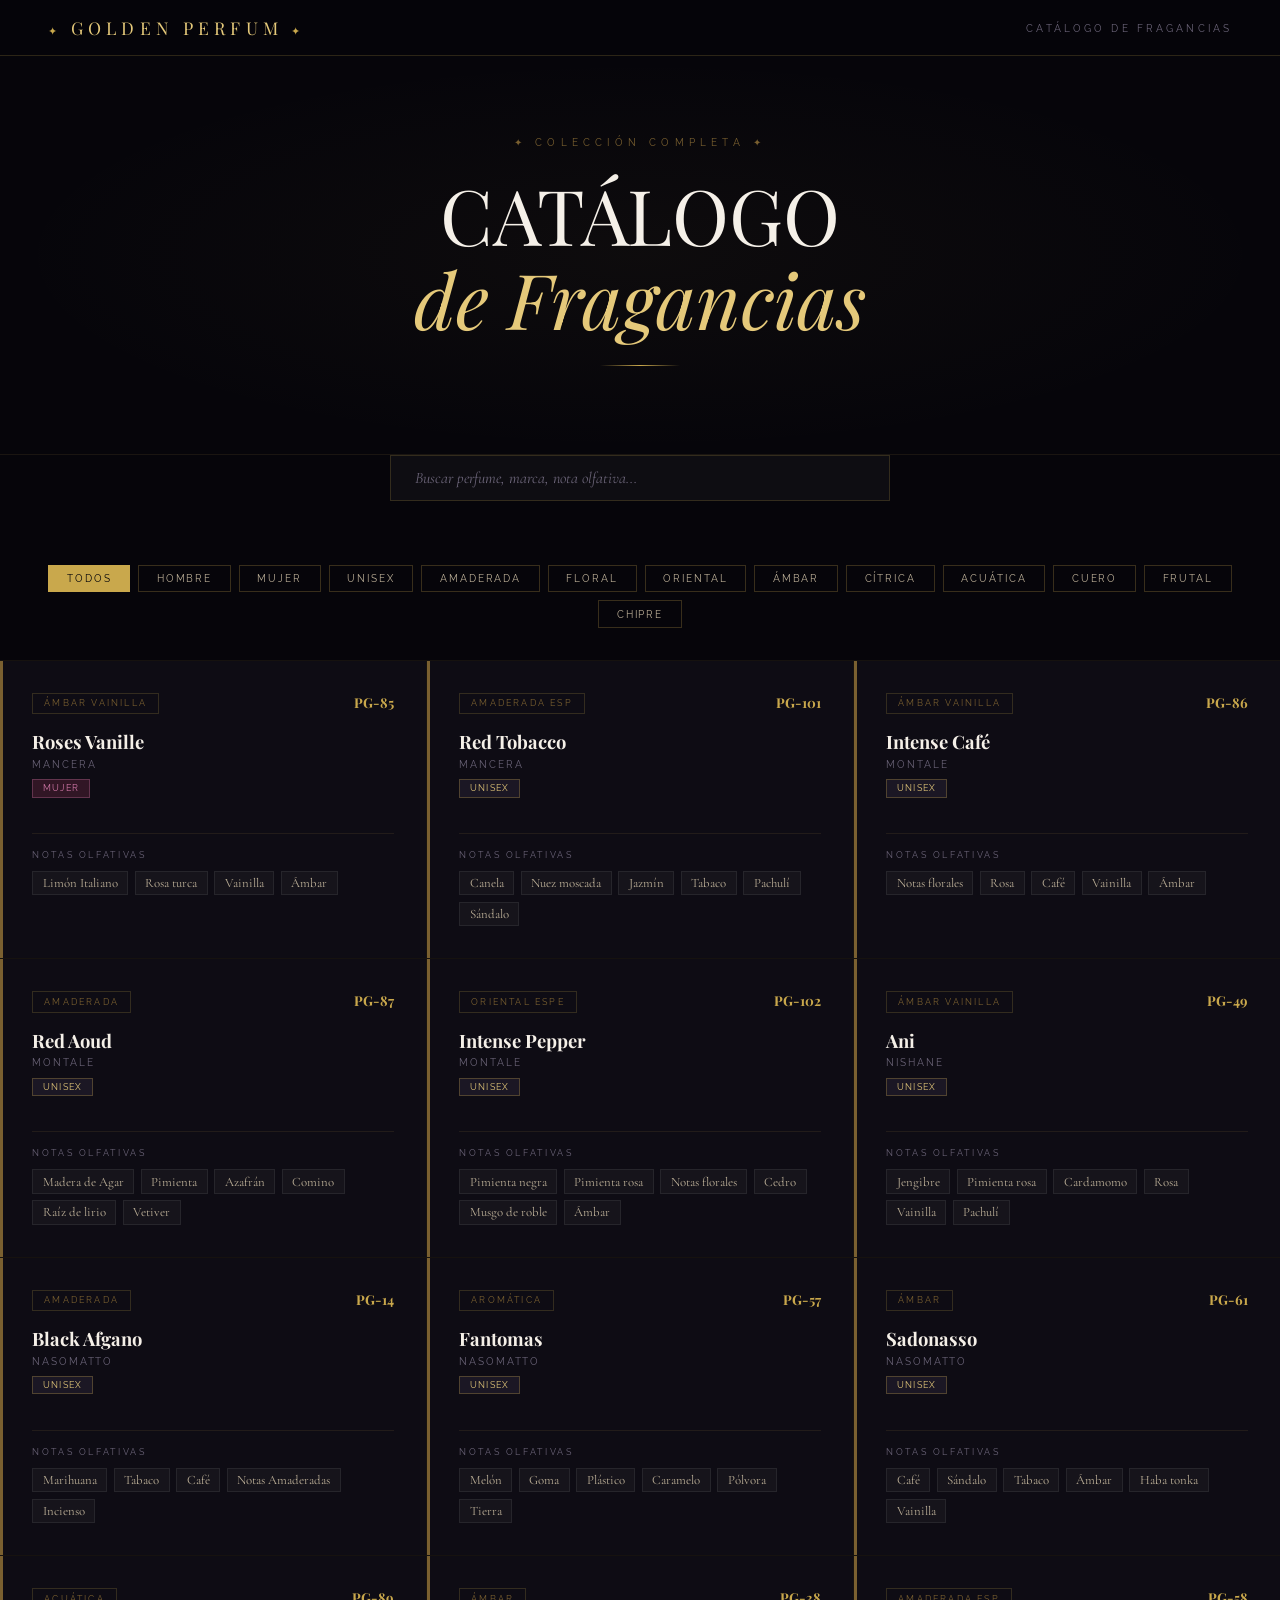
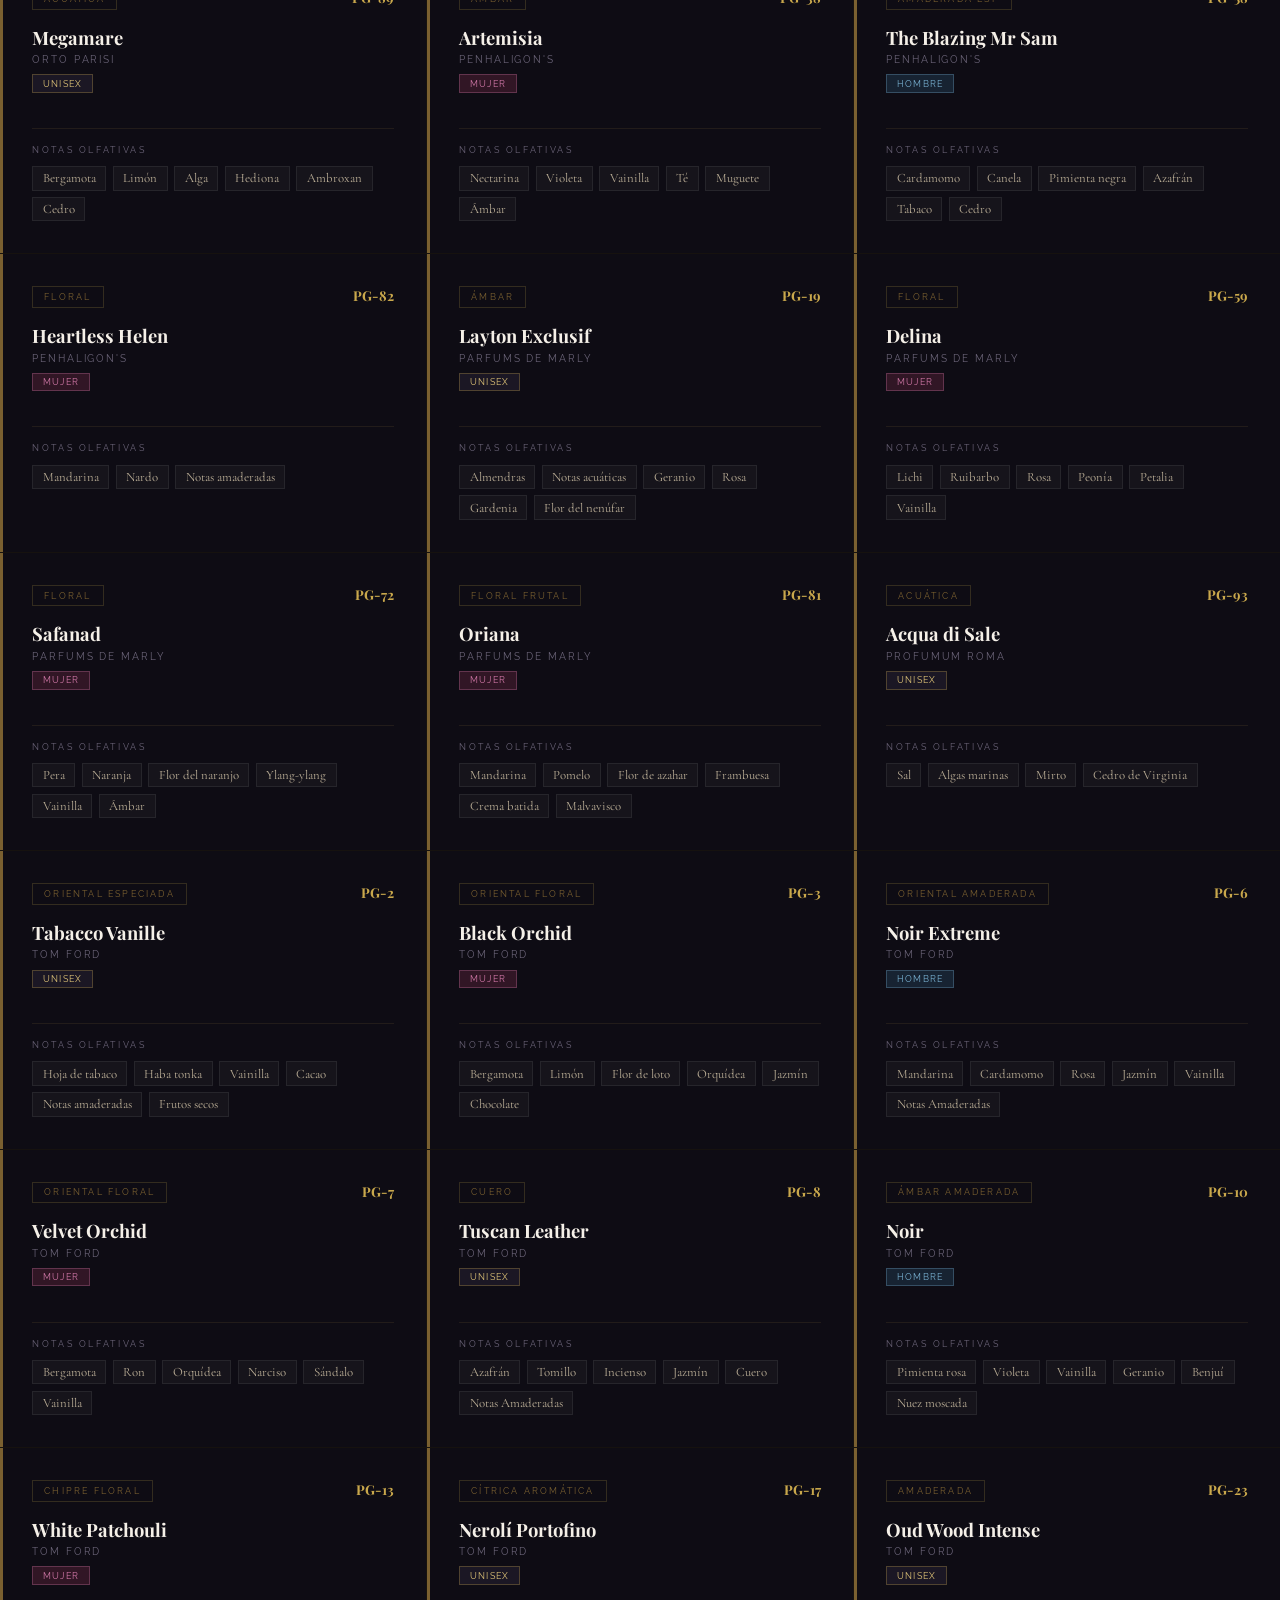
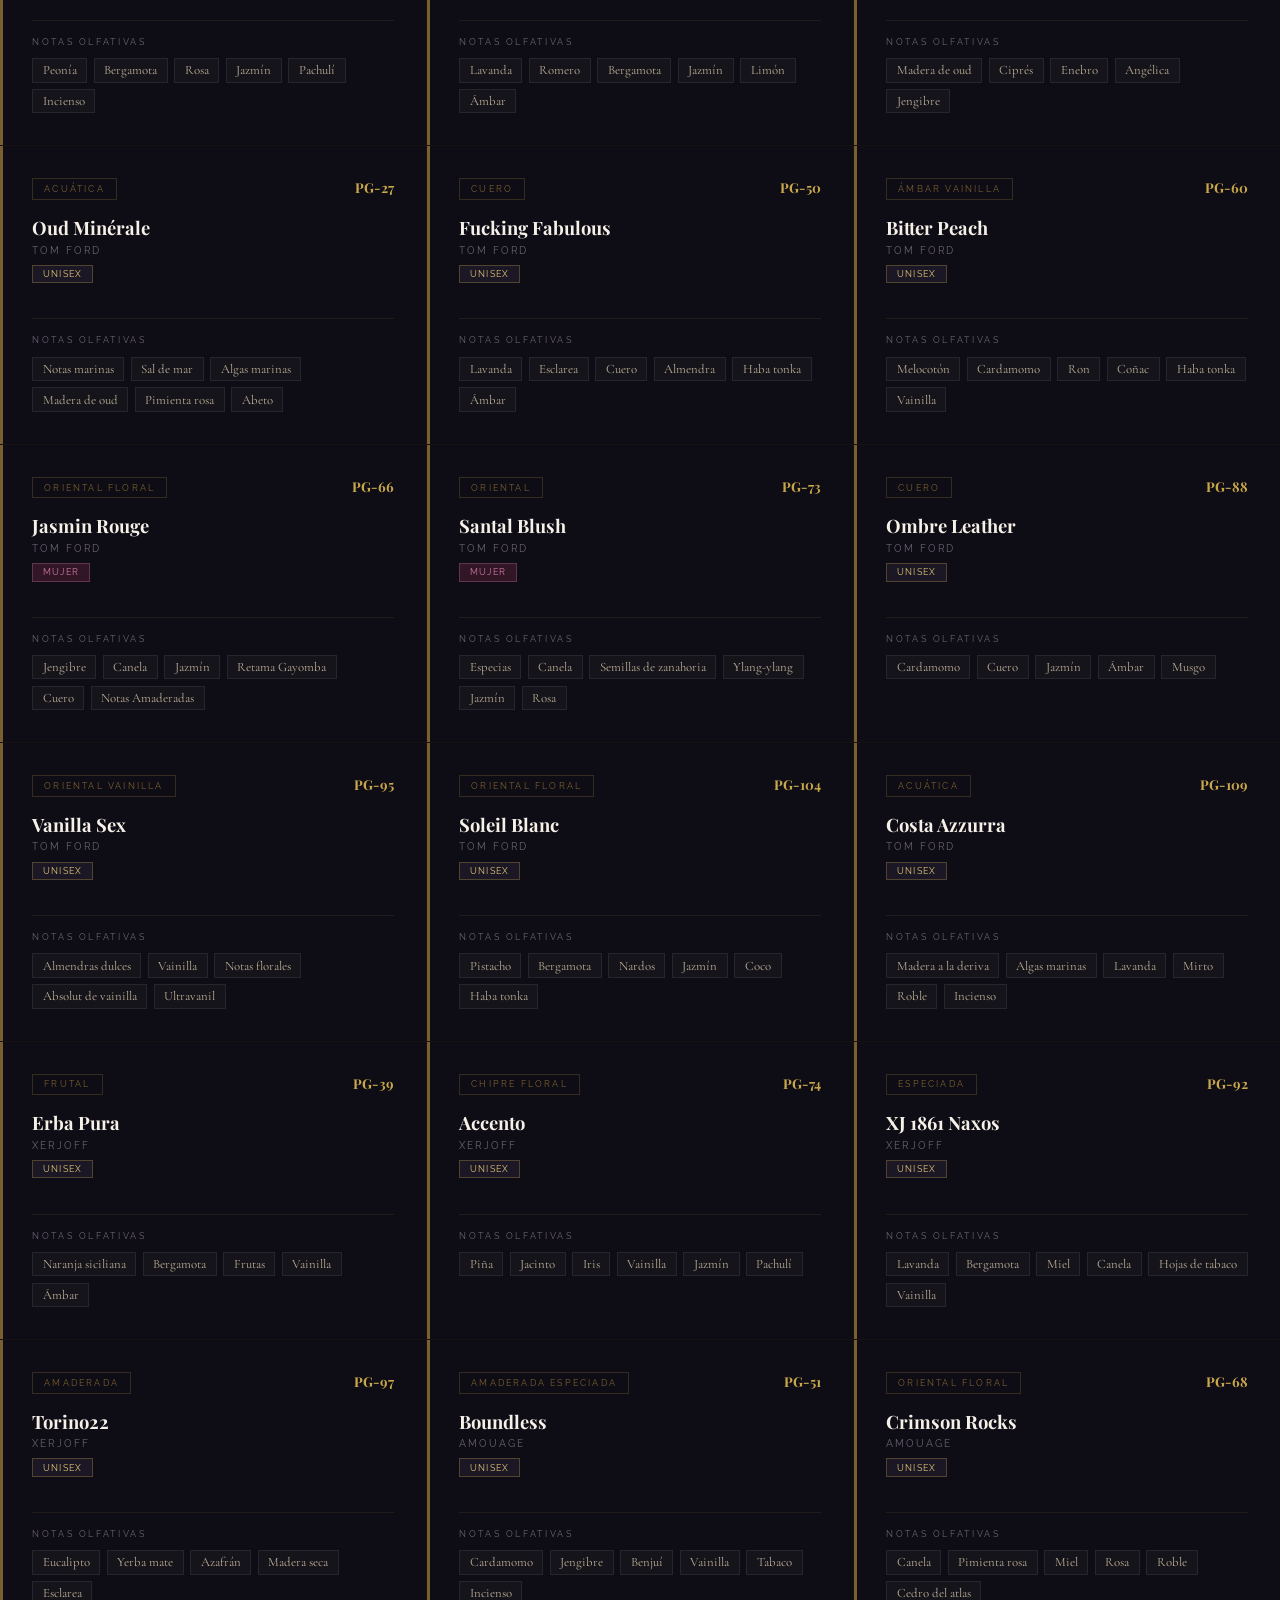
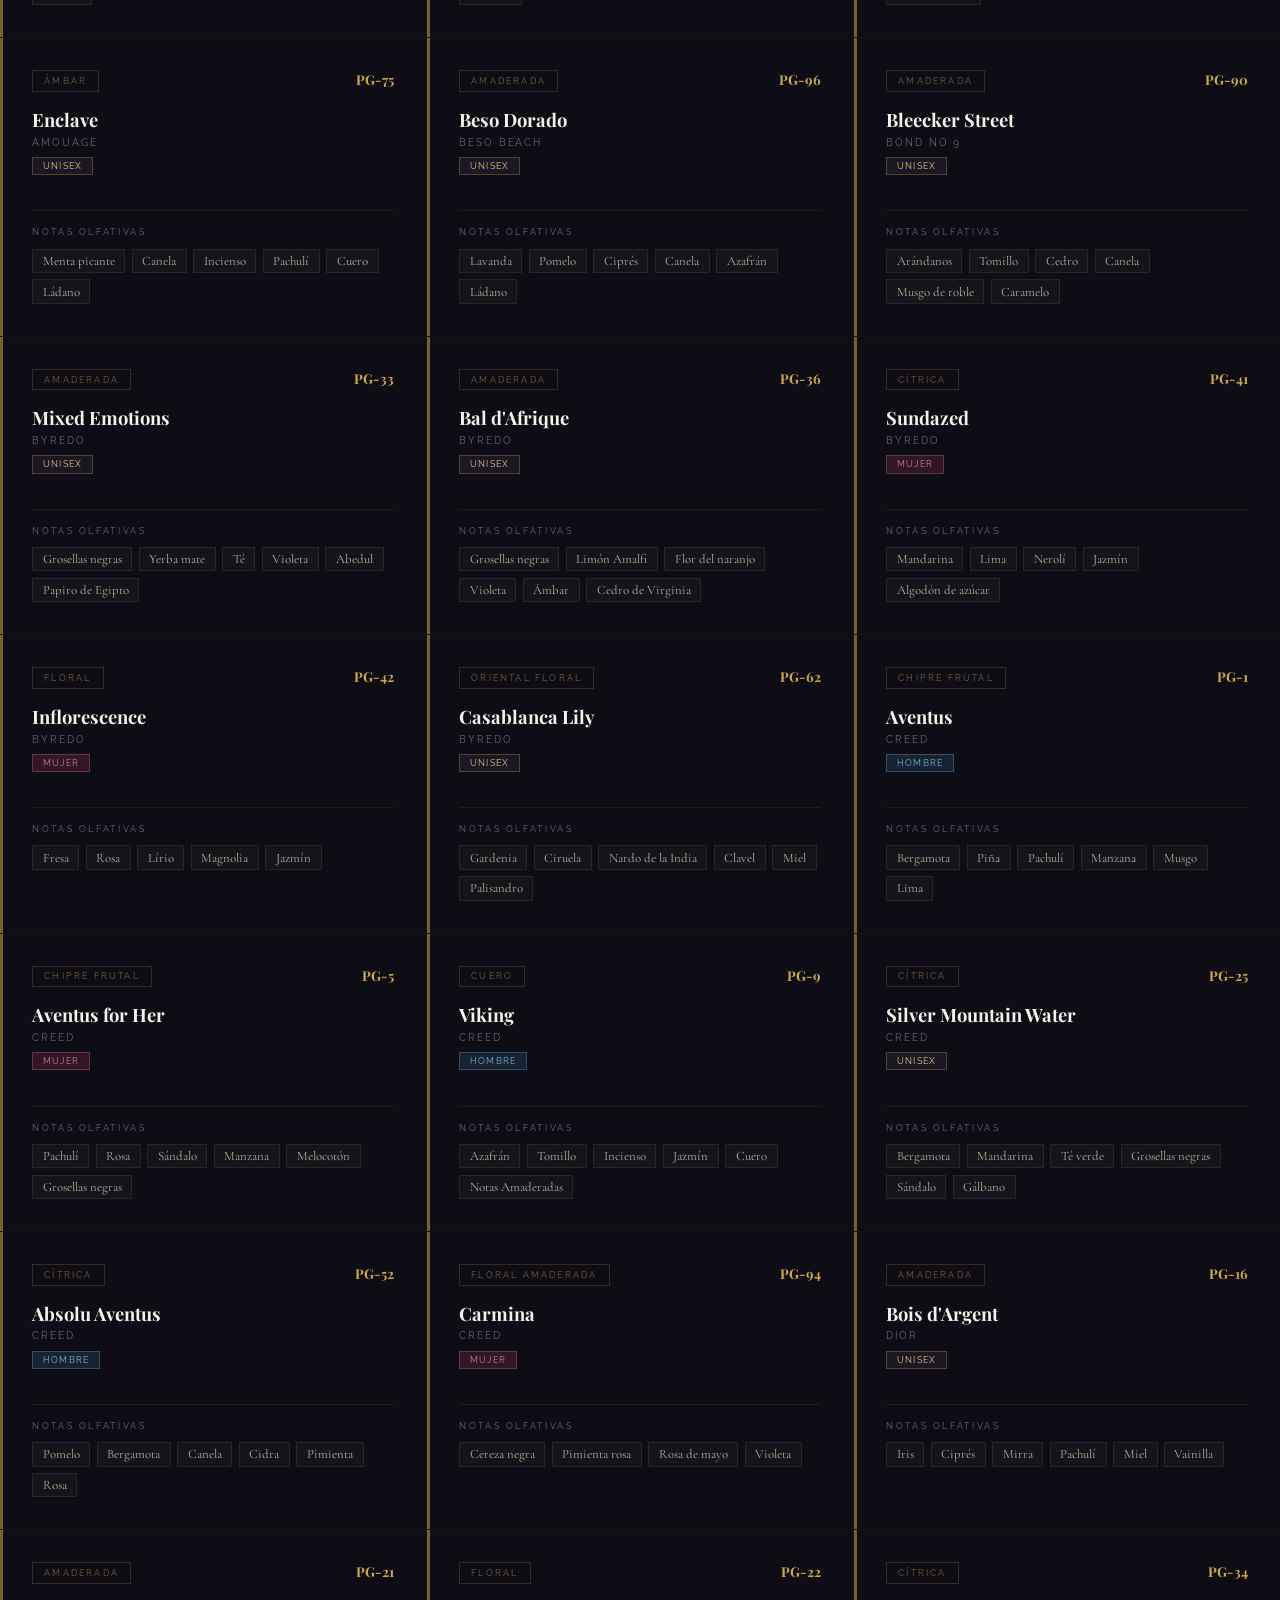
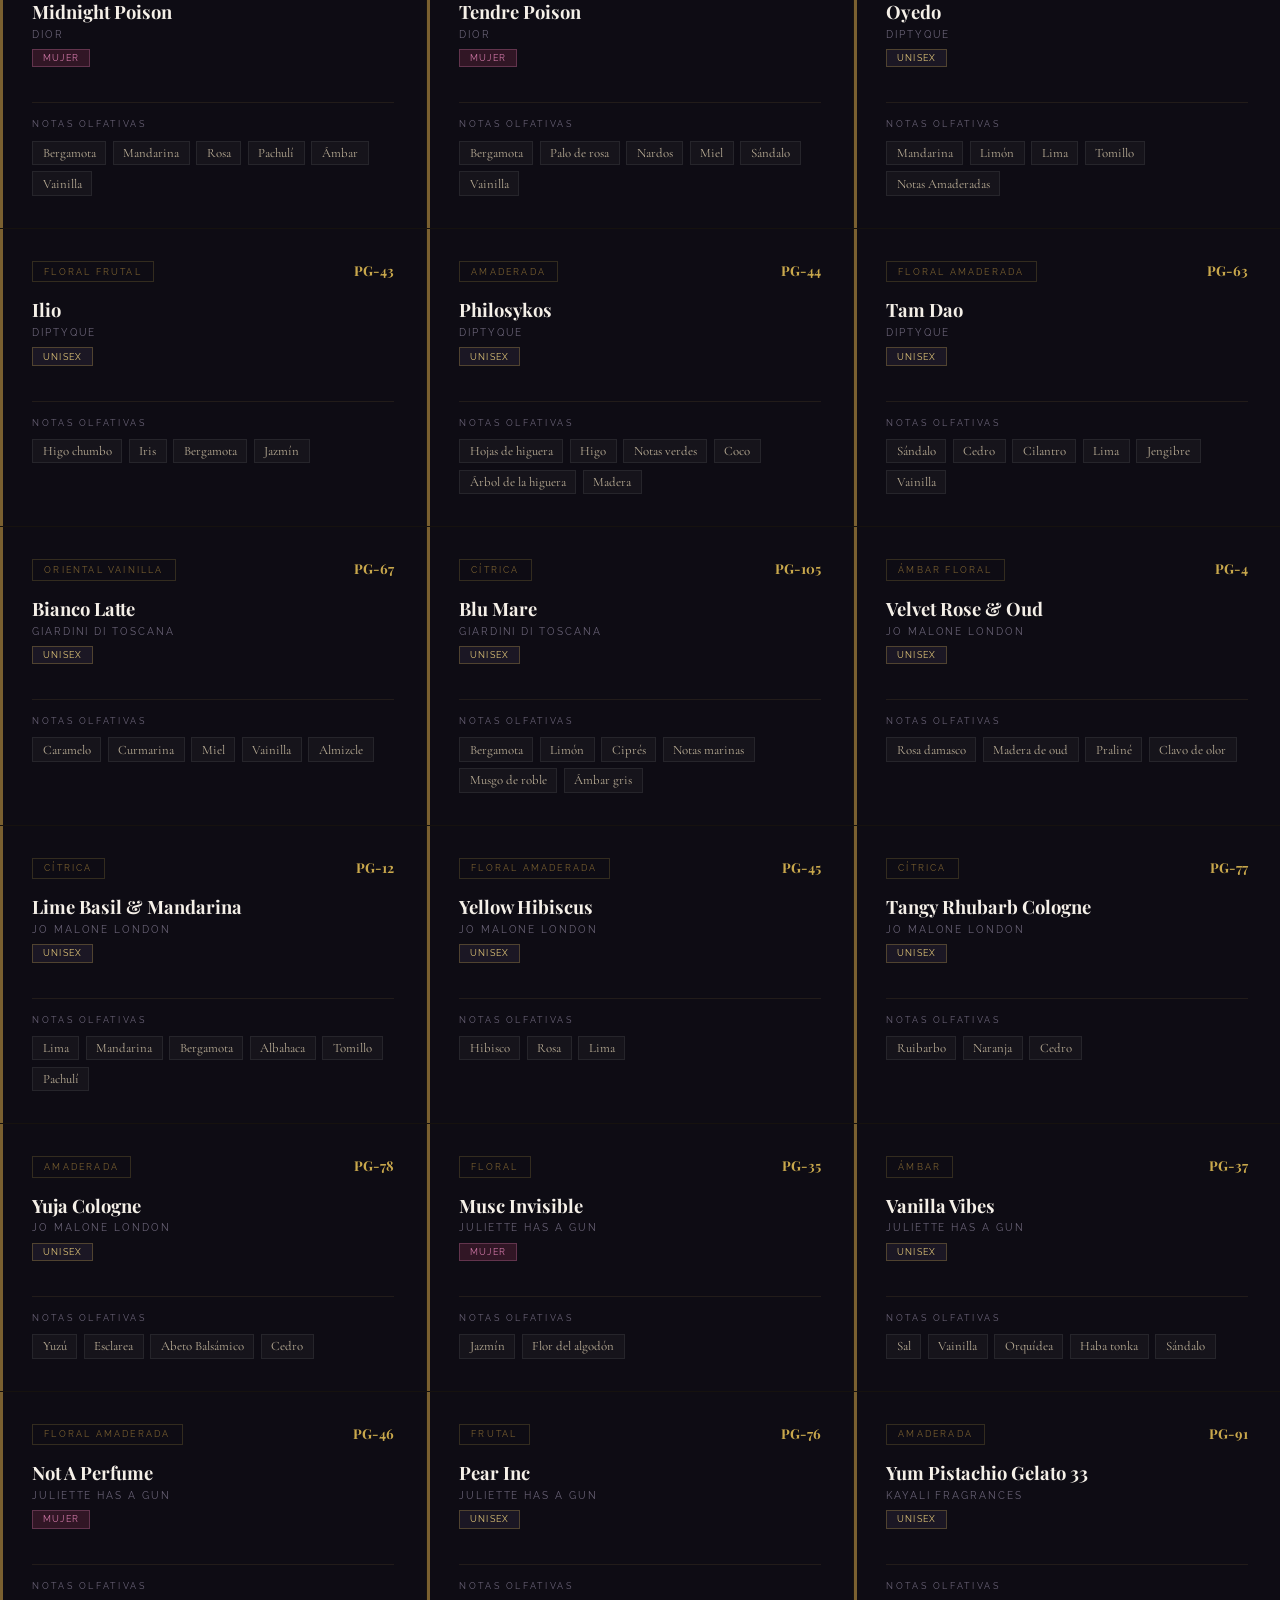
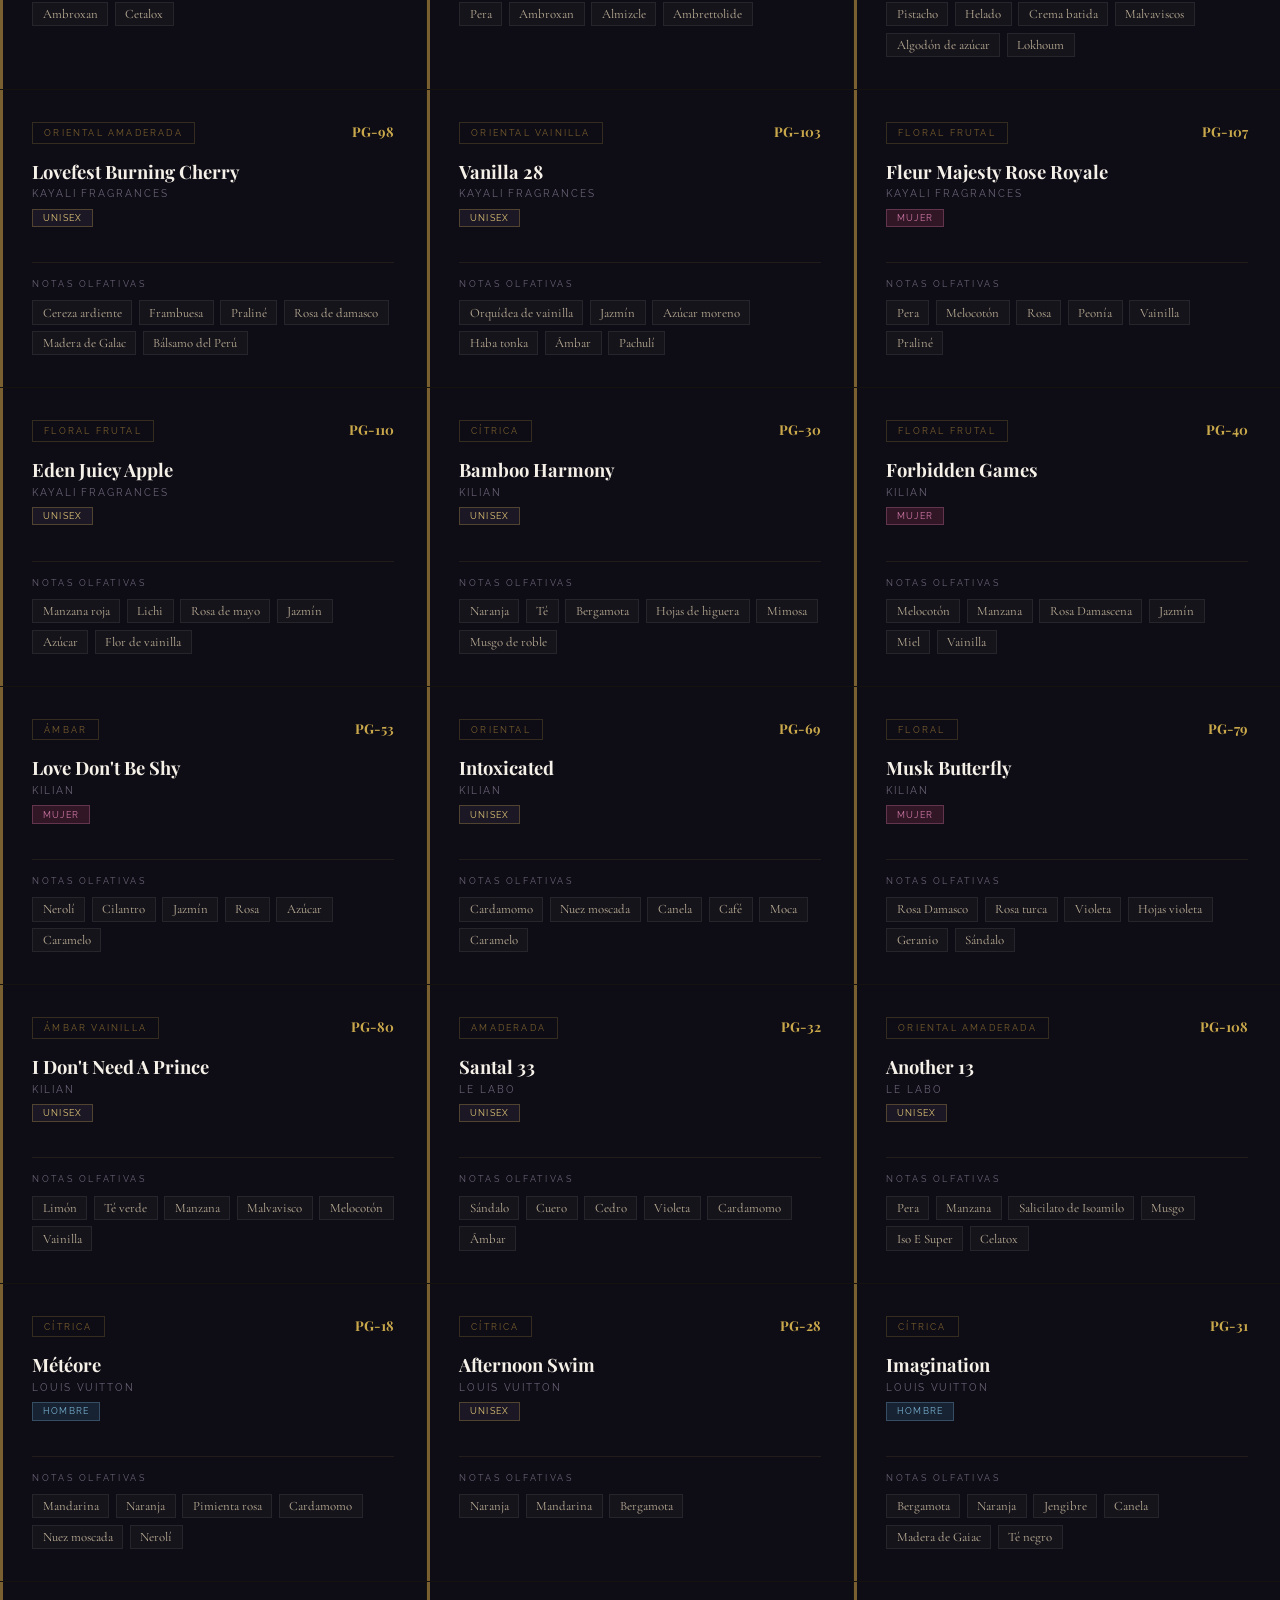
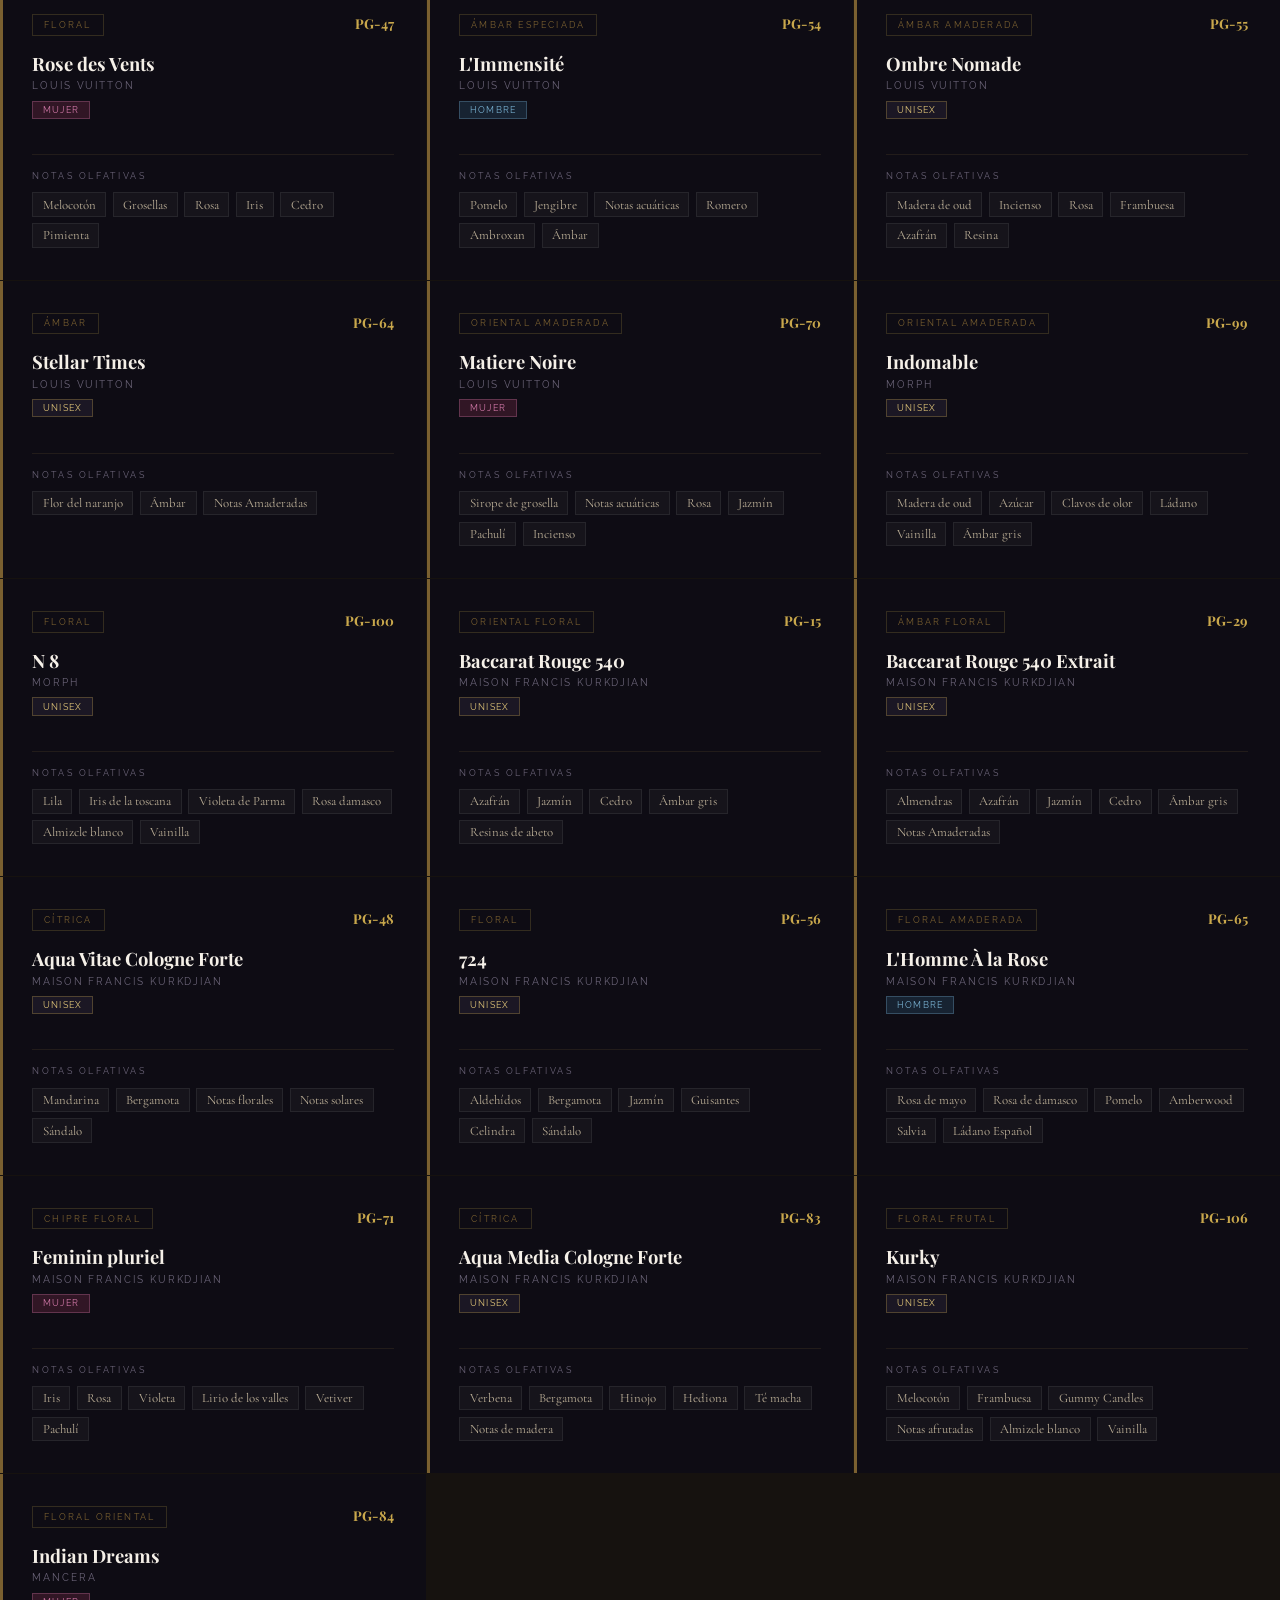
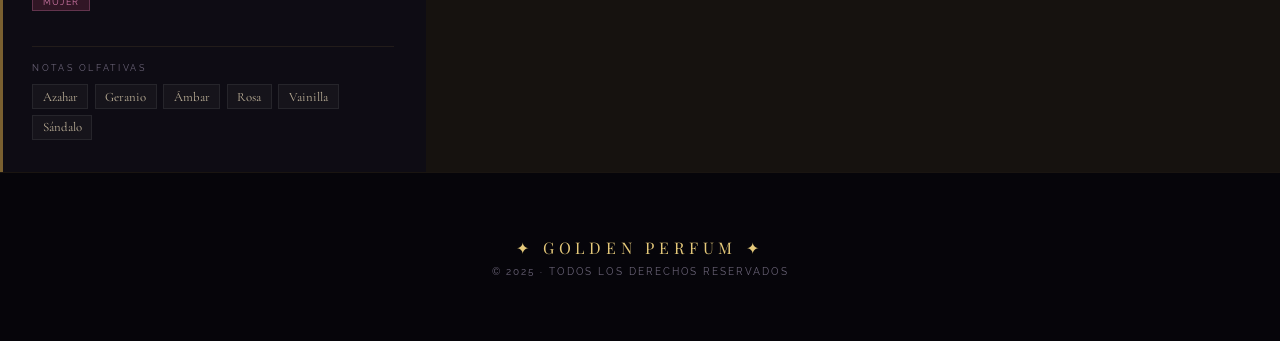
<file: nicho.html>
<!DOCTYPE html>
<html lang="es">
<head>
    <meta charset="UTF-8">
    <meta name="viewport" content="width=device-width, initial-scale=1.0">
    <title>Golden Perfum — Catálogo</title>
    <link href="https://fonts.googleapis.com/css2?family=Playfair+Display:ital,wght@0,400;0,700;0,900;1,400;1,700&family=Cormorant+Garamond:wght@300;400;500&family=Raleway:wght@300;400;500;600&display=swap" rel="stylesheet">
    <style>
        :root {
            --black: #06050a;
            --dark: #0e0c14;
            --dark-card: #13111a;
            --dark-border: #1e1b28;
            --gold: #c9a84c;
            --gold-light: #e5c97a;
            --gold-dim: #7a6030;
            --white: #f5f0e8;
            --white-dim: #bdb098;
            --muted: #6b6478;
            --accent-hombre: #1a2a3a;
            --accent-mujer: #3a1a2a;
            --accent-nicho: #1a3a2a;
            --accent-arabe: #2a1a0a;
        }

        * { margin: 0; padding: 0; box-sizing: border-box; }

        body {
            background: var(--black);
            color: var(--white);
            font-family: 'Cormorant Garamond', serif;
            overflow-x: hidden;
        }

        /* HEADER */
        .header {
            position: sticky;
            top: 0;
            z-index: 100;
            background: rgba(6,5,10,0.95);
            backdrop-filter: blur(10px);
            border-bottom: 1px solid rgba(201,168,76,0.2);
            padding: 1rem 3rem;
            display: flex;
            justify-content: space-between;
            align-items: center;
        }

        .header-brand {
            font-family: 'Playfair Display', serif;
            font-size: 1.1rem;
            letter-spacing: 0.3em;
            color: var(--gold-light);
        }

        .header-brand span { color: var(--gold); font-size: 0.7rem; }

        .header-sub {
            font-family: 'Raleway', sans-serif;
            font-size: 0.65rem;
            letter-spacing: 0.3em;
            color: var(--muted);
            text-transform: uppercase;
        }

        /* HERO */
        .hero {
            text-align: center;
            padding: 5rem 2rem 4rem;
            border-bottom: 1px solid rgba(201,168,76,0.1);
            background: radial-gradient(ellipse at center, rgba(201,168,76,0.04) 0%, transparent 70%);
        }

        .hero-pre {
            font-family: 'Raleway', sans-serif;
            font-size: 0.65rem;
            letter-spacing: 0.5em;
            color: var(--gold-dim);
            text-transform: uppercase;
            margin-bottom: 1.5rem;
        }

        .hero-title {
            font-family: 'Playfair Display', serif;
            font-size: clamp(2.5rem, 6vw, 5rem);
            font-weight: 400;
            color: var(--white);
            line-height: 1.1;
            margin-bottom: 1rem;
        }

        .hero-title em {
            color: var(--gold-light);
            font-style: italic;
        }

        .hero-divider {
            width: 80px;
            height: 1px;
            background: linear-gradient(90deg, transparent, var(--gold), transparent);
            margin: 1.5rem auto;
        }

        /* FILTROS */
        .filters {
            display: flex;
            gap: 0.5rem;
            justify-content: center;
            flex-wrap: wrap;
            padding: 2rem 3rem;
            border-bottom: 1px solid rgba(201,168,76,0.08);
        }

        .filter-btn {
            font-family: 'Raleway', sans-serif;
            font-size: 0.6rem;
            letter-spacing: 0.2em;
            text-transform: uppercase;
            padding: 0.45rem 1.1rem;
            border: 1px solid rgba(201,168,76,0.25);
            background: transparent;
            color: var(--white-dim);
            cursor: pointer;
            transition: all 0.3s;
        }

        .filter-btn:hover, .filter-btn.active {
            background: var(--gold);
            color: var(--black);
            border-color: var(--gold);
        }

        /* GRID PERFUMES */
        .catalog-grid {
            display: grid;
            grid-template-columns: repeat(auto-fill, minmax(340px, 1fr));
            gap: 1px;
            background: rgba(201,168,76,0.08);
            padding: 0;
        }

        .perfume-card {
            background: var(--dark);
            padding: 2rem;
            transition: all 0.3s;
            position: relative;
            overflow: hidden;
            cursor: pointer;
        }

        .perfume-card::before {
            content: '';
            position: absolute;
            top: 0; left: 0;
            width: 3px;
            height: 100%;
            background: var(--gold-dim);
            transition: background 0.3s;
        }

        .perfume-card:hover {
            background: var(--dark-card);
            transform: translateY(-2px);
            z-index: 1;
            box-shadow: 0 10px 40px rgba(0,0,0,0.5);
        }

        .perfume-card:hover::before {
            background: var(--gold);
        }

        .card-top {
            display: flex;
            justify-content: space-between;
            align-items: flex-start;
            margin-bottom: 1rem;
        }

        .card-category {
            font-family: 'Raleway', sans-serif;
            font-size: 0.55rem;
            letter-spacing: 0.25em;
            text-transform: uppercase;
            color: var(--gold-dim);
            padding: 0.3rem 0.7rem;
            border: 1px solid rgba(201,168,76,0.2);
        }

        .card-pg {
            font-family: 'Playfair Display', serif;
            font-size: 0.85rem;
            color: var(--gold);
            font-weight: 700;
        }

        .card-name {
            font-family: 'Playfair Display', serif;
            font-size: 1.15rem;
            font-weight: 700;
            color: var(--white);
            margin-bottom: 0.3rem;
            line-height: 1.3;
        }

        .card-brand {
            font-family: 'Raleway', sans-serif;
            font-size: 0.6rem;
            letter-spacing: 0.2em;
            text-transform: uppercase;
            color: var(--muted);
            margin-bottom: 0.4rem;
        }

        .card-gender {
            display: inline-block;
            font-family: 'Raleway', sans-serif;
            font-size: 0.55rem;
            letter-spacing: 0.15em;
            text-transform: uppercase;
            padding: 0.2rem 0.6rem;
            margin-bottom: 1.2rem;
        }

        .card-gender.hombre { background: rgba(26,42,58,0.8); color: #7ab3d4; border: 1px solid rgba(122,179,212,0.3); }
        .card-gender.mujer  { background: rgba(58,26,42,0.8); color: #d47aaa; border: 1px solid rgba(212,122,170,0.3); }
        .card-gender.unisex { background: rgba(30,27,40,0.8); color: var(--gold-light); border: 1px solid rgba(201,168,76,0.3); }

        .card-divider {
            height: 1px;
            background: rgba(201,168,76,0.1);
            margin: 1rem 0;
        }

        .card-notes-label {
            font-family: 'Raleway', sans-serif;
            font-size: 0.55rem;
            letter-spacing: 0.3em;
            text-transform: uppercase;
            color: var(--muted);
            margin-bottom: 0.7rem;
        }

        .card-notes {
            display: flex;
            flex-wrap: wrap;
            gap: 0.4rem;
        }

        .note-tag {
            font-family: 'Cormorant Garamond', serif;
            font-size: 0.8rem;
            color: var(--white-dim);
            padding: 0.2rem 0.6rem;
            background: rgba(255,255,255,0.03);
            border: 1px solid rgba(255,255,255,0.07);
            transition: all 0.2s;
        }

        .perfume-card:hover .note-tag {
            border-color: rgba(201,168,76,0.2);
            color: var(--white);
        }

        /* SECTION LABELS */
        .section-label {
            padding: 3rem 3rem 1.5rem;
            display: flex;
            align-items: center;
            gap: 2rem;
        }

        .section-label h2 {
            font-family: 'Playfair Display', serif;
            font-size: 0.7rem;
            letter-spacing: 0.5em;
            text-transform: uppercase;
            color: var(--gold-dim);
            white-space: nowrap;
        }

        .section-label-line {
            flex: 1;
            height: 1px;
            background: rgba(201,168,76,0.15);
        }

        .section-count {
            font-family: 'Raleway', sans-serif;
            font-size: 0.6rem;
            color: var(--muted);
            letter-spacing: 0.1em;
        }

        /* FOOTER */
        .footer {
            text-align: center;
            padding: 4rem 2rem;
            border-top: 1px solid rgba(201,168,76,0.1);
            margin-top: 0;
        }

        .footer-logo {
            font-family: 'Playfair Display', serif;
            font-size: 1rem;
            letter-spacing: 0.3em;
            color: var(--gold-light);
            margin-bottom: 0.5rem;
        }

        .footer-copy {
            font-family: 'Raleway', sans-serif;
            font-size: 0.6rem;
            letter-spacing: 0.2em;
            color: var(--muted);
            text-transform: uppercase;
        }

        /* SEARCH */
        .search-wrap {
            padding: 0 3rem 2rem;
            display: flex;
            justify-content: center;
        }

        .search-input {
            width: 100%;
            max-width: 500px;
            background: rgba(255,255,255,0.03);
            border: 1px solid rgba(201,168,76,0.2);
            color: var(--white);
            font-family: 'Cormorant Garamond', serif;
            font-size: 1rem;
            padding: 0.75rem 1.5rem;
            outline: none;
            transition: border-color 0.3s;
        }

        .search-input::placeholder { color: var(--muted); font-style: italic; }
        .search-input:focus { border-color: var(--gold); }

        .hidden { display: none !important; }
    </style>
</head>
<body>

<header class="header">
    <div class="header-brand"><span>✦ </span>GOLDEN PERFUM<span> ✦</span></div>
    <div class="header-sub">Catálogo de Fragancias</div>
</header>

<div class="hero">
    <p class="hero-pre">✦ Colección Completa ✦</p>
    <h1 class="hero-title">CATÁLOGO<br><em>de Fragancias</em></h1>
    <div class="hero-divider"></div>
</div>

<div class="search-wrap">
    <input class="search-input" type="text" id="searchInput" placeholder="Buscar perfume, marca, nota olfativa...">
</div>

<div class="filters">
    <button class="filter-btn active" onclick="filterBy('todos')">Todos</button>
    <button class="filter-btn" onclick="filterBy('HOMBRE')">Hombre</button>
    <button class="filter-btn" onclick="filterBy('MUJER')">Mujer</button>
    <button class="filter-btn" onclick="filterBy('UNISEX')">Unisex</button>
    <button class="filter-btn" onclick="filterBy('AMADERADA')">Amaderada</button>
    <button class="filter-btn" onclick="filterBy('FLORAL')">Floral</button>
    <button class="filter-btn" onclick="filterBy('ORIENTAL')">Oriental</button>
    <button class="filter-btn" onclick="filterBy('ÁMBAR')">Ámbar</button>
    <button class="filter-btn" onclick="filterBy('CÍTRICA')">Cítrica</button>
    <button class="filter-btn" onclick="filterBy('ACUÁTICA')">Acuática</button>
    <button class="filter-btn" onclick="filterBy('CUERO')">Cuero</button>
    <button class="filter-btn" onclick="filterBy('FRUTAL')">Frutal</button>
    <button class="filter-btn" onclick="filterBy('CHIPRE')">Chipre</button>
</div>

<div id="catalogGrid" class="catalog-grid"></div>

<footer class="footer">
    <div class="footer-logo">✦ GOLDEN PERFUM ✦</div>
    <p class="footer-copy">© 2025 · Todos los derechos reservados</p>
</footer>

<script>
const perfumes = [
    // Página 20
    { pg:"PG-85", nombre:"Roses Vanille", marca:"Mancera", genero:"MUJER", categoria:"ÁMBAR VAINILLA", notas:["Limón Italiano","Rosa turca","Vainilla","Ámbar"] },
    { pg:"PG-101", nombre:"Red Tobacco", marca:"Mancera", genero:"UNISEX", categoria:"AMADERADA ESP", notas:["Canela","Nuez moscada","Jazmín","Tabaco","Pachulí","Sándalo"] },
    { pg:"PG-86", nombre:"Intense Café", marca:"Montale", genero:"UNISEX", categoria:"ÁMBAR VAINILLA", notas:["Notas florales","Rosa","Café","Vainilla","Ámbar"] },
    { pg:"PG-87", nombre:"Red Aoud", marca:"Montale", genero:"UNISEX", categoria:"AMADERADA", notas:["Madera de Agar","Pimienta","Azafrán","Comino","Raíz de lirio","Vetiver"] },
    { pg:"PG-102", nombre:"Intense Pepper", marca:"Montale", genero:"UNISEX", categoria:"ORIENTAL ESPE", notas:["Pimienta negra","Pimienta rosa","Notas florales","Cedro","Musgo de roble","Ámbar"] },
    { pg:"PG-49", nombre:"Ani", marca:"Nishane", genero:"UNISEX", categoria:"ÁMBAR VAINILLA", notas:["Jengibre","Pimienta rosa","Cardamomo","Rosa","Vainilla","Pachulí"] },
    // Página 21
    { pg:"PG-14", nombre:"Black Afgano", marca:"Nasomatto", genero:"UNISEX", categoria:"AMADERADA", notas:["Marihuana","Tabaco","Café","Notas Amaderadas","Incienso"] },
    { pg:"PG-57", nombre:"Fantomas", marca:"Nasomatto", genero:"UNISEX", categoria:"AROMÁTICA", notas:["Melón","Goma","Plástico","Caramelo","Pólvora","Tierra"] },
    { pg:"PG-61", nombre:"Sadonasso", marca:"Nasomatto", genero:"UNISEX", categoria:"ÁMBAR", notas:["Café","Sándalo","Tabaco","Ámbar","Haba tonka","Vainilla"] },
    { pg:"PG-89", nombre:"Megamare", marca:"Orto Parisi", genero:"UNISEX", categoria:"ACUÁTICA", notas:["Bergamota","Limón","Alga","Hediona","Ambroxan","Cedro"] },
    { pg:"PG-38", nombre:"Artemisia", marca:"Penhaligon's", genero:"MUJER", categoria:"ÁMBAR", notas:["Nectarina","Violeta","Vainilla","Té","Muguete","Ámbar"] },
    { pg:"PG-58", nombre:"The Blazing Mr Sam", marca:"Penhaligon's", genero:"HOMBRE", categoria:"AMADERADA ESP", notas:["Cardamomo","Canela","Pimienta negra","Azafrán","Tabaco","Cedro"] },
    // Página 22
    { pg:"PG-82", nombre:"Heartless Helen", marca:"Penhaligon's", genero:"MUJER", categoria:"FLORAL", notas:["Mandarina","Nardo","Notas amaderadas"] },
    { pg:"PG-19", nombre:"Layton Exclusif", marca:"Parfums de Marly", genero:"UNISEX", categoria:"ÁMBAR", notas:["Almendras","Notas acuáticas","Geranio","Rosa","Gardenia","Flor del nenúfar"] },
    { pg:"PG-59", nombre:"Delina", marca:"Parfums de Marly", genero:"MUJER", categoria:"FLORAL", notas:["Lichi","Ruibarbo","Rosa","Peonía","Petalia","Vainilla"] },
    { pg:"PG-72", nombre:"Safanad", marca:"Parfums de Marly", genero:"MUJER", categoria:"FLORAL", notas:["Pera","Naranja","Flor del naranjo","Ylang-ylang","Vainilla","Ámbar"] },
    { pg:"PG-81", nombre:"Oriana", marca:"Parfums de Marly", genero:"MUJER", categoria:"FLORAL FRUTAL", notas:["Mandarina","Pomelo","Flor de azahar","Frambuesa","Crema batida","Malvavisco"] },
    { pg:"PG-93", nombre:"Acqua di Sale", marca:"Profumum Roma", genero:"UNISEX", categoria:"ACUÁTICA", notas:["Sal","Algas marinas","Mirto","Cedro de Virginia"] },
    // Página 23 — Tom Ford
    { pg:"PG-2", nombre:"Tabacco Vanille", marca:"Tom Ford", genero:"UNISEX", categoria:"ORIENTAL ESPECIADA", notas:["Hoja de tabaco","Haba tonka","Vainilla","Cacao","Notas amaderadas","Frutos secos"] },
    { pg:"PG-3", nombre:"Black Orchid", marca:"Tom Ford", genero:"MUJER", categoria:"ORIENTAL FLORAL", notas:["Bergamota","Limón","Flor de loto","Orquídea","Jazmín","Chocolate"] },
    { pg:"PG-6", nombre:"Noir Extreme", marca:"Tom Ford", genero:"HOMBRE", categoria:"ORIENTAL AMADERADA", notas:["Mandarina","Cardamomo","Rosa","Jazmín","Vainilla","Notas Amaderadas"] },
    { pg:"PG-7", nombre:"Velvet Orchid", marca:"Tom Ford", genero:"MUJER", categoria:"ORIENTAL FLORAL", notas:["Bergamota","Ron","Orquídea","Narciso","Sándalo","Vainilla"] },
    { pg:"PG-8", nombre:"Tuscan Leather", marca:"Tom Ford", genero:"UNISEX", categoria:"CUERO", notas:["Azafrán","Tomillo","Incienso","Jazmín","Cuero","Notas Amaderadas"] },
    { pg:"PG-10", nombre:"Noir", marca:"Tom Ford", genero:"HOMBRE", categoria:"ÁMBAR AMADERADA", notas:["Pimienta rosa","Violeta","Vainilla","Geranio","Benjuí","Nuez moscada"] },
    // Página 24
    { pg:"PG-13", nombre:"White Patchouli", marca:"Tom Ford", genero:"MUJER", categoria:"CHIPRE FLORAL", notas:["Peonía","Bergamota","Rosa","Jazmín","Pachulí","Incienso"] },
    { pg:"PG-17", nombre:"Nerolí Portofino", marca:"Tom Ford", genero:"UNISEX", categoria:"CÍTRICA AROMÁTICA", notas:["Lavanda","Romero","Bergamota","Jazmín","Limón","Ámbar"] },
    { pg:"PG-23", nombre:"Oud Wood Intense", marca:"Tom Ford", genero:"UNISEX", categoria:"AMADERADA", notas:["Madera de oud","Ciprés","Enebro","Angélica","Jengibre"] },
    { pg:"PG-27", nombre:"Oud Minérale", marca:"Tom Ford", genero:"UNISEX", categoria:"ACUÁTICA", notas:["Notas marinas","Sal de mar","Algas marinas","Madera de oud","Pimienta rosa","Abeto"] },
    { pg:"PG-50", nombre:"Fucking Fabulous", marca:"Tom Ford", genero:"UNISEX", categoria:"CUERO", notas:["Lavanda","Esclarea","Cuero","Almendra","Haba tonka","Ámbar"] },
    { pg:"PG-60", nombre:"Bitter Peach", marca:"Tom Ford", genero:"UNISEX", categoria:"ÁMBAR VAINILLA", notas:["Melocotón","Cardamomo","Ron","Coñac","Haba tonka","Vainilla"] },
    // Página 25
    { pg:"PG-66", nombre:"Jasmin Rouge", marca:"Tom Ford", genero:"MUJER", categoria:"ORIENTAL FLORAL", notas:["Jengibre","Canela","Jazmín","Retama Gayomba","Cuero","Notas Amaderadas"] },
    { pg:"PG-73", nombre:"Santal Blush", marca:"Tom Ford", genero:"MUJER", categoria:"ORIENTAL", notas:["Especias","Canela","Semillas de zanahoria","Ylang-ylang","Jazmín","Rosa"] },
    { pg:"PG-88", nombre:"Ombre Leather", marca:"Tom Ford", genero:"UNISEX", categoria:"CUERO", notas:["Cardamomo","Cuero","Jazmín","Ámbar","Musgo"] },
    { pg:"PG-95", nombre:"Vanilla Sex", marca:"Tom Ford", genero:"UNISEX", categoria:"ORIENTAL VAINILLA", notas:["Almendras dulces","Vainilla","Notas florales","Absolut de vainilla","Ultravanil"] },
    { pg:"PG-104", nombre:"Soleil Blanc", marca:"Tom Ford", genero:"UNISEX", categoria:"ORIENTAL FLORAL", notas:["Pistacho","Bergamota","Nardos","Jazmín","Coco","Haba tonka"] },
    { pg:"PG-109", nombre:"Costa Azzurra", marca:"Tom Ford", genero:"UNISEX", categoria:"ACUÁTICA", notas:["Madera a la deriva","Algas marinas","Lavanda","Mirto","Roble","Incienso"] },
    // Página 26 — Xerjoff
    { pg:"PG-39", nombre:"Erba Pura", marca:"Xerjoff", genero:"UNISEX", categoria:"FRUTAL", notas:["Naranja siciliana","Bergamota","Frutas","Vainilla","Ámbar"] },
    { pg:"PG-74", nombre:"Accento", marca:"Xerjoff", genero:"UNISEX", categoria:"CHIPRE FLORAL", notas:["Piña","Jacinto","Iris","Vainilla","Jazmín","Pachulí"] },
    { pg:"PG-92", nombre:"XJ 1861 Naxos", marca:"Xerjoff", genero:"UNISEX", categoria:"ESPECIADA", notas:["Lavanda","Bergamota","Miel","Canela","Hojas de tabaco","Vainilla"] },
    { pg:"PG-97", nombre:"Torino22", marca:"Xerjoff", genero:"UNISEX", categoria:"AMADERADA", notas:["Eucalipto","Yerba mate","Azafrán","Madera seca","Esclarea"] },
    // Página 9 — Amouage/Byredo/Bond
    { pg:"PG-51", nombre:"Boundless", marca:"Amouage", genero:"UNISEX", categoria:"AMADERADA ESPECIADA", notas:["Cardamomo","Jengibre","Benjuí","Vainilla","Tabaco","Incienso"] },
    { pg:"PG-68", nombre:"Crimson Rocks", marca:"Amouage", genero:"UNISEX", categoria:"ORIENTAL FLORAL", notas:["Canela","Pimienta rosa","Miel","Rosa","Roble","Cedro del atlas"] },
    { pg:"PG-75", nombre:"Enclave", marca:"Amouage", genero:"UNISEX", categoria:"ÁMBAR", notas:["Menta picante","Canela","Incienso","Pachulí","Cuero","Ládano"] },
    { pg:"PG-96", nombre:"Beso Dorado", marca:"Beso Beach", genero:"UNISEX", categoria:"AMADERADA", notas:["Lavanda","Pomelo","Ciprés","Canela","Azafrán","Ládano"] },
    { pg:"PG-90", nombre:"Bleecker Street", marca:"Bond No 9", genero:"UNISEX", categoria:"AMADERADA", notas:["Arándanos","Tomillo","Cedro","Canela","Musgo de roble","Caramelo"] },
    { pg:"PG-33", nombre:"Mixed Emotions", marca:"Byredo", genero:"UNISEX", categoria:"AMADERADA", notas:["Grosellas negras","Yerba mate","Té","Violeta","Abedul","Papiro de Egipto"] },
    // Página 10 — Byredo/Creed
    { pg:"PG-36", nombre:"Bal d'Afrique", marca:"Byredo", genero:"UNISEX", categoria:"AMADERADA", notas:["Grosellas negras","Limón Amalfi","Flor del naranjo","Violeta","Ámbar","Cedro de Virginia"] },
    { pg:"PG-41", nombre:"Sundazed", marca:"Byredo", genero:"MUJER", categoria:"CÍTRICA", notas:["Mandarina","Lima","Nerolí","Jazmín","Algodón de azúcar"] },
    { pg:"PG-42", nombre:"Inflorescence", marca:"Byredo", genero:"MUJER", categoria:"FLORAL", notas:["Fresa","Rosa","Lírio","Magnolia","Jazmín"] },
    { pg:"PG-62", nombre:"Casablanca Lily", marca:"Byredo", genero:"UNISEX", categoria:"ORIENTAL FLORAL", notas:["Gardenia","Ciruela","Nardo de la India","Clavel","Miel","Palisandro"] },
    { pg:"PG-1", nombre:"Aventus", marca:"Creed", genero:"HOMBRE", categoria:"CHIPRE FRUTAL", notas:["Bergamota","Piña","Pachulí","Manzana","Musgo","Lima"] },
    { pg:"PG-5", nombre:"Aventus for Her", marca:"Creed", genero:"MUJER", categoria:"CHIPRE FRUTAL", notas:["Pachulí","Rosa","Sándalo","Manzana","Melocotón","Grosellas negras"] },
    // Página 11 — Creed/Dior
    { pg:"PG-9", nombre:"Viking", marca:"Creed", genero:"HOMBRE", categoria:"CUERO", notas:["Azafrán","Tomillo","Incienso","Jazmín","Cuero","Notas Amaderadas"] },
    { pg:"PG-25", nombre:"Silver Mountain Water", marca:"Creed", genero:"UNISEX", categoria:"CÍTRICA", notas:["Bergamota","Mandarina","Té verde","Grosellas negras","Sándalo","Gálbano"] },
    { pg:"PG-52", nombre:"Absolu Aventus", marca:"Creed", genero:"HOMBRE", categoria:"CÍTRICA", notas:["Pomelo","Bergamota","Canela","Cidra","Pimienta","Rosa"] },
    { pg:"PG-94", nombre:"Carmina", marca:"Creed", genero:"MUJER", categoria:"FLORAL AMADERADA", notas:["Cereza negra","Pimienta rosa","Rosa de mayo","Violeta"] },
    { pg:"PG-16", nombre:"Bois d'Argent", marca:"Dior", genero:"UNISEX", categoria:"AMADERADA", notas:["Iris","Ciprés","Mirra","Pachulí","Miel","Vainilla"] },
    { pg:"PG-21", nombre:"Midnight Poison", marca:"Dior", genero:"MUJER", categoria:"AMADERADA", notas:["Bergamota","Mandarina","Rosa","Pachulí","Ámbar","Vainilla"] },
    // Página 12 — Diptyque
    { pg:"PG-22", nombre:"Tendre Poison", marca:"Dior", genero:"MUJER", categoria:"FLORAL", notas:["Bergamota","Palo de rosa","Nardos","Miel","Sándalo","Vainilla"] },
    { pg:"PG-34", nombre:"Oyedo", marca:"Diptyque", genero:"UNISEX", categoria:"CÍTRICA", notas:["Mandarina","Limón","Lima","Tomillo","Notas Amaderadas"] },
    { pg:"PG-43", nombre:"Ilio", marca:"Diptyque", genero:"UNISEX", categoria:"FLORAL FRUTAL", notas:["Higo chumbo","Iris","Bergamota","Jazmín"] },
    { pg:"PG-44", nombre:"Philosykos", marca:"Diptyque", genero:"UNISEX", categoria:"AMADERADA", notas:["Hojas de higuera","Higo","Notas verdes","Coco","Árbol de la higuera","Madera"] },
    { pg:"PG-63", nombre:"Tam Dao", marca:"Diptyque", genero:"UNISEX", categoria:"FLORAL AMADERADA", notas:["Sándalo","Cedro","Cilantro","Lima","Jengibre","Vainilla"] },
    { pg:"PG-67", nombre:"Bianco Latte", marca:"Giardini di Toscana", genero:"UNISEX", categoria:"ORIENTAL VAINILLA", notas:["Caramelo","Curmarina","Miel","Vainilla","Almizcle"] },
    // Página 13 — Jo Malone / Giardini
    { pg:"PG-105", nombre:"Blu Mare", marca:"Giardini Di Toscana", genero:"UNISEX", categoria:"CÍTRICA", notas:["Bergamota","Limón","Ciprés","Notas marinas","Musgo de roble","Ámbar gris"] },
    { pg:"PG-4", nombre:"Velvet Rose & Oud", marca:"Jo Malone London", genero:"UNISEX", categoria:"ÁMBAR FLORAL", notas:["Rosa damasco","Madera de oud","Praliné","Clavo de olor"] },
    { pg:"PG-12", nombre:"Lime Basil & Mandarina", marca:"Jo Malone London", genero:"UNISEX", categoria:"CÍTRICA", notas:["Lima","Mandarina","Bergamota","Albahaca","Tomillo","Pachulí"] },
    { pg:"PG-45", nombre:"Yellow Hibiscus", marca:"Jo Malone London", genero:"UNISEX", categoria:"FLORAL AMADERADA", notas:["Hibisco","Rosa","Lima"] },
    { pg:"PG-77", nombre:"Tangy Rhubarb Cologne", marca:"Jo Malone London", genero:"UNISEX", categoria:"CÍTRICA", notas:["Ruibarbo","Naranja","Cedro"] },
    { pg:"PG-78", nombre:"Yuja Cologne", marca:"Jo Malone London", genero:"UNISEX", categoria:"AMADERADA", notas:["Yuzú","Esclarea","Abeto Balsámico","Cedro"] },
    // Página 14 — Juliette / Kayali
    { pg:"PG-35", nombre:"Musc Invisible", marca:"Juliette Has A Gun", genero:"MUJER", categoria:"FLORAL", notas:["Jazmín","Flor del algodón"] },
    { pg:"PG-37", nombre:"Vanilla Vibes", marca:"Juliette Has A Gun", genero:"UNISEX", categoria:"ÁMBAR", notas:["Sal","Vainilla","Orquídea","Haba tonka","Sándalo"] },
    { pg:"PG-46", nombre:"Not A Perfume", marca:"Juliette Has A Gun", genero:"MUJER", categoria:"FLORAL AMADERADA", notas:["Ambroxan","Cetalox"] },
    { pg:"PG-76", nombre:"Pear Inc", marca:"Juliette Has A Gun", genero:"UNISEX", categoria:"FRUTAL", notas:["Pera","Ambroxan","Almizcle","Ambrettolide"] },
    { pg:"PG-91", nombre:"Yum Pistachio Gelato 33", marca:"Kayali Fragrances", genero:"UNISEX", categoria:"AMADERADA", notas:["Pistacho","Helado","Crema batida","Malvaviscos","Algodón de azúcar","Lokhoum"] },
    { pg:"PG-98", nombre:"Lovefest Burning Cherry", marca:"Kayali Fragrances", genero:"UNISEX", categoria:"ORIENTAL AMADERADA", notas:["Cereza ardiente","Frambuesa","Praliné","Rosa de damasco","Madera de Galac","Bálsamo del Perú"] },
    // Página 15 — Kayali/Kilian
    { pg:"PG-103", nombre:"Vanilla 28", marca:"Kayali Fragrances", genero:"UNISEX", categoria:"ORIENTAL VAINILLA", notas:["Orquídea de vainilla","Jazmín","Azúcar moreno","Haba tonka","Ámbar","Pachulí"] },
    { pg:"PG-107", nombre:"Fleur Majesty Rose Royale", marca:"Kayali Fragrances", genero:"MUJER", categoria:"FLORAL FRUTAL", notas:["Pera","Melocotón","Rosa","Peonía","Vainilla","Praliné"] },
    { pg:"PG-110", nombre:"Eden Juicy Apple", marca:"Kayali Fragrances", genero:"UNISEX", categoria:"FLORAL FRUTAL", notas:["Manzana roja","Lichi","Rosa de mayo","Jazmín","Azúcar","Flor de vainilla"] },
    { pg:"PG-30", nombre:"Bamboo Harmony", marca:"Kilian", genero:"UNISEX", categoria:"CÍTRICA", notas:["Naranja","Té","Bergamota","Hojas de higuera","Mimosa","Musgo de roble"] },
    { pg:"PG-40", nombre:"Forbidden Games", marca:"Kilian", genero:"MUJER", categoria:"FLORAL FRUTAL", notas:["Melocotón","Manzana","Rosa Damascena","Jazmín","Miel","Vainilla"] },
    { pg:"PG-53", nombre:"Love Don't Be Shy", marca:"Kilian", genero:"MUJER", categoria:"ÁMBAR", notas:["Nerolí","Cilantro","Jazmín","Rosa","Azúcar","Caramelo"] },
    // Página 16 — Kilian/Le Labo/LV
    { pg:"PG-69", nombre:"Intoxicated", marca:"Kilian", genero:"UNISEX", categoria:"ORIENTAL", notas:["Cardamomo","Nuez moscada","Canela","Café","Moca","Caramelo"] },
    { pg:"PG-79", nombre:"Musk Butterfly", marca:"Kilian", genero:"MUJER", categoria:"FLORAL", notas:["Rosa Damasco","Rosa turca","Violeta","Hojas violeta","Geranio","Sándalo"] },
    { pg:"PG-80", nombre:"I Don't Need A Prince", marca:"Kilian", genero:"UNISEX", categoria:"ÁMBAR VAINILLA", notas:["Limón","Té verde","Manzana","Malvavisco","Melocotón","Vainilla"] },
    { pg:"PG-32", nombre:"Santal 33", marca:"Le Labo", genero:"UNISEX", categoria:"AMADERADA", notas:["Sándalo","Cuero","Cedro","Violeta","Cardamomo","Ámbar"] },
    { pg:"PG-108", nombre:"Another 13", marca:"Le Labo", genero:"UNISEX", categoria:"ORIENTAL AMADERADA", notas:["Pera","Manzana","Salicilato de Isoamilo","Musgo","Iso E Super","Celatox"] },
    { pg:"PG-18", nombre:"Météore", marca:"Louis Vuitton", genero:"HOMBRE", categoria:"CÍTRICA", notas:["Mandarina","Naranja","Pimienta rosa","Cardamomo","Nuez moscada","Nerolí"] },
    // Página 17 — Louis Vuitton
    { pg:"PG-28", nombre:"Afternoon Swim", marca:"Louis Vuitton", genero:"UNISEX", categoria:"CÍTRICA", notas:["Naranja","Mandarina","Bergamota"] },
    { pg:"PG-31", nombre:"Imagination", marca:"Louis Vuitton", genero:"HOMBRE", categoria:"CÍTRICA", notas:["Bergamota","Naranja","Jengibre","Canela","Madera de Gaiac","Té negro"] },
    { pg:"PG-47", nombre:"Rose des Vents", marca:"Louis Vuitton", genero:"MUJER", categoria:"FLORAL", notas:["Melocotón","Grosellas","Rosa","Iris","Cedro","Pimienta"] },
    { pg:"PG-54", nombre:"L'Immensité", marca:"Louis Vuitton", genero:"HOMBRE", categoria:"ÁMBAR ESPECIADA", notas:["Pomelo","Jengibre","Notas acuáticas","Romero","Ambroxan","Ámbar"] },
    { pg:"PG-55", nombre:"Ombre Nomade", marca:"Louis Vuitton", genero:"UNISEX", categoria:"ÁMBAR AMADERADA", notas:["Madera de oud","Incienso","Rosa","Frambuesa","Azafrán","Resina"] },
    { pg:"PG-64", nombre:"Stellar Times", marca:"Louis Vuitton", genero:"UNISEX", categoria:"ÁMBAR", notas:["Flor del naranjo","Ámbar","Notas Amaderadas"] },
    // Página 18 — LV/Morph/MFK
    { pg:"PG-70", nombre:"Matiere Noire", marca:"Louis Vuitton", genero:"MUJER", categoria:"ORIENTAL AMADERADA", notas:["Sirope de grosella","Notas acuáticas","Rosa","Jazmín","Pachulí","Incienso"] },
    { pg:"PG-99", nombre:"Indomable", marca:"Morph", genero:"UNISEX", categoria:"ORIENTAL AMADERADA", notas:["Madera de oud","Azúcar","Clavos de olor","Ládano","Vainilla","Ámbar gris"] },
    { pg:"PG-100", nombre:"N 8", marca:"Morph", genero:"UNISEX", categoria:"FLORAL", notas:["Lila","Iris de la toscana","Violeta de Parma","Rosa damasco","Almizcle blanco","Vainilla"] },
    { pg:"PG-15", nombre:"Baccarat Rouge 540", marca:"Maison Francis Kurkdjian", genero:"UNISEX", categoria:"ORIENTAL FLORAL", notas:["Azafrán","Jazmín","Cedro","Ámbar gris","Resinas de abeto"] },
    { pg:"PG-29", nombre:"Baccarat Rouge 540 Extrait", marca:"Maison Francis Kurkdjian", genero:"UNISEX", categoria:"ÁMBAR FLORAL", notas:["Almendras","Azafrán","Jazmín","Cedro","Ámbar gris","Notas Amaderadas"] },
    { pg:"PG-48", nombre:"Aqua Vitae Cologne Forte", marca:"Maison Francis Kurkdjian", genero:"UNISEX", categoria:"CÍTRICA", notas:["Mandarina","Bergamota","Notas florales","Notas solares","Sándalo"] },
    // Página 19 — MFK/Mancera
    { pg:"PG-56", nombre:"724", marca:"Maison Francis Kurkdjian", genero:"UNISEX", categoria:"FLORAL", notas:["Aldehídos","Bergamota","Jazmín","Guisantes","Celindra","Sándalo"] },
    { pg:"PG-65", nombre:"L'Homme À la Rose", marca:"Maison Francis Kurkdjian", genero:"HOMBRE", categoria:"FLORAL AMADERADA", notas:["Rosa de mayo","Rosa de damasco","Pomelo","Amberwood","Salvia","Ládano Español"] },
    { pg:"PG-71", nombre:"Feminin pluriel", marca:"Maison Francis Kurkdjian", genero:"MUJER", categoria:"CHIPRE FLORAL", notas:["Iris","Rosa","Violeta","Lirio de los valles","Vetiver","Pachulí"] },
    { pg:"PG-83", nombre:"Aqua Media Cologne Forte", marca:"Maison Francis Kurkdjian", genero:"UNISEX", categoria:"CÍTRICA", notas:["Verbena","Bergamota","Hinojo","Hediona","Té macha","Notas de madera"] },
    { pg:"PG-106", nombre:"Kurky", marca:"Maison Francis Kurkdjian", genero:"UNISEX", categoria:"FLORAL FRUTAL", notas:["Melocotón","Frambuesa","Gummy Candles","Notas afrutadas","Almizcle blanco","Vainilla"] },
    { pg:"PG-84", nombre:"Indian Dreams", marca:"Mancera", genero:"MUJER", categoria:"FLORAL ORIENTAL", notas:["Azahar","Geranio","Ámbar","Rosa","Vainilla","Sándalo"] },
];

let activeFilter = 'todos';

function getGenderClass(g) {
    if (g === 'HOMBRE') return 'hombre';
    if (g === 'MUJER') return 'mujer';
    return 'unisex';
}

function renderCards(list) {
    const grid = document.getElementById('catalogGrid');
    if (list.length === 0) {
        grid.innerHTML = '<div style="padding:4rem;text-align:center;color:var(--muted);font-family:Cormorant Garamond,serif;font-size:1.2rem;font-style:italic;grid-column:1/-1;">No se encontraron fragancias</div>';
        return;
    }
    grid.innerHTML = list.map(p => `
        <div class="perfume-card" data-genero="${p.genero}" data-categoria="${p.categoria}">
            <div class="card-top">
                <span class="card-category">${p.categoria}</span>
                <span class="card-pg">${p.pg}</span>
            </div>
            <div class="card-name">${p.nombre}</div>
            <div class="card-brand">${p.marca}</div>
            <span class="card-gender ${getGenderClass(p.genero)}">${p.genero}</span>
            <div class="card-divider"></div>
            <div class="card-notes-label">Notas olfativas</div>
            <div class="card-notes">
                ${p.notas.map(n => `<span class="note-tag">${n}</span>`).join('')}
            </div>
        </div>
    `).join('');
}

function filterBy(filter) {
    activeFilter = filter;
    document.querySelectorAll('.filter-btn').forEach(b => b.classList.remove('active'));
    event.target.classList.add('active');
    applyFilters();
}

function applyFilters() {
    const q = document.getElementById('searchInput').value.toLowerCase();
    let list = perfumes;
    if (activeFilter !== 'todos') {
        list = list.filter(p =>
            p.genero === activeFilter ||
            p.categoria.toUpperCase().includes(activeFilter.toUpperCase())
        );
    }
    if (q) {
        list = list.filter(p =>
            p.nombre.toLowerCase().includes(q) ||
            p.marca.toLowerCase().includes(q) ||
            p.notas.some(n => n.toLowerCase().includes(q)) ||
            p.categoria.toLowerCase().includes(q) ||
            p.pg.toLowerCase().includes(q)
        );
    }
    renderCards(list);
}

document.getElementById('searchInput').addEventListener('input', applyFilters);

renderCards(perfumes);
</script>
</body>
</html>
</file>
<file: style.css>
* {
    margin: 0;
    padding: 0;
    box-sizing: border-box;
}
body {
    width: 100%;
    overflow-x: hidden;
}

:root {
  --black:       #080808;
  --dark:        #0f0f0f;
  --dark-mid:    #161616;
  --dark-light:  #1e1c1a;
  --dark-card:   #1a1814;
  --gold:        #c9a84c;
  --gold-light:  #e5c97a;
  --gold-dim:    #7a6030;
  --white:       #f5f0e8;
  --white-dim:   #bdb098;
  --accent-red:  #8b2020;
  --accent-dark: #1a1410;
  --font-display: 'Cinzel', serif;
  --font-body:    'Cormorant Garamond', serif;
  --font-ui:      'Raleway', sans-serif;
  --transition: 0.4s cubic-bezier(0.25, 0.46, 0.45, 0.94);
}

html { scroll-behavior: smooth; font-size: 16px; }
ul   { list-style: none; }
a    { text-decoration: none; color: inherit; }

/* ===== HEADER ===== */
.header2 {
    position: fixed;
    top: 0; left: 0; right: 0;
    z-index: 100;
    background: linear-gradient(160deg, rgba(8,8,8,0.88) 0%, rgba(20,14,5,0.75) 50%, rgba(8,8,8,0.92) 100%);
    width: 100%;
    height: 125px;
}

.logo {
    position: fixed;
    top: 0; left: 0; right: 0;
    z-index: 101;
    display: flex;
    margin: 0 auto;
    border-radius: 50%;
    overflow: hidden;
    justify-content: center;
    height: 110px;
}

.nav {
    position: fixed;
    top: 0; left: 0; right: 0;
    z-index: 100;
    display: flex;
    justify-content: space-between;
    align-items: center;
    padding: 3rem 4rem;
    background: none;
    transition: var(--transition);
    border-bottom: 1px solid rgba(201,168,76,0.15);
}

.nav__logo {
    font-family: var(--font-display);
    font-size: 1rem;
    font-weight: 600;
    letter-spacing: 0.3em;
    color: var(--gold-light);
    display: flex;
    align-items: center;
    gap: 0.6rem;
}

.nav__logo-gold { color: var(--gold); font-size: 0.75rem; }

.nav_link {
    display: flex;
    gap: 1.4rem;
}

.nav_link a {
    font-family: var(--font-display);
    font-size: 0.62rem;
    letter-spacing: 0.22em;
    color: var(--white-dim);
    transition: color var(--transition);
}

.nav_link a:hover { color: var(--gold-light); }

/* ===== PRESENTACION ===== */
.presentation {
    position: relative;
    height: 50px;
    min-height: 680px;
    display: flex;
    flex-direction: column;
    justify-content: center;
    align-items: center;
    text-align: center;
    overflow: hidden;
    background: linear-gradient(90deg, #c9a84c, #0f0f0f);
    border-bottom: 3px solid rgba(201,168,76,0.15);
}

.title1 {
    text-transform: uppercase;
    color: #F7E7B4;
    font-size: 100px;
    text-align: center;
    font-family: "Playfair Display";
}

/* ===== BOTON COMPARTIDO ===== */
.btn-hombre, .btn-mujer, .btn-nicho, .btn-arabe {
    display: inline-block;
    font-family: "Playfair Display";
    font-size: 0.7rem;
    letter-spacing: 0.25em;
    text-transform: uppercase;
    color: var(--black);
    background: linear-gradient(135deg, var(--gold-light), var(--gold));
    padding: 0.85rem 2.4rem;
    border: none;
    cursor: pointer;
    transition: var(--transition);
    clip-path: polygon(8px 0%, 100% 0%, calc(100% - 8px) 100%, 0% 100%);
}

.btn-hombre:hover, .btn-mujer:hover, .btn-nicho:hover, .btn-arabe:hover {
    background: linear-gradient(135deg, var(--gold), var(--gold-dim));
    transform: translateY(-2px);
    box-shadow: 0 8px 30px rgba(201,168,76,0.35);
}

.container-btn {
    display: flex;
    flex-direction: column;
    align-items: center;
    margin-top: 2rem;
}

/* ===== SECCION HOMBRE ===== */
.collection-hombre {
    width: 100%;
    height: 600px;
}

.hombre-wrapper {
    display: flex;
    flex-direction: row;
    width: 100%;
    height: 600px;
}

.div-img {
    flex: 1;
    overflow: hidden;
    height: 600px;
}

.img-hombre {
    width: 100%;
    height: 100%;
    object-fit: cover;
    display: block;
}

.hombre-right {
    flex: 1;
    display: flex;
    flex-direction: column;
}

.container-hombre {
    width: 100%;
    height: 100%;
    background: var(--dark-light);
    border-left: 3px solid rgba(201,168,76,0.15);
    border-bottom: 3px solid rgba(201,168,76,0.15);
    display: flex;
    flex-direction: column;
    justify-content: center;
    align-items: center;
}

.title-hombre {
    text-transform: uppercase;
    font-family: "Playfair Display";
    text-align: center;
    font-size: 50px;
    color: var(--white-dim);
}

/* ===== SECCION MUJER ===== */
.collection-mujer {
    width: 100%;
}

.mujer-wrapper {
    display: flex;
    flex-direction: row;
    width: 100%;
    height: 600px;
}

.mujer-left {
    flex: 1;
    background: var(--accent-red);
    display: flex;
    flex-direction: column;
    align-items: center;
    justify-content: center;
    border-right: 3px solid rgba(201,168,76,0.15);
}

.mujer-right {
    flex: 1;
    overflow: hidden;
}

.img-mujer {
    width: 100%;
    height: 100%;
    object-fit: cover;
    display: block;
}

.title-mujer {
    font-family: "Playfair Display";
    text-transform: uppercase;
    font-size: 50px;
    color: var(--white-dim);
}

/* ===== SECCION NICHO ===== */
.collection-nicho {
    width: 100%;
}

.nicho-wrapper {
    display: flex;
    flex-direction: row;
    width: 100%;
    height: 600px;
}

.nicho-left {
    flex: 1;
    overflow: hidden;
}

.img-nicho {
    width: 100%;
    height: 100%;
    object-fit: cover;
    display: block;
}

.nicho-right {
    flex: 1;
    display: flex;
    flex-direction: column;
}

.container-nicho {
    width: 100%;
    height: 100%;
    background: var(--dark-light);
    border-left: 3px solid rgba(201,168,76,0.15);
    border-bottom: 3px solid rgba(201,168,76,0.15);
    display: flex;
    flex-direction: column;
    justify-content: center;
    align-items: center;
}

.title-nicho {
    text-transform: uppercase;
    font-family: "Playfair Display";
    text-align: center;
    font-size: 50px;
    color: var(--white-dim);
}

/* ===== SECCION ARABE ===== */
.collection-arabe {
    width: 100%;
}

.arabe-wrapper {
    display: flex;
    flex-direction: row;
    width: 100%;
    height: 600px;
}

.arabe-left {
    flex: 1;
    background: var(--gold-dim);
    display: flex;
    flex-direction: column;
    align-items: center;
    justify-content: center;
    border-right: 3px solid rgba(201,168,76,0.15);
}

.arabe-right {
    flex: 1;
    overflow: hidden;
}

.img-arabe {
    width: 100%;
    height: 100%;
    object-fit: cover;
    display: block;
}

.title-arabe {
    font-family: "Playfair Display";
    text-transform: uppercase;
    font-size: 50px;
    color: var(--white-dim);
}

/* ===== FOOTER ===== */
.footer {
    background: #0a0a0a;
    border-top: 2px solid rgba(201,168,76,0.3);
}

.footer-top {
    display: flex;
    flex-direction: row;
    justify-content: space-between;
    align-items: flex-start;
    padding: 4rem 6rem;
    gap: 3rem;
}

.footer-logo {
    display: flex;
    flex-direction: column;
    align-items: center;
    gap: 0.8rem;
}

.footer-logo-img {
    height: 80px;
    border-radius: 50%;
}

.footer-brand {
    font-family: "Playfair Display";
    font-size: 1rem;
    letter-spacing: 0.2em;
    color: var(--gold-light);
}

.footer-slogan {
    font-family: "Playfair Display";
    font-size: 0.8rem;
    color: var(--white-dim);
    font-style: italic;
}

.footer-title {
    font-family: "Playfair Display";
    font-size: 1.1rem;
    color: var(--gold);
    letter-spacing: 0.15em;
    text-transform: uppercase;
    margin-bottom: 1.2rem;
    padding-bottom: 0.5rem;
    border-bottom: 1px solid rgba(201,168,76,0.2);
}

.footer-info p {
    font-family: "Playfair Display";
    color: var(--white-dim);
    font-size: 0.9rem;
    margin-bottom: 0.6rem;
}

.footer-grid {
    display: grid;
    grid-template-columns: 1fr 1fr;
    gap: 6px;
}

.footer-img-box {
    width: 90px;
    height: 90px;
    overflow: hidden;
    border: 1px solid rgba(201,168,76,0.2);
}

.footer-img-box img {
    width: 100%;
    height: 100%;
    object-fit: cover;
    display: block;
}

.footer-social {
    display: flex;
    flex-direction: column;
    gap: 0.8rem;
}

.social-link {
    font-family: "Playfair Display";
    font-size: 0.85rem;
    letter-spacing: 0.15em;
    color: var(--white-dim);
    text-transform: uppercase;
    transition: color var(--transition);
    padding: 0.4rem 0;
    border-bottom: 1px solid rgba(201,168,76,0.1);
}

.social-link:hover {
    color: var(--gold-light);
}

.footer-bottom {
    text-align: center;
    padding: 1.5rem;
    border-top: 1px solid rgba(201,168,76,0.1);
    font-family: "Playfair Display";
    font-size: 0.75rem;
    color: var(--gold-dim);
    letter-spacing: 0.1em;
}
</file>
